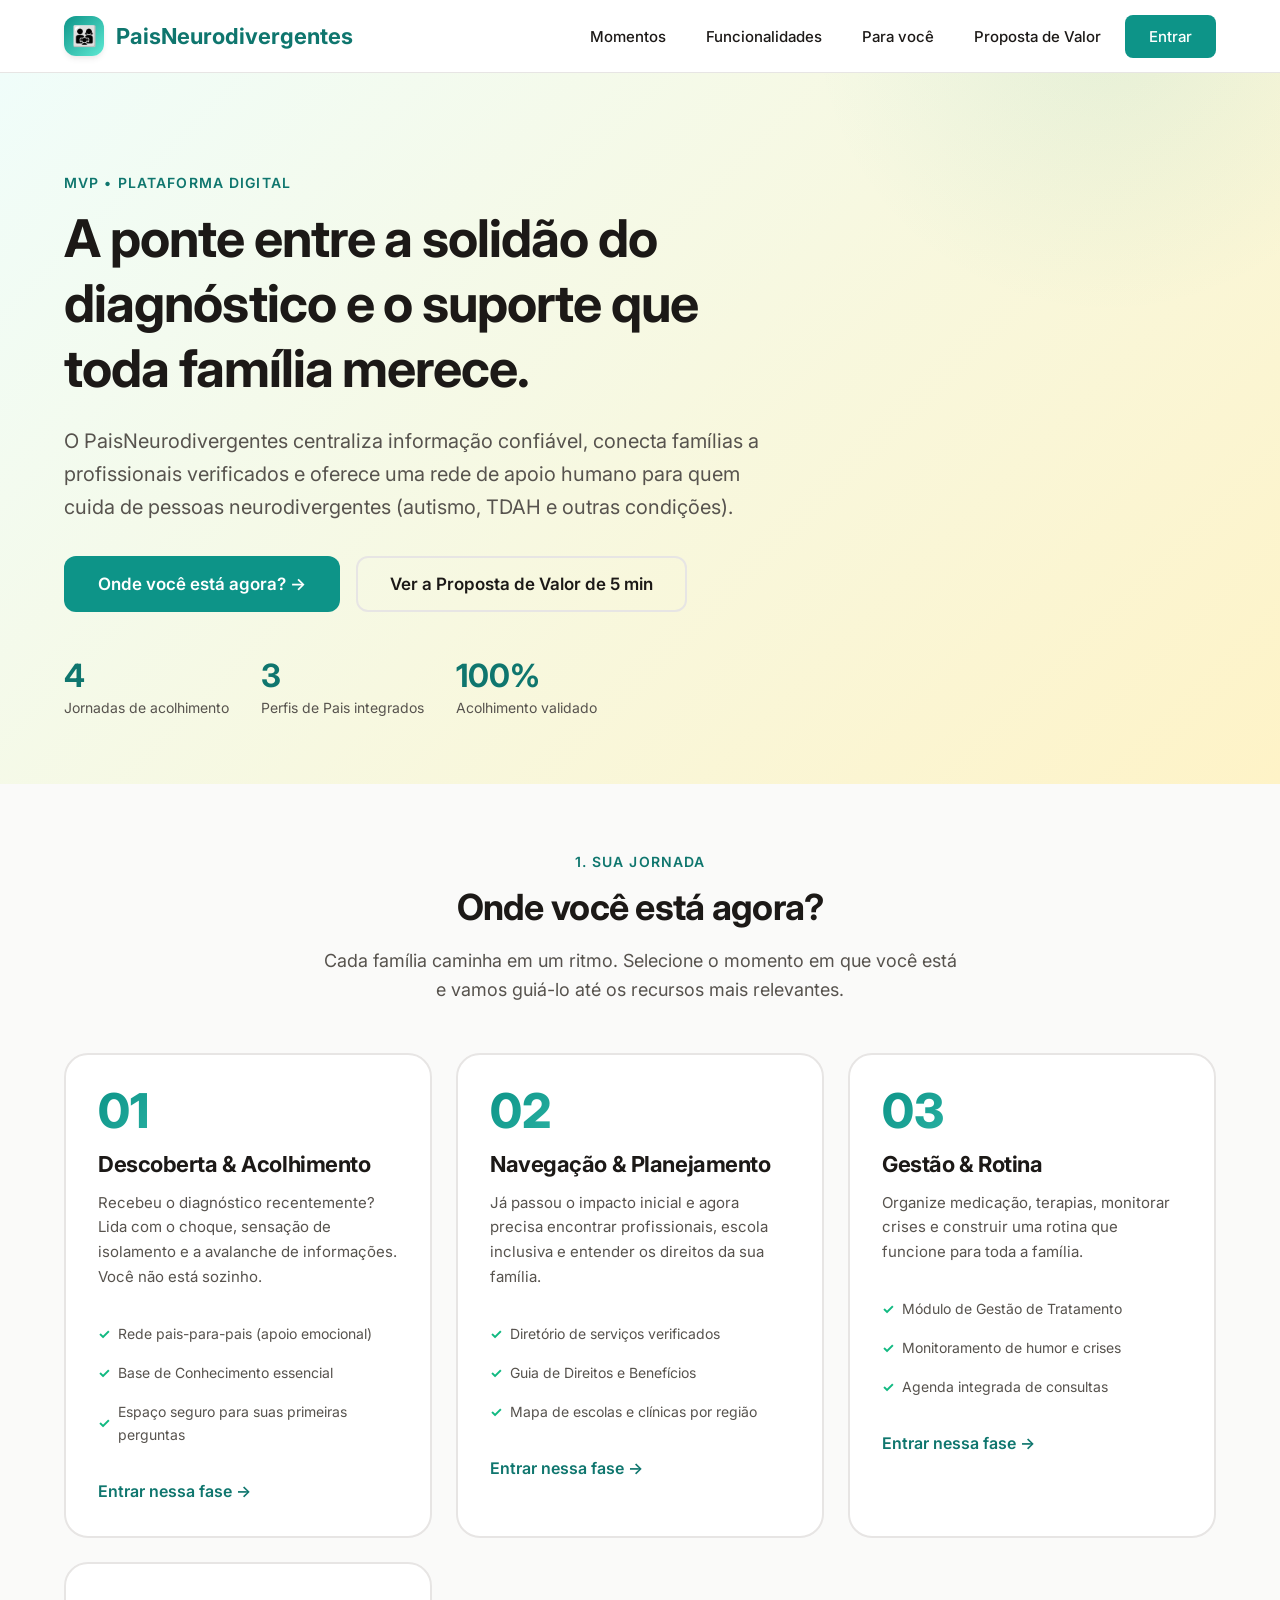
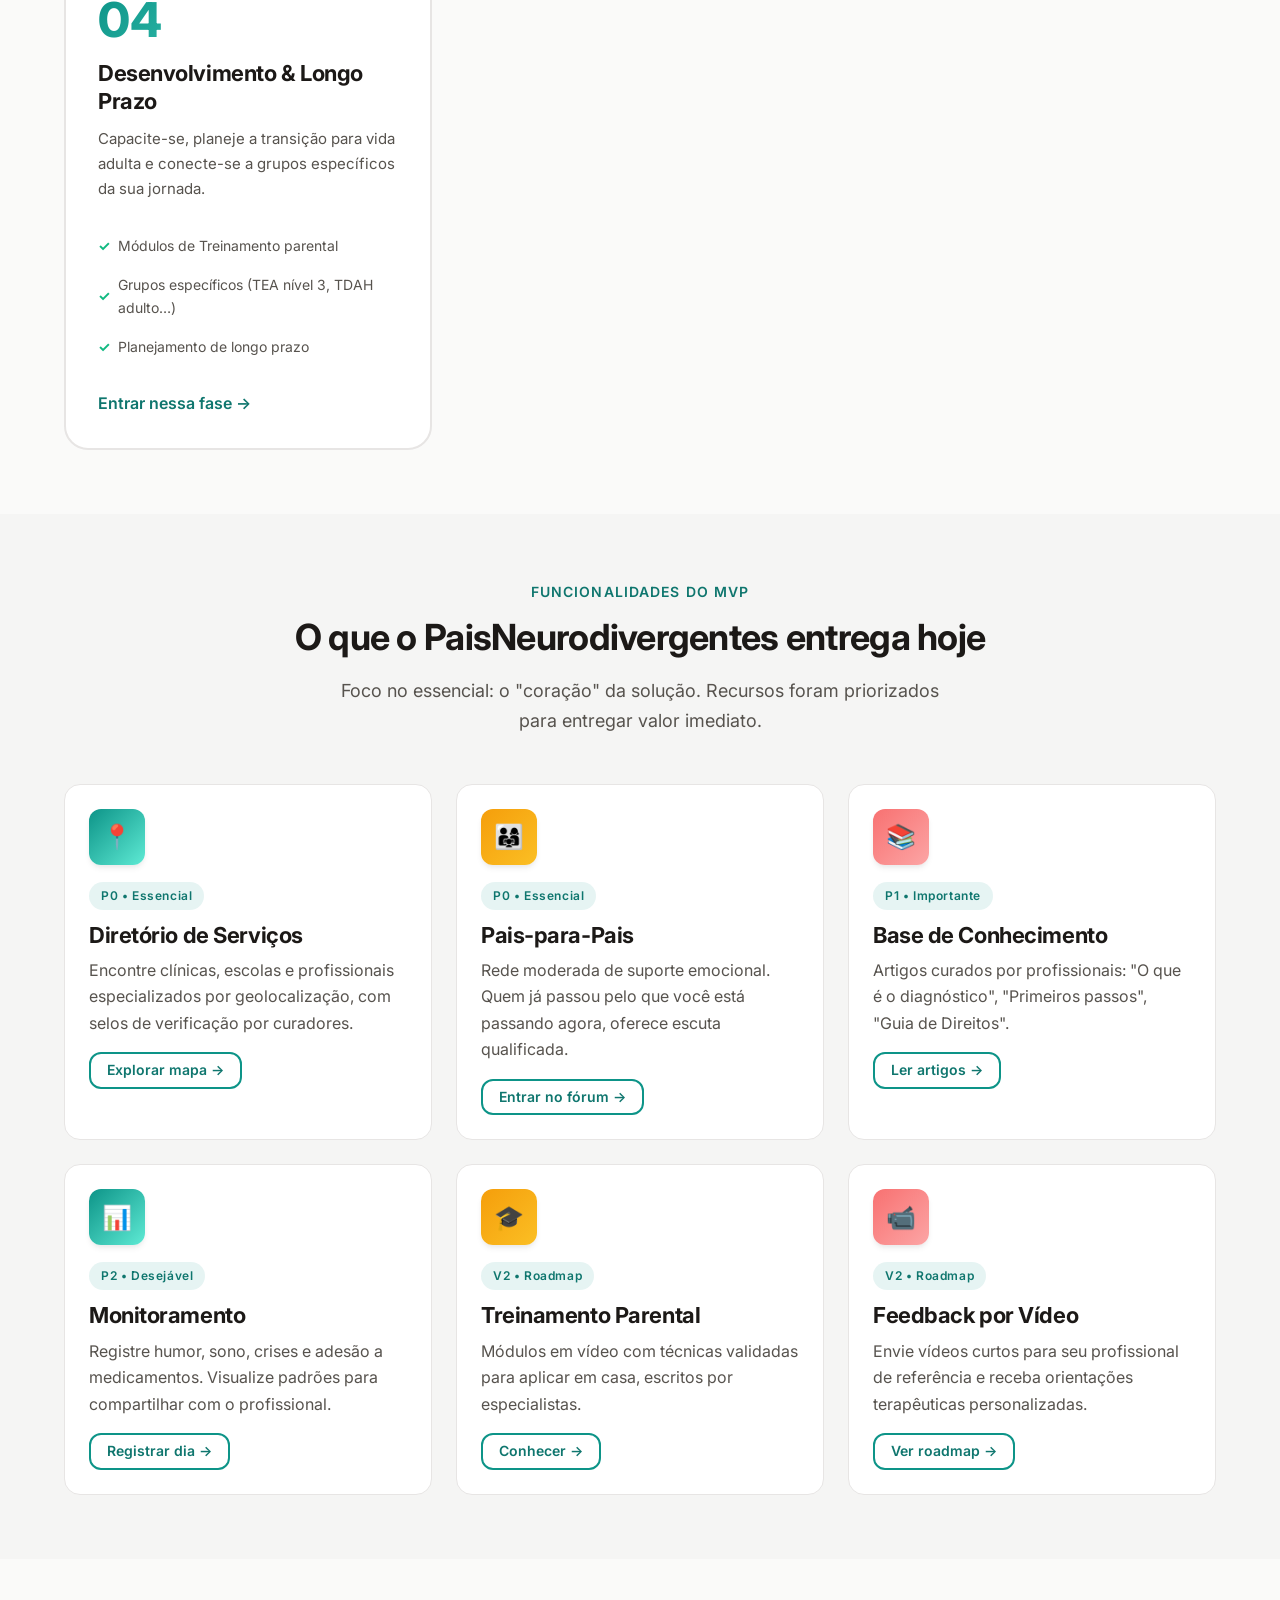
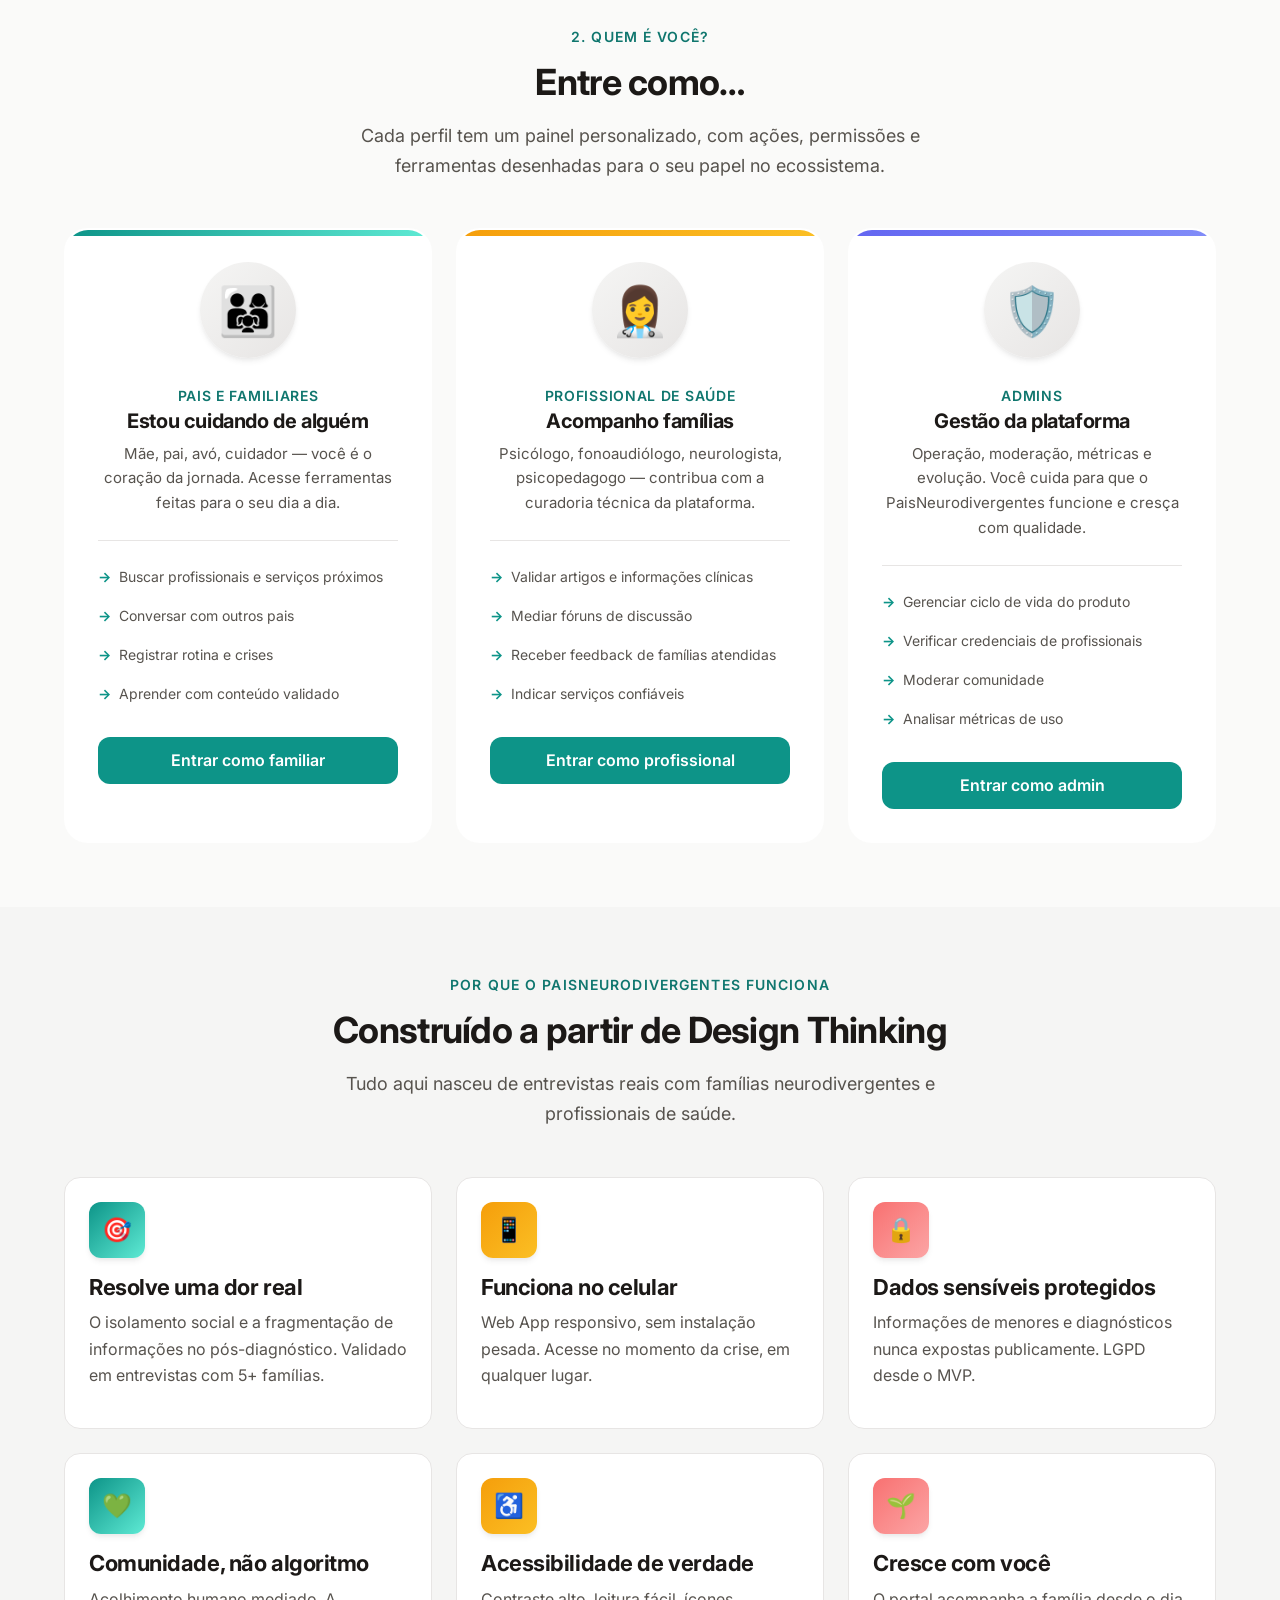
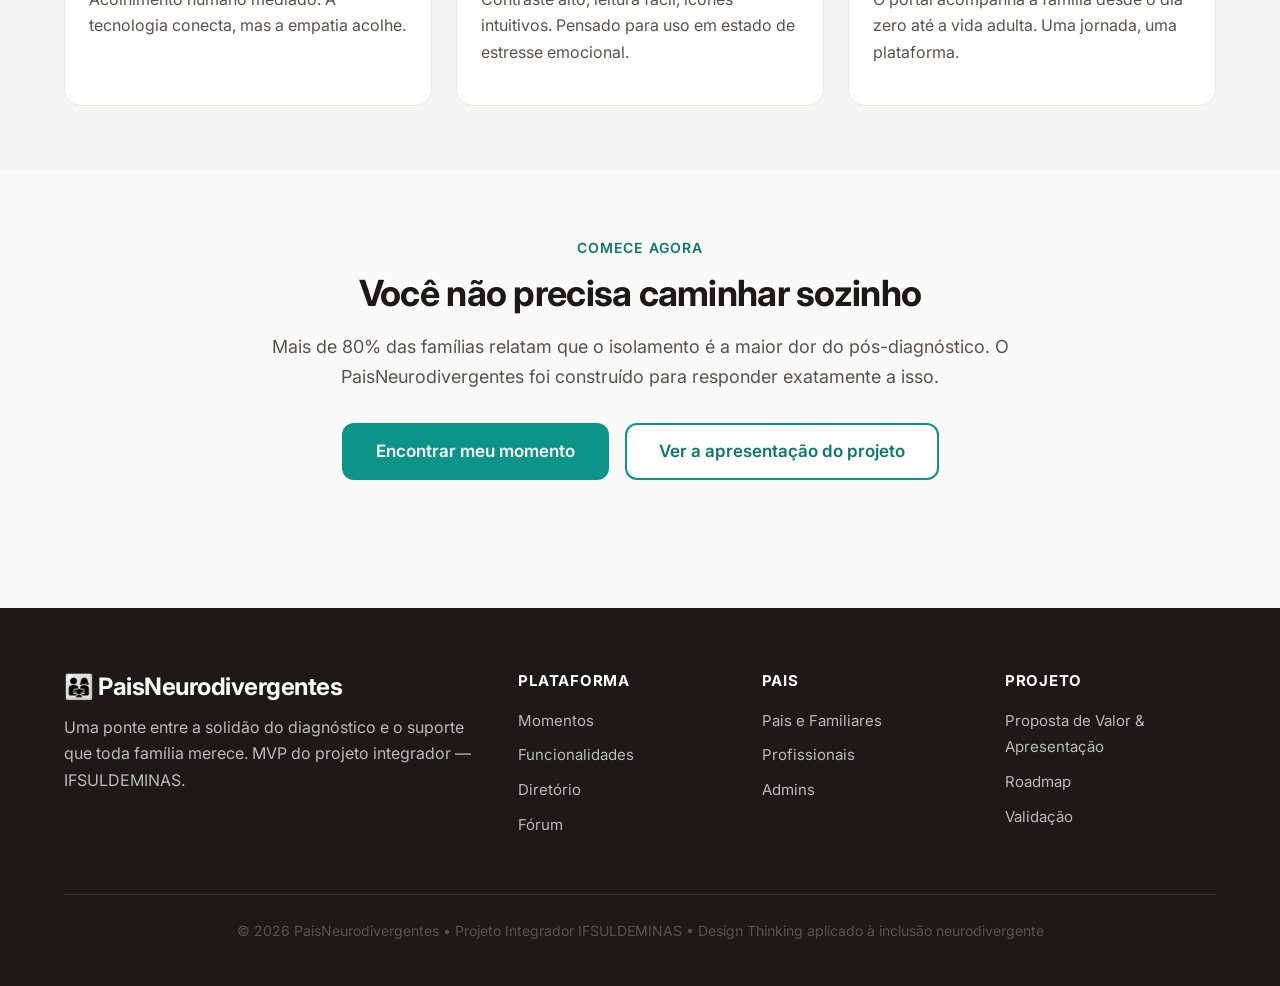
<file: index.html>
<!DOCTYPE html>
<html lang="pt-BR">
<head>
  <meta charset="UTF-8">
  <meta name="viewport" content="width=device-width, initial-scale=1.0">
  <title>PaisNeurodivergentes — A ponte entre a solidão do diagnóstico e o suporte que toda família merece</title>
  <meta name="description" content="Portal digital de apoio a famílias de pessoas neurodivergentes. Conectando pais, profissionais e serviços em uma jornada de acolhimento.">
  <link rel="stylesheet" href="css/styles.css">
  <link rel="preconnect" href="https://fonts.googleapis.com">
  <link rel="preconnect" href="https://fonts.gstatic.com" crossorigin>
  <link href="https://fonts.googleapis.com/css2?family=Inter:wght@400;500;600;700;800&display=swap" rel="stylesheet">
</head>
<body>
  <a href="#main" class="skip-link">Pular para conteúdo principal</a>

  <!-- Header -->
  <header class="site-header">
    <div class="container">
      <nav class="nav-bar" aria-label="Navegação principal">
        <a href="index.html" class="logo">
          <span class="logo-icon" aria-hidden="true">👨‍👩‍👧</span>
          <span>PaisNeurodivergentes</span>
        </a>

        <button class="menu-toggle" aria-label="Abrir menu" aria-expanded="false">
          <svg width="24" height="24" viewBox="0 0 24 24" fill="none" stroke="currentColor" stroke-width="2">
            <line x1="3" y1="6" x2="21" y2="6"></line>
            <line x1="3" y1="12" x2="21" y2="12"></line>
            <line x1="3" y1="18" x2="21" y2="18"></line>
          </svg>
        </button>

        <ul class="nav-links">
          <li><a href="#momentos">Momentos</a></li>
          <li><a href="#funcionalidades">Funcionalidades</a></li>
          <li><a href="#pais">Para você</a></li>
          <li><a href="pages/proposta-de-valor.html">Proposta de Valor</a></li>
          <li><a href="#pais" class="nav-cta">Entrar</a></li>
        </ul>
      </nav>
    </div>
  </header>

  <main id="main">
    <!-- Hero -->
    <section class="hero">
      <div class="container">
        <div class="hero-content fade-in">
          <span class="eyebrow">MVP • Plataforma Digital</span>
          <h1>A ponte entre a solidão do diagnóstico e o suporte que toda família merece.</h1>
          <p class="hero-tagline">
            O PaisNeurodivergentes centraliza informação confiável, conecta famílias a profissionais verificados e oferece uma rede de apoio humano para quem cuida de pessoas neurodivergentes (autismo, TDAH e outras condições).
          </p>

          <div class="hero-cta">
            <a href="#momentos" class="btn btn-primary btn-large">
              Onde você está agora? →
            </a>
            <a href="pages/proposta-de-valor.html" class="btn btn-ghost btn-large">
              Ver a Proposta de Valor de 5 min
            </a>
          </div>

          <div class="hero-stats">
            <div class="stat">
              <span class="stat-number">4</span>
              <span class="stat-label">Jornadas de acolhimento</span>
            </div>
            <div class="stat">
              <span class="stat-number">3</span>
              <span class="stat-label">Perfis de Pais integrados</span>
            </div>
            <div class="stat">
              <span class="stat-number">100%</span>
              <span class="stat-label">Acolhimento validado</span>
            </div>
          </div>
        </div>
      </div>
    </section>

    <!-- Onde você está agora? - Escolha do momento -->
    <section id="momentos">
      <div class="container">
        <div class="section-header">
          <span class="eyebrow">1. Sua jornada</span>
          <h2>Onde você está agora?</h2>
          <p>Cada família caminha em um ritmo. Selecione o momento em que você está e vamos guiá-lo até os recursos mais relevantes.</p>
        </div>

        <div class="grid grid-2">
          <a href="#" class="moment-card" data-moment="descoberta">
            <div class="moment-number">01</div>
            <h3>Descoberta &amp; Acolhimento</h3>
            <p>Recebeu o diagnóstico recentemente? Lida com o choque, sensação de isolamento e a avalanche de informações. Você não está sozinho.</p>
            <ul class="moment-features">
              <li>Rede pais-para-pais (apoio emocional)</li>
              <li>Base de Conhecimento essencial</li>
              <li>Espaço seguro para suas primeiras perguntas</li>
            </ul>
            <span class="card-arrow">Entrar nessa fase →</span>
          </a>

          <a href="#" class="moment-card" data-moment="navegacao">
            <div class="moment-number">02</div>
            <h3>Navegação &amp; Planejamento</h3>
            <p>Já passou o impacto inicial e agora precisa encontrar profissionais, escola inclusiva e entender os direitos da sua família.</p>
            <ul class="moment-features">
              <li>Diretório de serviços verificados</li>
              <li>Guia de Direitos e Benefícios</li>
              <li>Mapa de escolas e clínicas por região</li>
            </ul>
            <span class="card-arrow">Entrar nessa fase →</span>
          </a>

          <a href="#" class="moment-card" data-moment="gestao">
            <div class="moment-number">03</div>
            <h3>Gestão &amp; Rotina</h3>
            <p>Organize medicação, terapias, monitorar crises e construir uma rotina que funcione para toda a família.</p>
            <ul class="moment-features">
              <li>Módulo de Gestão de Tratamento</li>
              <li>Monitoramento de humor e crises</li>
              <li>Agenda integrada de consultas</li>
            </ul>
            <span class="card-arrow">Entrar nessa fase →</span>
          </a>

          <a href="#" class="moment-card" data-moment="desenvolvimento">
            <div class="moment-number">04</div>
            <h3>Desenvolvimento &amp; Longo Prazo</h3>
            <p>Capacite-se, planeje a transição para vida adulta e conecte-se a grupos específicos da sua jornada.</p>
            <ul class="moment-features">
              <li>Módulos de Treinamento parental</li>
              <li>Grupos específicos (TEA nível 3, TDAH adulto…)</li>
              <li>Planejamento de longo prazo</li>
            </ul>
            <span class="card-arrow">Entrar nessa fase →</span>
          </a>
        </div>
      </div>
    </section>

    <!-- Funcionalidades principais -->
    <section id="funcionalidades" class="feature-section bg-soft">
      <div class="container">
        <div class="section-header">
          <span class="eyebrow">Funcionalidades do MVP</span>
          <h2>O que o PaisNeurodivergentes entrega hoje</h2>
          <p>Foco no essencial: o "coração" da solução. Recursos foram priorizados para entregar valor imediato.</p>
        </div>

        <div class="grid grid-3">
          <article class="card">
            <div class="card-icon">📍</div>
            <span class="card-tag">P0 • Essencial</span>
            <h3>Diretório de Serviços</h3>
            <p>Encontre clínicas, escolas e profissionais especializados por geolocalização, com selos de verificação por curadores.</p>
            <a href="pages/diretorio.html" class="btn btn-secondary btn-small">Explorar mapa →</a>
          </article>

          <article class="card">
            <div class="card-icon warm">👨‍👩‍👧</div>
            <span class="card-tag">P0 • Essencial</span>
            <h3>Pais-para-Pais</h3>
            <p>Rede moderada de suporte emocional. Quem já passou pelo que você está passando agora, oferece escuta qualificada.</p>
            <a href="pages/forum.html" class="btn btn-secondary btn-small">Entrar no fórum →</a>
          </article>

          <article class="card">
            <div class="card-icon coral">📚</div>
            <span class="card-tag">P1 • Importante</span>
            <h3>Base de Conhecimento</h3>
            <p>Artigos curados por profissionais: "O que é o diagnóstico", "Primeiros passos", "Guia de Direitos".</p>
            <a href="pages/base-conhecimento.html" class="btn btn-secondary btn-small">Ler artigos →</a>
          </article>

          <article class="card">
            <div class="card-icon">📊</div>
            <span class="card-tag">P2 • Desejável</span>
            <h3>Monitoramento</h3>
            <p>Registre humor, sono, crises e adesão a medicamentos. Visualize padrões para compartilhar com o profissional.</p>
            <a href="pages/monitoramento.html" class="btn btn-secondary btn-small">Registrar dia →</a>
          </article>

          <article class="card">
            <div class="card-icon warm">🎓</div>
            <span class="card-tag">V2 • Roadmap</span>
            <h3>Treinamento Parental</h3>
            <p>Módulos em vídeo com técnicas validadas para aplicar em casa, escritos por especialistas.</p>
            <a href="pages/fase-desenvolvimento.html" class="btn btn-secondary btn-small">Conhecer →</a>
          </article>

          <article class="card">
            <div class="card-icon coral">📹</div>
            <span class="card-tag">V2 • Roadmap</span>
            <h3>Feedback por Vídeo</h3>
            <p>Envie vídeos curtos para seu profissional de referência e receba orientações terapêuticas personalizadas.</p>
            <a href="pages/proposta-de-valor.html#roadmap" class="btn btn-secondary btn-small">Ver roadmap →</a>
          </article>
        </div>
      </div>
    </section>

    <!-- Pais - Escolha quem é você -->
    <section id="pais">
      <div class="container">
        <div class="section-header">
          <span class="eyebrow">2. Quem é você?</span>
          <h2>Entre como…</h2>
          <p>Cada perfil tem um painel personalizado, com ações, permissões e ferramentas desenhadas para o seu papel no ecossistema.</p>
        </div>

        <div class="grid grid-3">
          <a href="#" class="persona-card pais" data-persona="pais">
            <div class="persona-avatar" aria-hidden="true">👨‍👩‍👧</div>
            <span class="persona-role">Pais e Familiares</span>
            <h3>Estou cuidando de alguém</h3>
            <p>Mãe, pai, avó, cuidador — você é o coração da jornada. Acesse ferramentas feitas para o seu dia a dia.</p>
            <ul class="persona-tasks">
              <li>Buscar profissionais e serviços próximos</li>
              <li>Conversar com outros pais</li>
              <li>Registrar rotina e crises</li>
              <li>Aprender com conteúdo validado</li>
            </ul>
            <span class="btn btn-primary btn-block" style="margin-top: var(--space-6);">Entrar como familiar</span>
          </a>

          <a href="#" class="persona-card profissional" data-persona="profissional">
            <div class="persona-avatar" aria-hidden="true">👩‍⚕️</div>
            <span class="persona-role">Profissional de Saúde</span>
            <h3>Acompanho famílias</h3>
            <p>Psicólogo, fonoaudiólogo, neurologista, psicopedagogo — contribua com a curadoria técnica da plataforma.</p>
            <ul class="persona-tasks">
              <li>Validar artigos e informações clínicas</li>
              <li>Mediar fóruns de discussão</li>
              <li>Receber feedback de famílias atendidas</li>
              <li>Indicar serviços confiáveis</li>
            </ul>
            <span class="btn btn-primary btn-block" style="margin-top: var(--space-6);">Entrar como profissional</span>
          </a>

          <a href="#" class="persona-card admin" data-persona="admin">
            <div class="persona-avatar" aria-hidden="true">🛡️</div>
            <span class="persona-role">Admins</span>
            <h3>Gestão da plataforma</h3>
            <p>Operação, moderação, métricas e evolução. Você cuida para que o PaisNeurodivergentes funcione e cresça com qualidade.</p>
            <ul class="persona-tasks">
              <li>Gerenciar ciclo de vida do produto</li>
              <li>Verificar credenciais de profissionais</li>
              <li>Moderar comunidade</li>
              <li>Analisar métricas de uso</li>
            </ul>
            <span class="btn btn-primary btn-block" style="margin-top: var(--space-6);">Entrar como admin</span>
          </a>
        </div>
      </div>
    </section>

    <!-- Como funciona / Diferenciais -->
    <section class="bg-soft">
      <div class="container">
        <div class="section-header">
          <span class="eyebrow">Por que o PaisNeurodivergentes funciona</span>
          <h2>Construído a partir de Design Thinking</h2>
          <p>Tudo aqui nasceu de entrevistas reais com famílias neurodivergentes e profissionais de saúde.</p>
        </div>

        <div class="grid grid-3">
          <div class="card">
            <div class="card-icon">🎯</div>
            <h3>Resolve uma dor real</h3>
            <p>O isolamento social e a fragmentação de informações no pós-diagnóstico. Validado em entrevistas com 5+ famílias.</p>
          </div>

          <div class="card">
            <div class="card-icon warm">📱</div>
            <h3>Funciona no celular</h3>
            <p>Web App responsivo, sem instalação pesada. Acesse no momento da crise, em qualquer lugar.</p>
          </div>

          <div class="card">
            <div class="card-icon coral">🔒</div>
            <h3>Dados sensíveis protegidos</h3>
            <p>Informações de menores e diagnósticos nunca expostas publicamente. LGPD desde o MVP.</p>
          </div>

          <div class="card">
            <div class="card-icon">💚</div>
            <h3>Comunidade, não algoritmo</h3>
            <p>Acolhimento humano mediado. A tecnologia conecta, mas a empatia acolhe.</p>
          </div>

          <div class="card">
            <div class="card-icon warm">♿</div>
            <h3>Acessibilidade de verdade</h3>
            <p>Contraste alto, leitura fácil, ícones intuitivos. Pensado para uso em estado de estresse emocional.</p>
          </div>

          <div class="card">
            <div class="card-icon coral">🌱</div>
            <h3>Cresce com você</h3>
            <p>O portal acompanha a família desde o dia zero até a vida adulta. Uma jornada, uma plataforma.</p>
          </div>
        </div>
      </div>
    </section>

    <!-- CTA Final -->
    <section>
      <div class="container container-narrow text-center">
        <span class="eyebrow">Comece agora</span>
        <h2>Você não precisa caminhar sozinho</h2>
        <p style="font-size: 1.125rem; margin-bottom: var(--space-8);">
          Mais de 80% das famílias relatam que o isolamento é a maior dor do pós-diagnóstico. O PaisNeurodivergentes foi construído para responder exatamente a isso.
        </p>
        <div class="hero-cta" style="justify-content: center;">
          <a href="#momentos" class="btn btn-primary btn-large">Encontrar meu momento</a>
          <a href="pages/proposta-de-valor.html" class="btn btn-secondary btn-large">Ver a apresentação do projeto</a>
        </div>
      </div>
    </section>
  </main>

  <!-- Footer -->
  <footer class="site-footer">
    <div class="container">
      <div class="footer-grid">
        <div class="footer-brand">
          <h4>👨‍👩‍👧 PaisNeurodivergentes</h4>
          <p>Uma ponte entre a solidão do diagnóstico e o suporte que toda família merece. MVP do projeto integrador — IFSULDEMINAS.</p>
        </div>
        <div class="footer-col">
          <h5>Plataforma</h5>
          <ul>
            <li><a href="#momentos">Momentos</a></li>
            <li><a href="#funcionalidades">Funcionalidades</a></li>
            <li><a href="pages/diretorio.html">Diretório</a></li>
            <li><a href="pages/forum.html">Fórum</a></li>
          </ul>
        </div>
        <div class="footer-col">
          <h5>Pais</h5>
          <ul>
            <li><a href="pages/painel-pais.html">Pais e Familiares</a></li>
            <li><a href="pages/painel-profissional.html">Profissionais</a></li>
            <li><a href="pages/painel-admin.html">Admins</a></li>
          </ul>
        </div>
        <div class="footer-col">
          <h5>Projeto</h5>
          <ul>
            <li><a href="pages/proposta-de-valor.html">Proposta de Valor &amp; Apresentação</a></li>
            <li><a href="#funcionalidades">Roadmap</a></li>
            <li><a href="#momentos">Validação</a></li>
          </ul>
        </div>
      </div>
      <div class="footer-bottom">
        <p>© 2026 PaisNeurodivergentes • Projeto Integrador IFSULDEMINAS • Design Thinking aplicado à inclusão neurodivergente</p>
      </div>
    </div>
  </footer>

  <script src="js/main.js"></script>
</body>
</html>
</file>
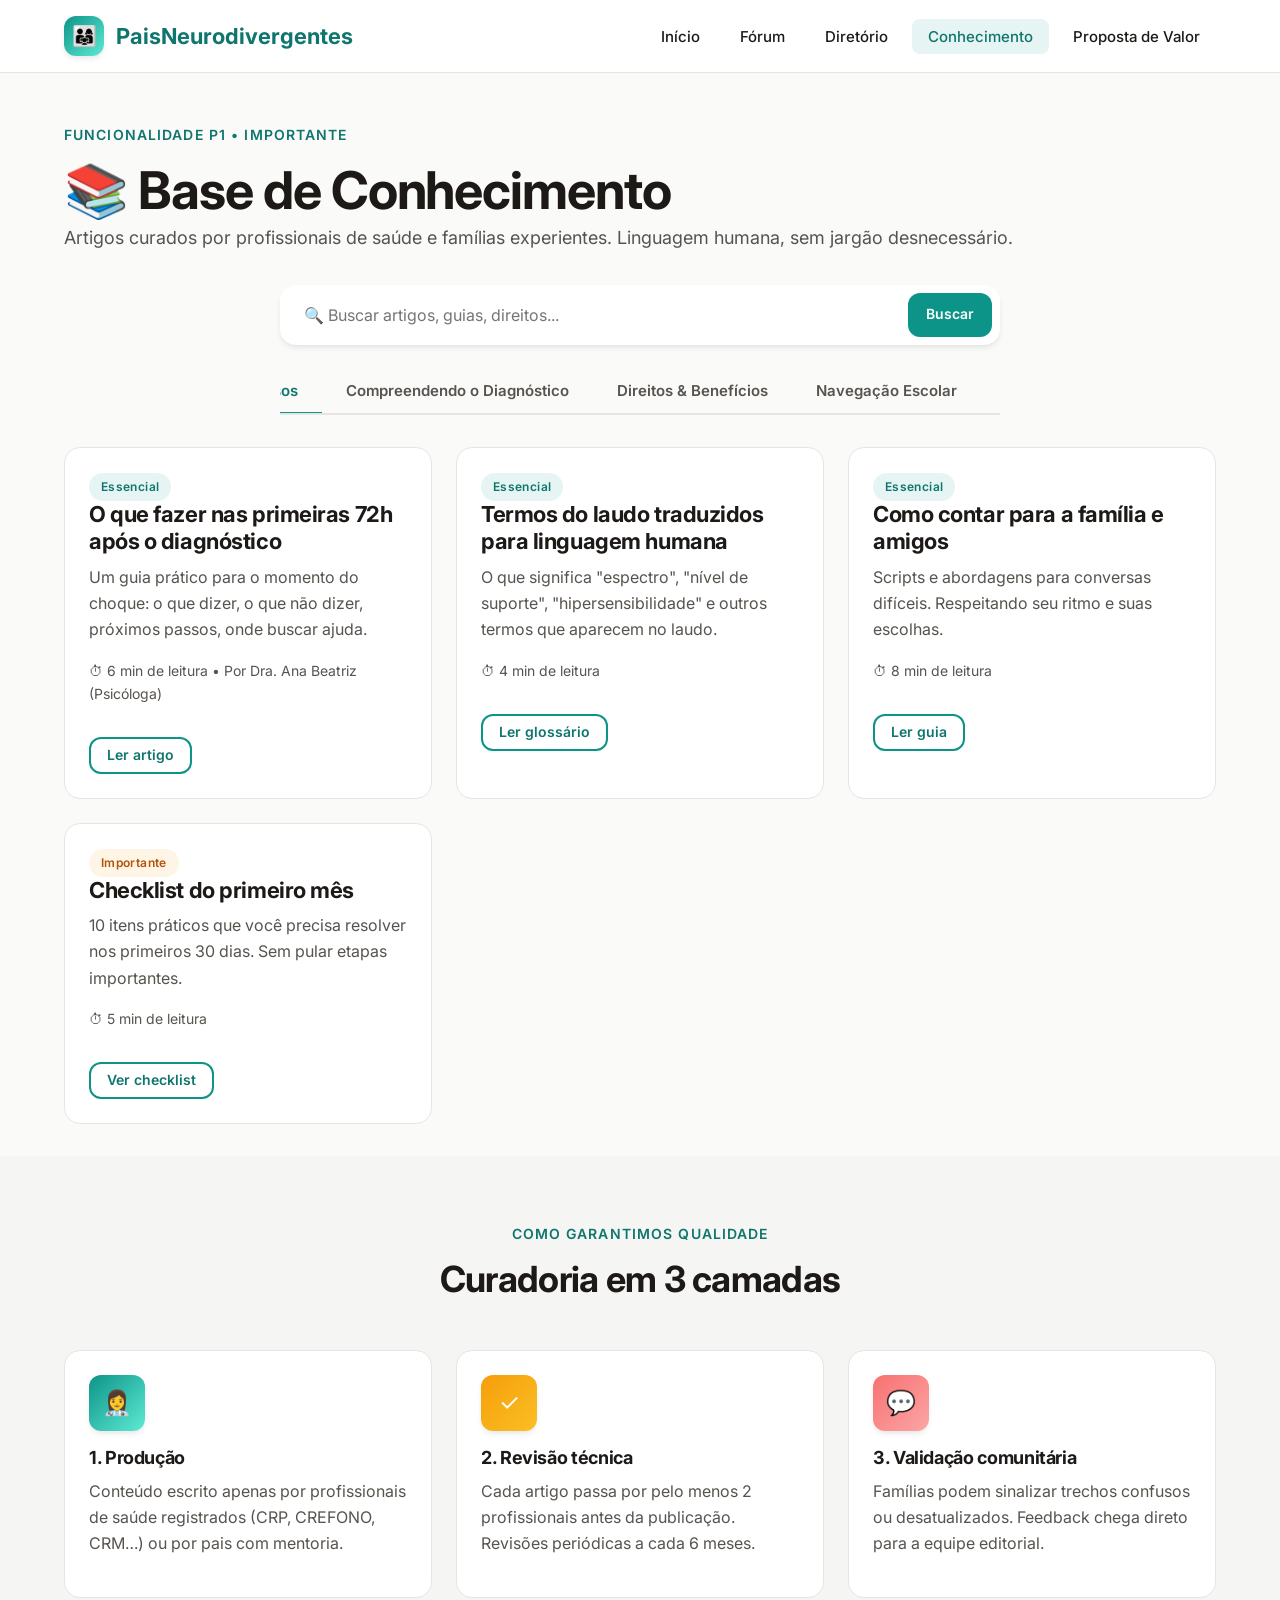
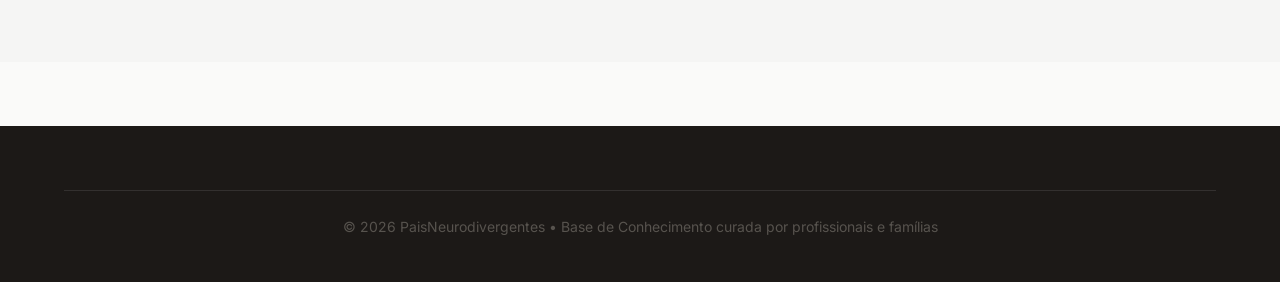
<file: pages/base-conhecimento.html>
<!DOCTYPE html>
<html lang="pt-BR">
<head>
  <meta charset="UTF-8">
  <meta name="viewport" content="width=device-width, initial-scale=1.0">
  <title>Base de Conhecimento | PaisNeurodivergentes</title>
  <link rel="stylesheet" href="../css/styles.css">
  <link href="https://fonts.googleapis.com/css2?family=Inter:wght@400;500;600;700;800&display=swap" rel="stylesheet">
</head>
<body>
  <a href="#main" class="skip-link">Pular para conteúdo principal</a>

  <header class="site-header">
    <div class="container">
      <nav class="nav-bar">
        <a href="../index.html" class="logo"><span class="logo-icon">👨‍👩‍👧</span><span>PaisNeurodivergentes</span></a>
        <button class="menu-toggle" aria-label="Abrir menu">
          <svg width="24" height="24" viewBox="0 0 24 24" fill="none" stroke="currentColor" stroke-width="2">
            <line x1="3" y1="6" x2="21" y2="6"></line><line x1="3" y1="12" x2="21" y2="12"></line><line x1="3" y1="18" x2="21" y2="18"></line>
          </svg>
        </button>
        <ul class="nav-links">
          <li><a href="../index.html">Início</a></li>
          <li><a href="forum.html">Fórum</a></li>
          <li><a href="diretorio.html">Diretório</a></li>
          <li><a href="base-conhecimento.html" class="active">Conhecimento</a></li>
          <li><a href="proposta-de-valor.html">Proposta de Valor</a></li>
        </ul>
      </nav>
    </div>
  </header>

  <main id="main">
    <section style="padding: var(--space-12) 0 var(--space-8);">
      <div class="container">
        <span class="eyebrow">Funcionalidade P1 • Importante</span>
        <h1>📚 Base de Conhecimento</h1>
        <p style="font-size: 1.125rem;">Artigos curados por profissionais de saúde e famílias experientes. Linguagem humana, sem jargão desnecessário.</p>

        <!-- Search -->
        <div class="search-bar" style="margin: var(--space-8) auto var(--space-6);">
          <input type="text" placeholder="🔍 Buscar artigos, guias, direitos...">
          <button class="btn btn-primary btn-small">Buscar</button>
        </div>

        <!-- Tabs -->
        <div data-tab-group>
          <div class="tabs" style="max-width: 720px; margin: 0 auto var(--space-8); justify-content: center;">
            <button class="tab active" data-tab="primeiros">Primeiros Passos</button>
            <button class="tab" data-tab="compreender">Compreendendo o Diagnóstico</button>
            <button class="tab" data-tab="direitos" id="direitos">Direitos &amp; Benefícios</button>
            <button class="tab" data-tab="escola" id="escola">Navegação Escolar</button>
            <button class="tab" data-tab="familia">Para a Família</button>
          </div>

          <div class="tab-panel active" data-tab-panel="primeiros">
            <div class="grid grid-2">
              <article class="card">
                <span class="badge badge-primary">Essencial</span>
                <h3>O que fazer nas primeiras 72h após o diagnóstico</h3>
                <p>Um guia prático para o momento do choque: o que dizer, o que não dizer, próximos passos, onde buscar ajuda.</p>
                <p class="text-soft" style="font-size: 0.875rem; margin-top: var(--space-4);">⏱ 6 min de leitura • Por Dra. Ana Beatriz (Psicóloga)</p>
                <a href="#" class="btn btn-secondary btn-small mt-4">Ler artigo</a>
              </article>

              <article class="card">
                <span class="badge badge-primary">Essencial</span>
                <h3>Termos do laudo traduzidos para linguagem humana</h3>
                <p>O que significa "espectro", "nível de suporte", "hipersensibilidade" e outros termos que aparecem no laudo.</p>
                <p class="text-soft" style="font-size: 0.875rem; margin-top: var(--space-4);">⏱ 4 min de leitura</p>
                <a href="#" class="btn btn-secondary btn-small mt-4">Ler glossário</a>
              </article>

              <article class="card">
                <span class="badge badge-primary">Essencial</span>
                <h3>Como contar para a família e amigos</h3>
                <p>Scripts e abordagens para conversas difíceis. Respeitando seu ritmo e suas escolhas.</p>
                <p class="text-soft" style="font-size: 0.875rem; margin-top: var(--space-4);">⏱ 8 min de leitura</p>
                <a href="#" class="btn btn-secondary btn-small mt-4">Ler guia</a>
              </article>

              <article class="card">
                <span class="badge badge-warm">Importante</span>
                <h3>Checklist do primeiro mês</h3>
                <p>10 itens práticos que você precisa resolver nos primeiros 30 dias. Sem pular etapas importantes.</p>
                <p class="text-soft" style="font-size: 0.875rem; margin-top: var(--space-4);">⏱ 5 min de leitura</p>
                <a href="#" class="btn btn-secondary btn-small mt-4">Ver checklist</a>
              </article>
            </div>
          </div>

          <div class="tab-panel" data-tab-panel="compreender">
            <div class="grid grid-2">
              <article class="card">
                <span class="badge badge-primary">Compreensão</span>
                <h3>TEA: o que a ciência sabe hoje</h3>
                <p>Transtorno do Espectro Autista: causas conhecidas, o que NÃO causa, e como o cérebro se organiza diferente.</p>
                <p class="text-soft" style="font-size: 0.875rem; margin-top: var(--space-4);">⏱ 12 min de leitura</p>
                <a href="#" class="btn btn-secondary btn-small mt-4">Ler artigo</a>
              </article>

              <article class="card">
                <span class="badge badge-primary">Compreensão</span>
                <h3>TDAH em crianças, adolescentes e adultos</h3>
                <p>Como o Transtorno de Déficit de Atenção se manifesta em diferentes idades. Muito além de "ser agitado".</p>
                <p class="text-soft" style="font-size: 0.875rem; margin-top: var(--space-4);">⏱ 10 min de leitura</p>
                <a href="#" class="btn btn-secondary btn-small mt-4">Ler artigo</a>
              </article>

              <article class="card">
                <span class="badge badge-primary">Compreensão</span>
                <h3>Duplo diagnóstico: TEA + TDAH</h3>
                <p>Quando os dois transtornos coexistem, como ficam os sintomas, o tratamento e a rotina.</p>
                <p class="text-soft" style="font-size: 0.875rem; margin-top: var(--space-4);">⏱ 9 min de leitura</p>
                <a href="#" class="btn btn-secondary btn-small mt-4">Ler artigo</a>
              </article>

              <article class="card">
                <span class="badge badge-warm">Importante</span>
                <h3>Altas habilidades + neurodivergência</h3>
                <p>Quando a criança é "inteligente demais" mas enfrenta desafios. Como identificar e apoiar.</p>
                <p class="text-soft" style="font-size: 0.875rem; margin-top: var(--space-4);">⏱ 7 min de leitura</p>
                <a href="#" class="btn btn-secondary btn-small mt-4">Ler artigo</a>
              </article>
            </div>
          </div>

          <div class="tab-panel" data-tab-panel="direitos">
            <div class="grid grid-2">
              <article class="card">
                <span class="badge badge-success">Direito</span>
                <h3>BPC: Benefício de Prestação Continuada</h3>
                <p>Quem tem direito, como solicitar, quais documentos reunir. R$ 1.518,00/mês (2026).</p>
                <p class="text-soft" style="font-size: 0.875rem; margin-top: var(--space-4);">⏱ 8 min • Por Dr. Marcos Pereira (Advogado)</p>
                <a href="#" class="btn btn-secondary btn-small mt-4">Ler guia completo</a>
              </article>

              <article class="card">
                <span class="badge badge-success">Direito</span>
                <h3>Matrícula garantida em escola regular</h3>
                <p>Lei Brasileira de Inclusão (13.146/2015): o que é, como acionar, o que fazer se a escola recusar.</p>
                <p class="text-soft" style="font-size: 0.875rem; margin-top: var(--space-4);">⏱ 10 min de leitura</p>
                <a href="#" class="btn btn-secondary btn-small mt-4">Ler artigo</a>
              </article>

              <article class="card">
                <span class="badge badge-success">Direito</span>
                <h3>Isenção de IPI em veículos</h3>
                <p>Para pessoas com TEA, TDAH ou outras condições. Como comprar carro com isenção.</p>
                <p class="text-soft" style="font-size: 0.875rem; margin-top: var(--space-4);">⏱ 6 min de leitura</p>
                <a href="#" class="btn btn-secondary btn-small mt-4">Ler guia</a>
              </article>

              <article class="card">
                <span class="badge badge-success">Direito</span>
                <h3>Passe livre interestadual</h3>
                <p>Para tratamento fora do município. Quem tem direito e como solicitar.</p>
                <p class="text-soft" style="font-size: 0.875rem; margin-top: var(--space-4);">⏱ 5 min de leitura</p>
                <a href="#" class="btn btn-secondary btn-small mt-4">Ler guia</a>
              </article>

              <article class="card">
                <span class="badge badge-warm">Modelo</span>
                <h3>📄 Modelo de carta para solicitar mediador escolar</h3>
                <p>Documento pronto para adaptar e enviar à escola. Em PDF editável.</p>
                <a href="#" class="btn btn-primary btn-small mt-4">Baixar modelo (PDF)</a>
              </article>

              <article class="card">
                <span class="badge badge-warm">Modelo</span>
                <h3>📄 Modelo de recurso contra recusa de matrícula</h3>
                <p>Para quando a escola negar vaga. Passo a passo jurídico simplificado.</p>
                <a href="#" class="btn btn-primary btn-small mt-4">Baixar modelo (PDF)</a>
              </article>
            </div>
          </div>

          <div class="tab-panel" data-tab-panel="escola">
            <div class="grid grid-2">
              <article class="card">
                <span class="badge badge-primary">Escola</span>
                <h3>Como funciona o PEI (Plano Educacional Individualizado)</h3>
                <p>O que é, como solicitar, como construir junto com a escola. Inclui modelo.</p>
                <a href="#" class="btn btn-secondary btn-small mt-4">Ler artigo</a>
              </article>

              <article class="card">
                <span class="badge badge-primary">Escola</span>
                <h3>Mediador escolar: direitos e como pedir</h3>
                <p>Quem tem direito, quem paga, como funciona a mediação na sala de aula.</p>
                <a href="#" class="btn btn-secondary btn-small mt-4">Ler guia</a>
              </article>

              <article class="card">
                <span class="badge badge-coral">Urgente</span>
                <h3>Escola recusou matrícula: o que fazer AGORA</h3>
                <p>Passo a passo emergencial com base na legislação. Modelo de recurso incluso.</p>
                <a href="#" class="btn btn-primary btn-small mt-4">Ler guia urgente</a>
              </article>

              <article class="card">
                <span class="badge badge-warm">Lista</span>
                <h3>Escolas inclusivas verificadas (em construção)</h3>
                <p>Lista curada por famílias e profissionais. Em breve: filtrar por estado.</p>
                <a href="#" class="btn btn-secondary btn-small mt-4">Ver lista</a>
              </article>
            </div>
          </div>

          <div class="tab-panel" data-tab-panel="familia">
            <div class="grid grid-2">
              <article class="card">
                <span class="badge badge-warm">Emocional</span>
                <h3>Culpa: como lidar com esse sentimento</h3>
                <p>Texto terapêutico sobre a culpa comum em mães/pais. Por que ela aparece e como acolhê-la.</p>
                <a href="#" class="btn btn-secondary btn-small mt-4">Ler texto</a>
              </article>

              <article class="card">
                <span class="badge badge-warm">Emocional</span>
                <h3>Autocuidado do cuidador (sem culpa)</h3>
                <p>Por que você não pode servir de um copo vazio. Estratégias práticas.</p>
                <a href="#" class="btn btn-secondary btn-small mt-4">Ler artigo</a>
              </article>

              <article class="card">
                <span class="badge badge-primary">Relacionamento</span>
                <h3>Casal: como manter a parceria nessa jornada</h3>
                <p>Comunicação não-violenta aplicada à parentalidade neurodivergente.</p>
                <a href="#" class="btn btn-secondary btn-small mt-4">Ler artigo</a>
              </article>

              <article class="card">
                <span class="badge badge-primary">Irmãos</span>
                <h3>Os outros filhos: como acolhê-los também</h3>
                <p>Quando um irmão tem TEA/TDAH e o outro não. Como evitar negligência afetiva reversa.</p>
                <a href="#" class="btn btn-secondary btn-small mt-4">Ler artigo</a>
              </article>
            </div>
          </div>
        </div>
      </div>
    </section>

    <!-- Curadoria -->
    <section class="bg-soft">
      <div class="container">
        <div class="section-header">
          <span class="eyebrow">Como garantimos qualidade</span>
          <h2>Curadoria em 3 camadas</h2>
        </div>
        <div class="grid grid-3">
          <div class="card">
            <div class="card-icon">👩‍⚕️</div>
            <h4>1. Produção</h4>
            <p>Conteúdo escrito apenas por profissionais de saúde registrados (CRP, CREFONO, CRM…) ou por pais com mentoria.</p>
          </div>
          <div class="card">
            <div class="card-icon warm">✓</div>
            <h4>2. Revisão técnica</h4>
            <p>Cada artigo passa por pelo menos 2 profissionais antes da publicação. Revisões periódicas a cada 6 meses.</p>
          </div>
          <div class="card">
            <div class="card-icon coral">💬</div>
            <h4>3. Validação comunitária</h4>
            <p>Famílias podem sinalizar trechos confusos ou desatualizados. Feedback chega direto para a equipe editorial.</p>
          </div>
        </div>
      </div>
    </section>
  </main>

  <footer class="site-footer">
    <div class="container">
      <div class="footer-bottom">
        <p>© 2026 PaisNeurodivergentes • Base de Conhecimento curada por profissionais e famílias</p>
      </div>
    </div>
  </footer>

  <script src="../js/main.js"></script>
</body>
</html>
</file>
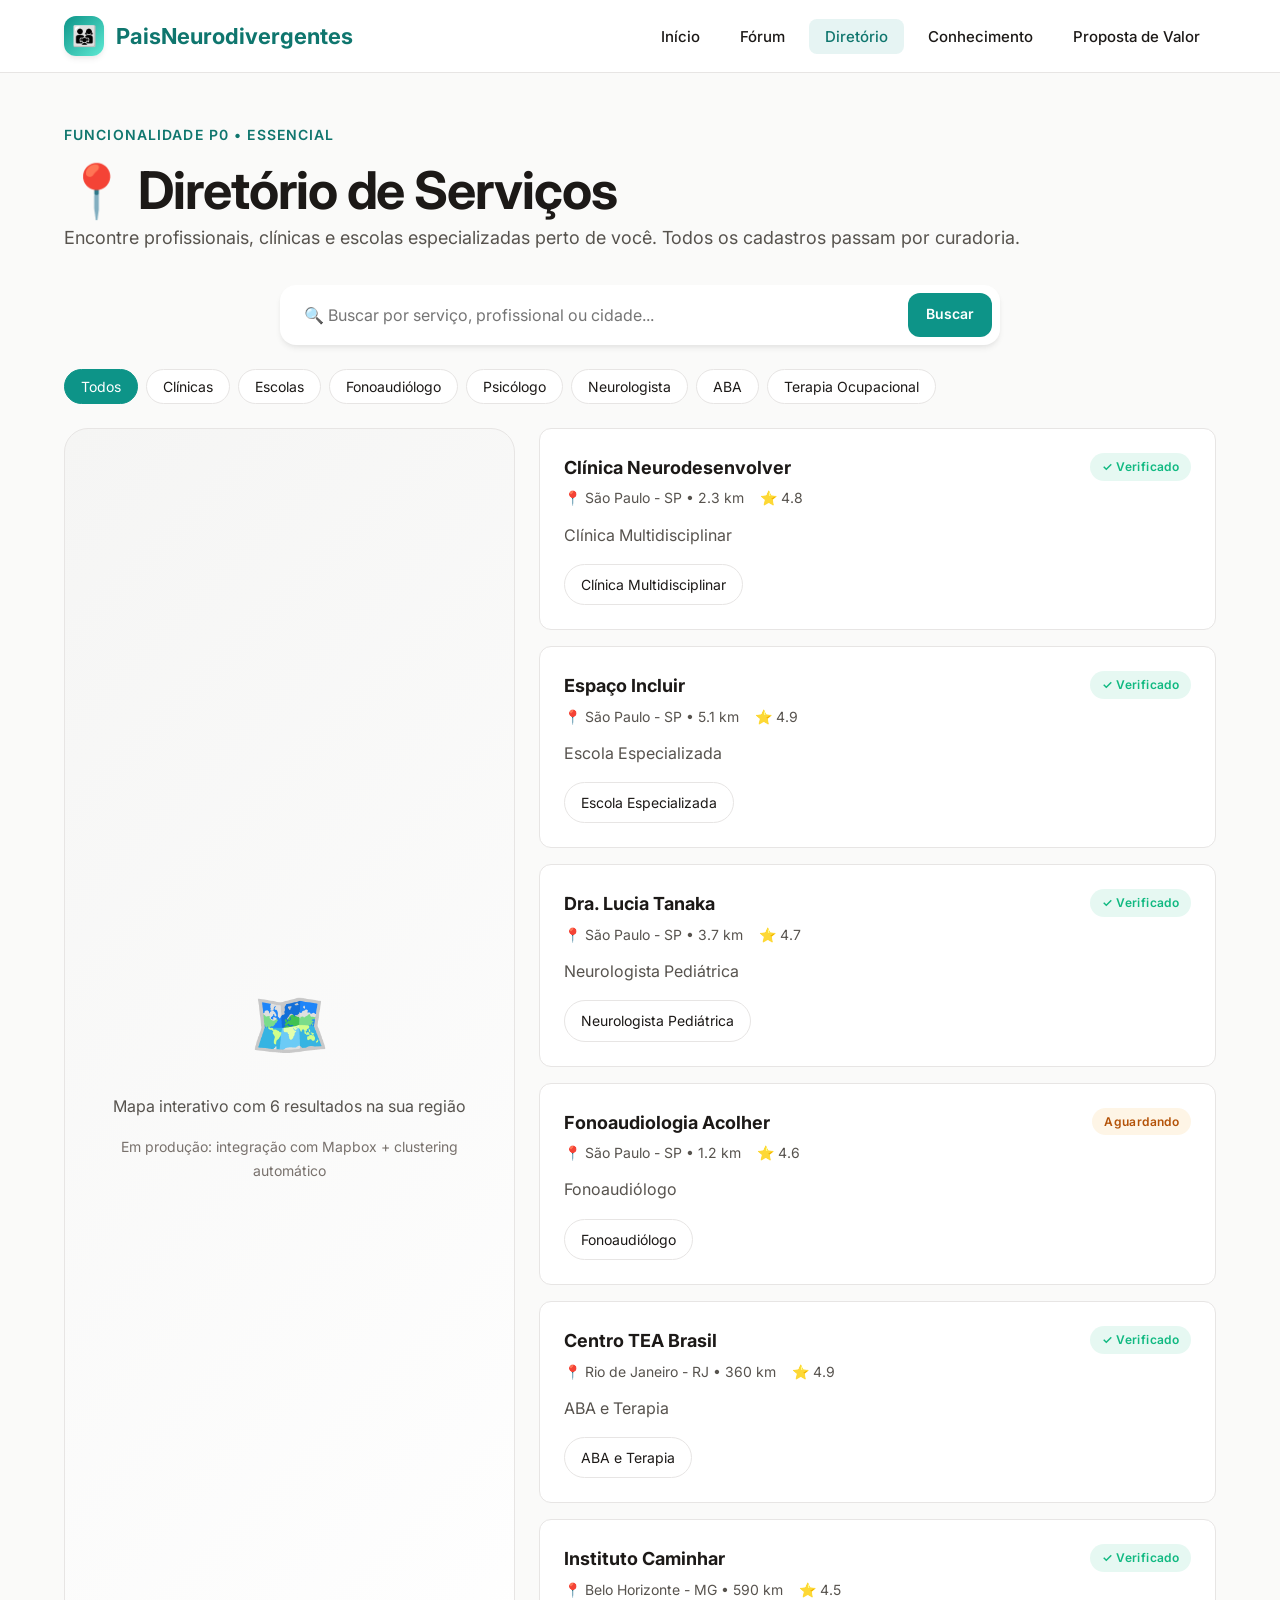
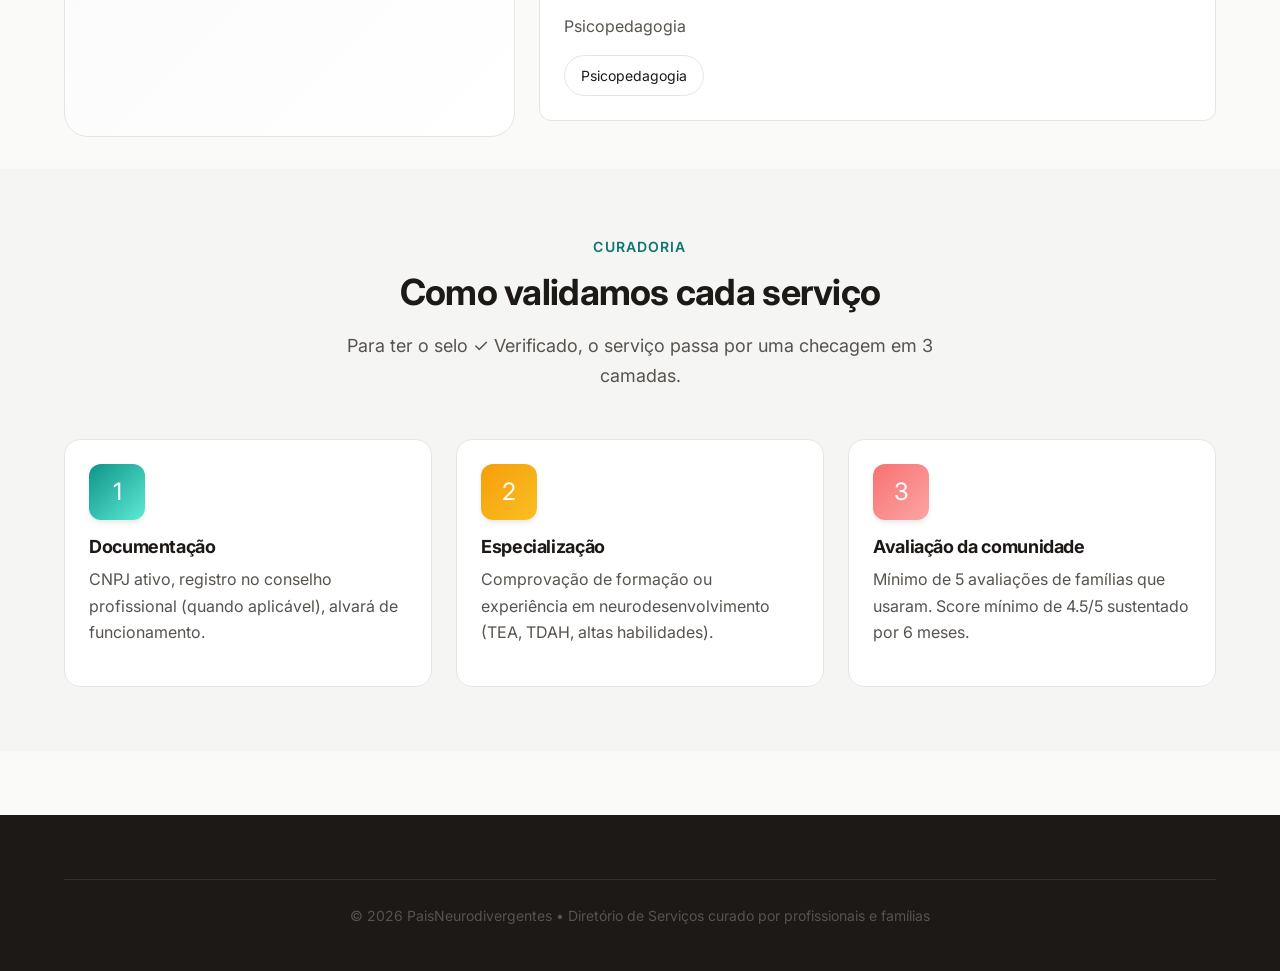
<file: pages/diretorio.html>
<!DOCTYPE html>
<html lang="pt-BR">
<head>
  <meta charset="UTF-8">
  <meta name="viewport" content="width=device-width, initial-scale=1.0">
  <title>Diretório de Serviços | PaisNeurodivergentes</title>
  <link rel="stylesheet" href="../css/styles.css">
  <link href="https://fonts.googleapis.com/css2?family=Inter:wght@400;500;600;700;800&display=swap" rel="stylesheet">
</head>
<body>
  <a href="#main" class="skip-link">Pular para conteúdo principal</a>

  <header class="site-header">
    <div class="container">
      <nav class="nav-bar">
        <a href="../index.html" class="logo"><span class="logo-icon">👨‍👩‍👧</span><span>PaisNeurodivergentes</span></a>
        <button class="menu-toggle" aria-label="Abrir menu">
          <svg width="24" height="24" viewBox="0 0 24 24" fill="none" stroke="currentColor" stroke-width="2">
            <line x1="3" y1="6" x2="21" y2="6"></line><line x1="3" y1="12" x2="21" y2="12"></line><line x1="3" y1="18" x2="21" y2="18"></line>
          </svg>
        </button>
        <ul class="nav-links">
          <li><a href="../index.html">Início</a></li>
          <li><a href="forum.html">Fórum</a></li>
          <li><a href="diretorio.html" class="active">Diretório</a></li>
          <li><a href="base-conhecimento.html">Conhecimento</a></li>
          <li><a href="proposta-de-valor.html">Proposta de Valor</a></li>
        </ul>
      </nav>
    </div>
  </header>

  <main id="main">
    <section style="padding: var(--space-12) 0 var(--space-8);">
      <div class="container">
        <span class="eyebrow">Funcionalidade P0 • Essencial</span>
        <h1>📍 Diretório de Serviços</h1>
        <p style="font-size: 1.125rem;">Encontre profissionais, clínicas e escolas especializadas perto de você. Todos os cadastros passam por curadoria.</p>

        <!-- Search -->
        <div class="search-bar" style="margin-top: var(--space-8); margin-bottom: var(--space-6);">
          <input type="text" placeholder="🔍 Buscar por serviço, profissional ou cidade...">
          <button class="btn btn-primary btn-small">Buscar</button>
        </div>

        <!-- Filters -->
        <div data-chip-group>
          <div class="chip-group">
            <button class="chip active">Todos</button>
            <button class="chip">Clínicas</button>
            <button class="chip">Escolas</button>
            <button class="chip">Fonoaudiólogo</button>
            <button class="chip">Psicólogo</button>
            <button class="chip">Neurologista</button>
            <button class="chip">ABA</button>
            <button class="chip">Terapia Ocupacional</button>
          </div>
        </div>

        <div class="grid" style="grid-template-columns: 1fr 1.5fr; gap: var(--space-6); margin-top: var(--space-6);">
          <!-- Map mock -->
          <div class="feature-visual" style="min-height: 480px;">
            <div style="text-align: center;">
              <div style="font-size: 4rem; margin-bottom: var(--space-4);">🗺️</div>
              <p style="margin: 0;">Mapa interativo com 6 resultados na sua região</p>
              <p style="margin-top: var(--space-4); font-size: 0.875rem; color: var(--color-text-muted);">
                Em produção: integração com Mapbox + clustering automático
              </p>
            </div>
          </div>

          <!-- Results -->
          <div id="services-list"></div>
        </div>
      </div>
    </section>

    <!-- Como funciona a curadoria -->
    <section class="bg-soft">
      <div class="container">
        <div class="section-header">
          <span class="eyebrow">Curadoria</span>
          <h2>Como validamos cada serviço</h2>
          <p>Para ter o selo ✓ Verificado, o serviço passa por uma checagem em 3 camadas.</p>
        </div>

        <div class="grid grid-3">
          <div class="card">
            <div class="card-icon">1</div>
            <h4>Documentação</h4>
            <p>CNPJ ativo, registro no conselho profissional (quando aplicável), alvará de funcionamento.</p>
          </div>
          <div class="card">
            <div class="card-icon warm">2</div>
            <h4>Especialização</h4>
            <p>Comprovação de formação ou experiência em neurodesenvolvimento (TEA, TDAH, altas habilidades).</p>
          </div>
          <div class="card">
            <div class="card-icon coral">3</div>
            <h4>Avaliação da comunidade</h4>
            <p>Mínimo de 5 avaliações de famílias que usaram. Score mínimo de 4.5/5 sustentado por 6 meses.</p>
          </div>
        </div>
      </div>
    </section>
  </main>

  <footer class="site-footer">
    <div class="container">
      <div class="footer-bottom">
        <p>© 2026 PaisNeurodivergentes • Diretório de Serviços curado por profissionais e famílias</p>
      </div>
    </div>
  </footer>

  <script src="../js/main.js"></script>
  <script>
    document.addEventListener('DOMContentLoaded', () => {
      renderServices('services-list');
    });
  </script>
</body>
</html>
</file>
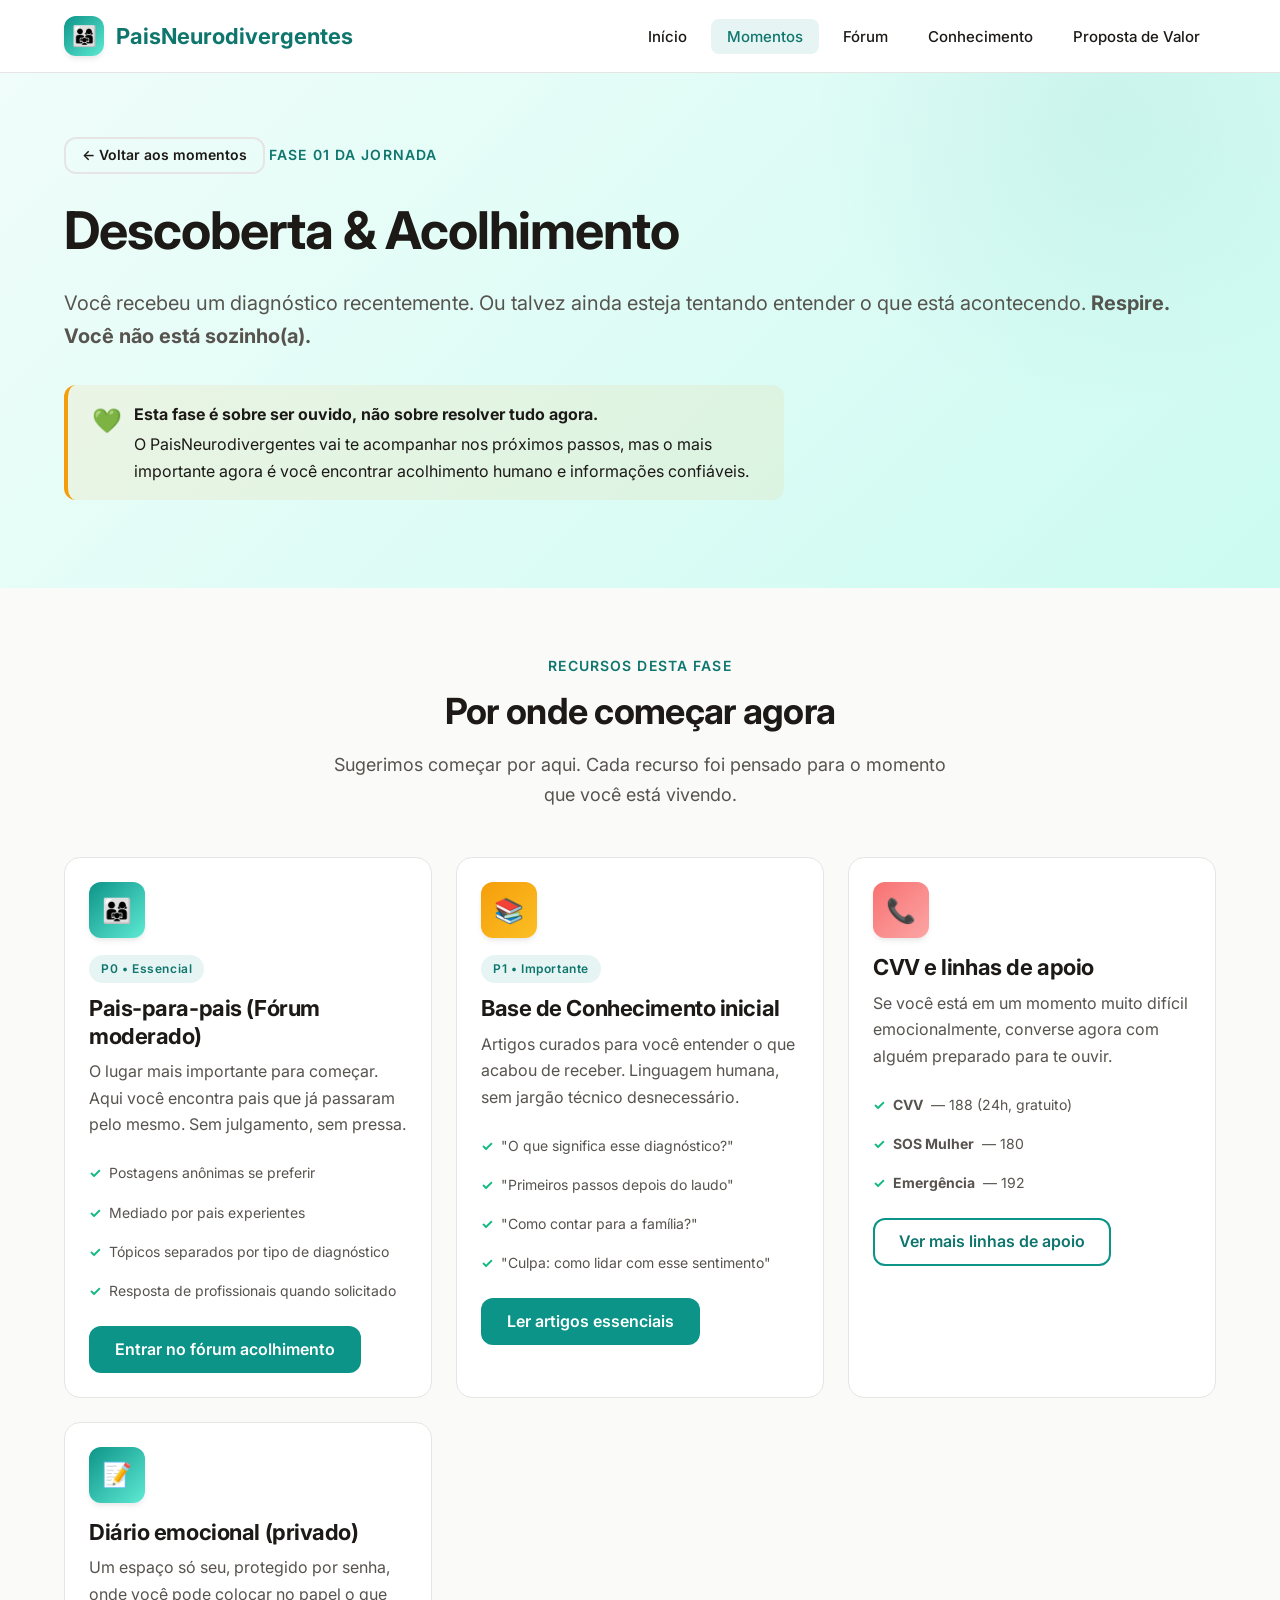
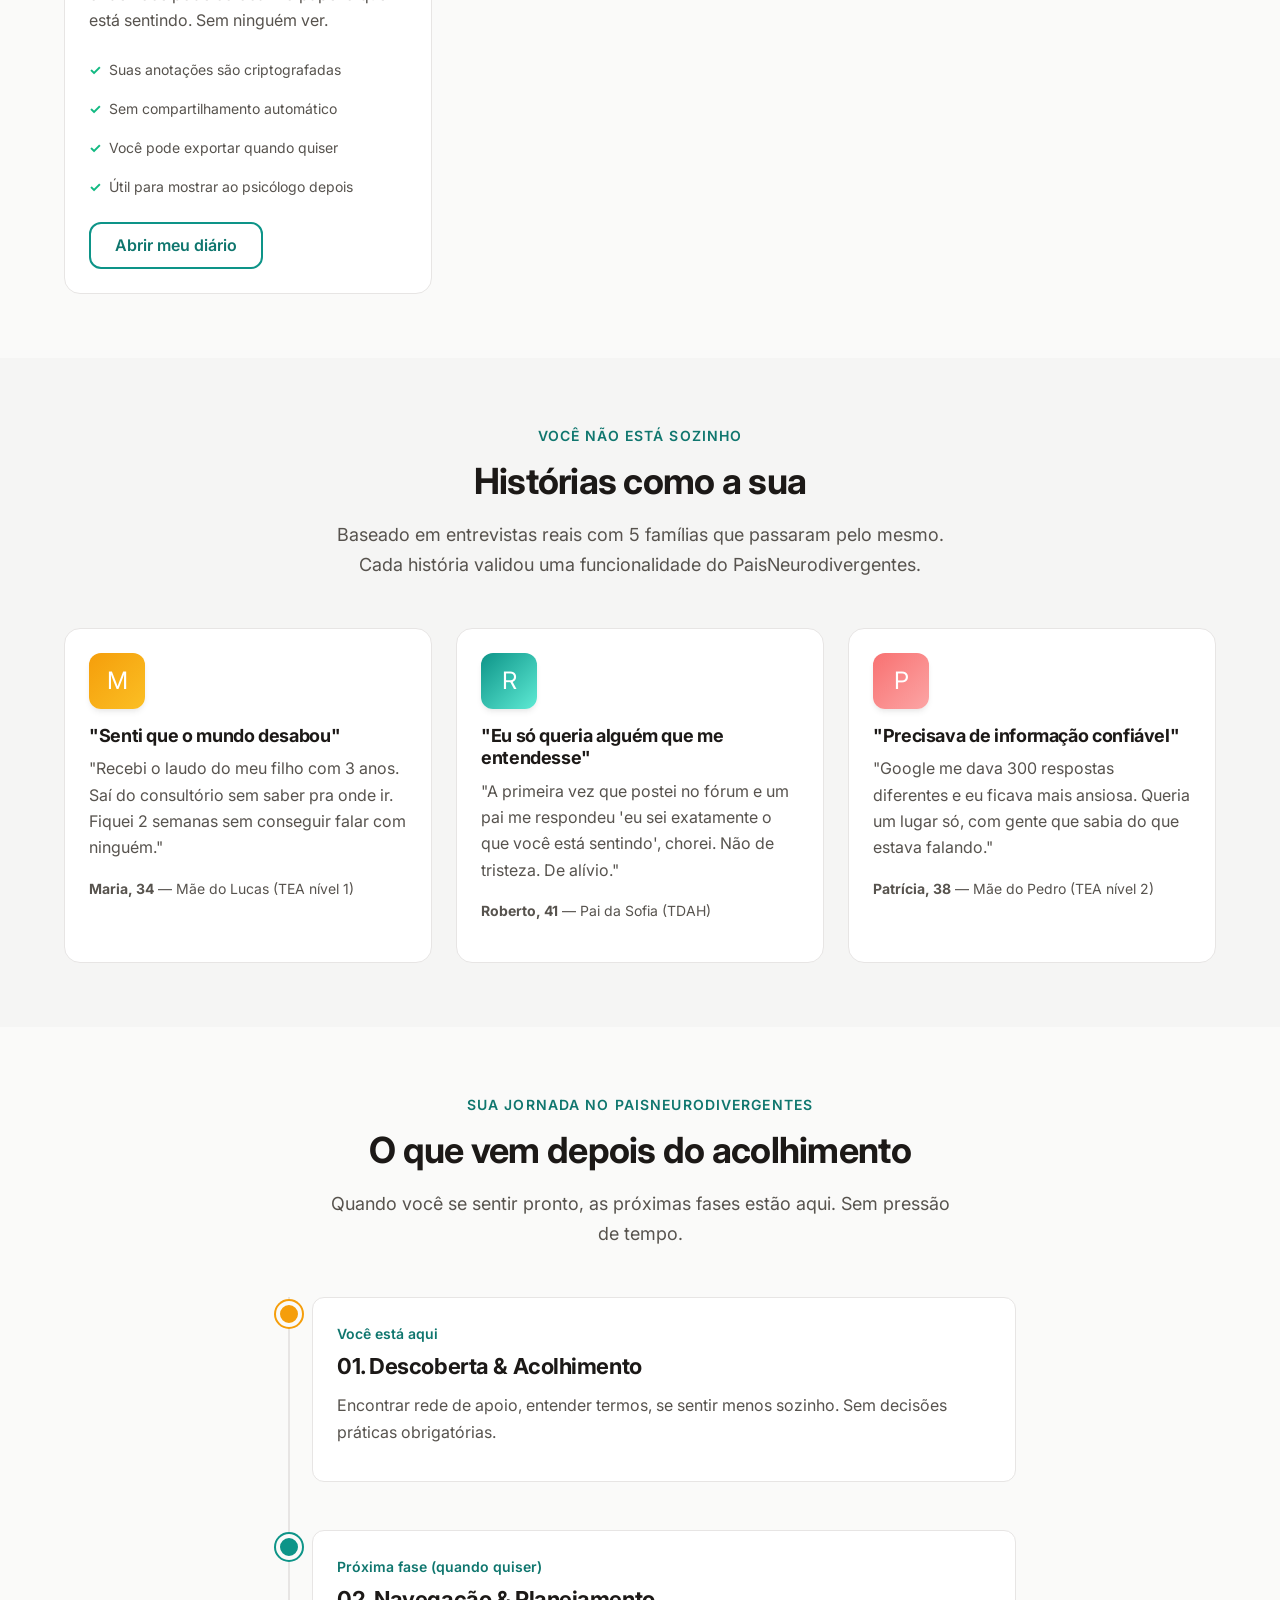
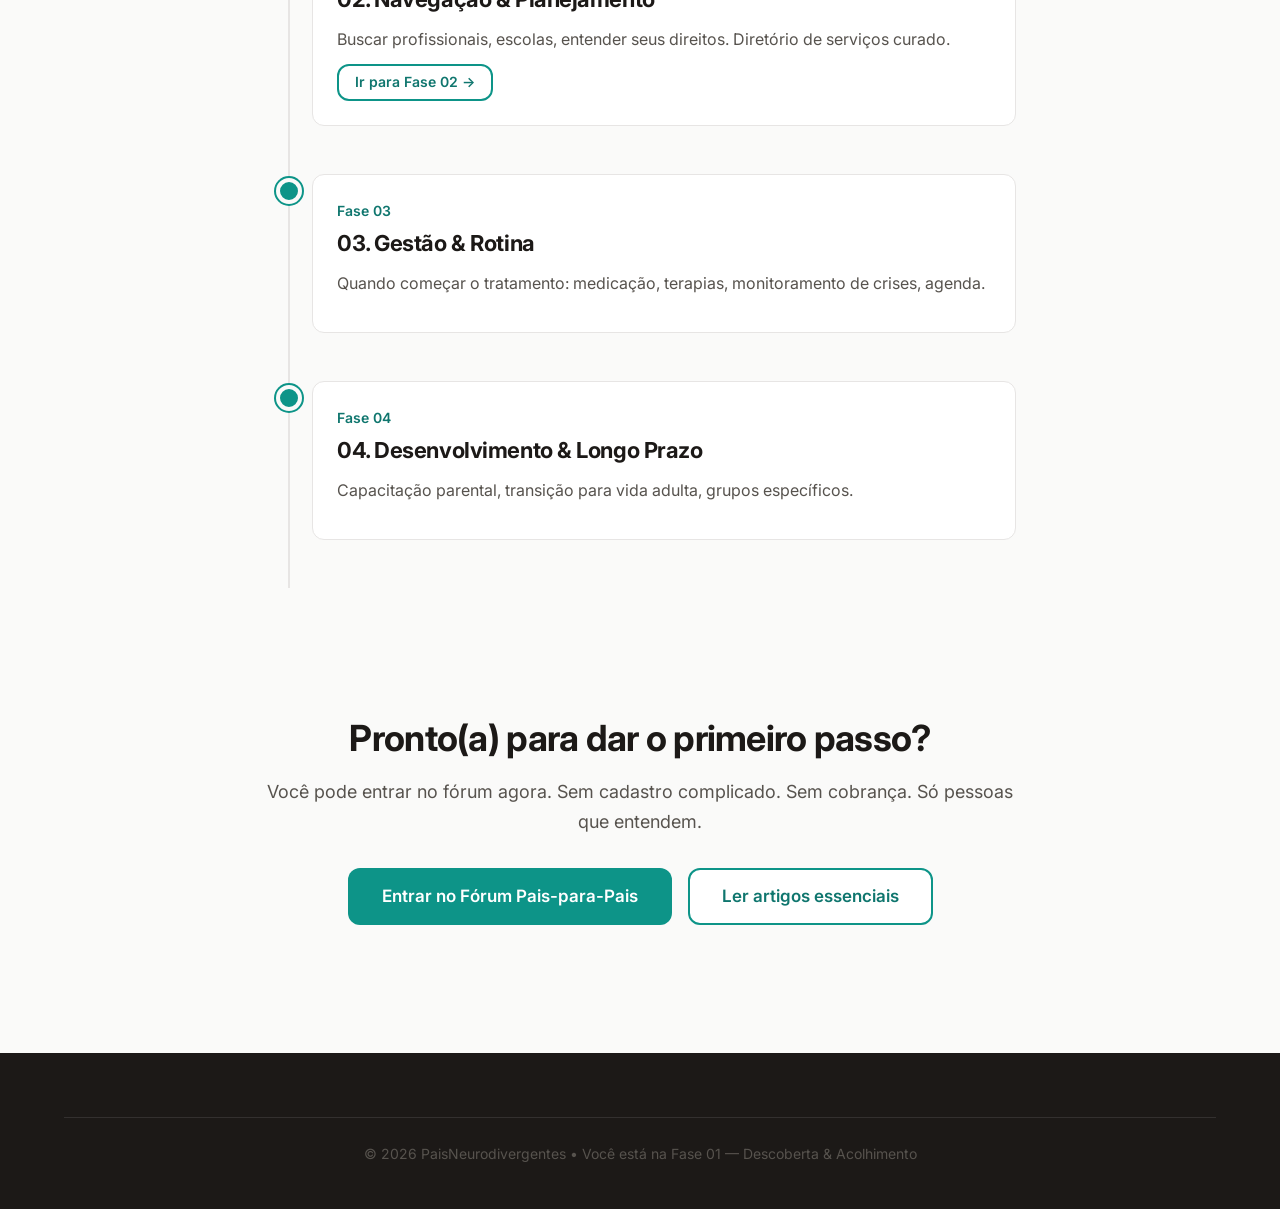
<file: pages/fase-descoberta.html>
<!DOCTYPE html>
<html lang="pt-BR">
<head>
  <meta charset="UTF-8">
  <meta name="viewport" content="width=device-width, initial-scale=1.0">
  <title>Fase 1 — Descoberta &amp; Acolhimento | PaisNeurodivergentes</title>
  <link rel="stylesheet" href="../css/styles.css">
  <link rel="preconnect" href="https://fonts.googleapis.com">
  <link rel="preconnect" href="https://fonts.gstatic.com" crossorigin>
  <link href="https://fonts.googleapis.com/css2?family=Inter:wght@400;500;600;700;800&display=swap" rel="stylesheet">
</head>
<body>
  <a href="#main" class="skip-link">Pular para conteúdo principal</a>

  <header class="site-header">
    <div class="container">
      <nav class="nav-bar" aria-label="Navegação principal">
        <a href="../index.html" class="logo">
          <span class="logo-icon" aria-hidden="true">👨‍👩‍👧</span>
          <span>PaisNeurodivergentes</span>
        </a>
        <button class="menu-toggle" aria-label="Abrir menu">
          <svg width="24" height="24" viewBox="0 0 24 24" fill="none" stroke="currentColor" stroke-width="2">
            <line x1="3" y1="6" x2="21" y2="6"></line>
            <line x1="3" y1="12" x2="21" y2="12"></line>
            <line x1="3" y1="18" x2="21" y2="18"></line>
          </svg>
        </button>
        <ul class="nav-links">
          <li><a href="../index.html">Início</a></li>
          <li><a href="../index.html#momentos" class="active">Momentos</a></li>
          <li><a href="forum.html">Fórum</a></li>
          <li><a href="base-conhecimento.html">Conhecimento</a></li>
          <li><a href="proposta-de-valor.html">Proposta de Valor</a></li>
        </ul>
      </nav>
    </div>
  </header>

  <main id="main">
    <!-- Hero da fase -->
    <section class="hero" style="background: linear-gradient(135deg, #f0fdfa 0%, #ccfbf1 100%); padding: var(--space-16) 0;">
      <div class="container">
        <a href="../index.html#momentos" class="btn btn-ghost btn-small" style="margin-bottom: var(--space-6);">← Voltar aos momentos</a>
        <span class="eyebrow">Fase 01 da jornada</span>
        <h1>Descoberta &amp; Acolhimento</h1>
        <p class="hero-tagline">
          Você recebeu um diagnóstico recentemente. Ou talvez ainda esteja tentando entender o que está acontecendo. <strong>Respire. Você não está sozinho(a).</strong>
        </p>

        <div class="alert alert-warm" style="max-width: 720px; margin-top: var(--space-6);">
          <span class="alert-icon">💚</span>
          <div>
            <strong>Esta fase é sobre ser ouvido, não sobre resolver tudo agora.</strong>
            O PaisNeurodivergentes vai te acompanhar nos próximos passos, mas o mais importante agora é você encontrar acolhimento humano e informações confiáveis.
          </div>
        </div>
      </div>
    </section>

    <!-- Funcionalidades da fase -->
    <section>
      <div class="container">
        <div class="section-header">
          <span class="eyebrow">Recursos desta fase</span>
          <h2>Por onde começar agora</h2>
          <p>Sugerimos começar por aqui. Cada recurso foi pensado para o momento que você está vivendo.</p>
        </div>

        <div class="grid grid-2">
          <article class="card">
            <div class="card-icon">👨‍👩‍👧</div>
            <span class="card-tag">P0 • Essencial</span>
            <h3>Pais-para-pais (Fórum moderado)</h3>
            <p>O lugar mais importante para começar. Aqui você encontra pais que já passaram pelo mesmo. Sem julgamento, sem pressa.</p>
            <ul class="moment-features">
              <li>Postagens anônimas se preferir</li>
              <li>Mediado por pais experientes</li>
              <li>Tópicos separados por tipo de diagnóstico</li>
              <li>Resposta de profissionais quando solicitado</li>
            </ul>
            <a href="forum.html" class="btn btn-primary mt-4">Entrar no fórum acolhimento</a>
          </article>

          <article class="card">
            <div class="card-icon warm">📚</div>
            <span class="card-tag">P1 • Importante</span>
            <h3>Base de Conhecimento inicial</h3>
            <p>Artigos curados para você entender o que acabou de receber. Linguagem humana, sem jargão técnico desnecessário.</p>
            <ul class="moment-features">
              <li>"O que significa esse diagnóstico?"</li>
              <li>"Primeiros passos depois do laudo"</li>
              <li>"Como contar para a família?"</li>
              <li>"Culpa: como lidar com esse sentimento"</li>
            </ul>
            <a href="base-conhecimento.html" class="btn btn-primary mt-4">Ler artigos essenciais</a>
          </article>

          <article class="card">
            <div class="card-icon coral">📞</div>
            <h3>CVV e linhas de apoio</h3>
            <p>Se você está em um momento muito difícil emocionalmente, converse agora com alguém preparado para te ouvir.</p>
            <ul class="moment-features">
              <li><strong>CVV</strong> — 188 (24h, gratuito)</li>
              <li><strong>SOS Mulher</strong> — 180</li>
              <li><strong>Emergência</strong> — 192</li>
            </ul>
            <a href="#" class="btn btn-secondary mt-4">Ver mais linhas de apoio</a>
          </article>

          <article class="card">
            <div class="card-icon">📝</div>
            <h3>Diário emocional (privado)</h3>
            <p>Um espaço só seu, protegido por senha, onde você pode colocar no papel o que está sentindo. Sem ninguém ver.</p>
            <ul class="moment-features">
              <li>Suas anotações são criptografadas</li>
              <li>Sem compartilhamento automático</li>
              <li>Você pode exportar quando quiser</li>
              <li>Útil para mostrar ao psicólogo depois</li>
            </ul>
            <a href="#" class="btn btn-secondary mt-4">Abrir meu diário</a>
          </article>
        </div>
      </div>
    </section>

    <!-- Histórias reais (validação) -->
    <section class="bg-soft">
      <div class="container">
        <div class="section-header">
          <span class="eyebrow">Você não está sozinho</span>
          <h2>Histórias como a sua</h2>
          <p>Baseado em entrevistas reais com 5 famílias que passaram pelo mesmo. Cada história validou uma funcionalidade do PaisNeurodivergentes.</p>
        </div>

        <div class="grid grid-3">
          <article class="card">
            <div class="card-icon warm" aria-hidden="true">M</div>
            <h4>"Senti que o mundo desabou"</h4>
            <p class="text-soft">"Recebi o laudo do meu filho com 3 anos. Saí do consultório sem saber pra onde ir. Fiquei 2 semanas sem conseguir falar com ninguém."</p>
            <p style="font-size: 0.875rem; margin-top: var(--space-4);"><strong>Maria, 34</strong> — Mãe do Lucas (TEA nível 1)</p>
          </article>

          <article class="card">
            <div class="card-icon" aria-hidden="true">R</div>
            <h4>"Eu só queria alguém que me entendesse"</h4>
            <p class="text-soft">"A primeira vez que postei no fórum e um pai me respondeu 'eu sei exatamente o que você está sentindo', chorei. Não de tristeza. De alívio."</p>
            <p style="font-size: 0.875rem; margin-top: var(--space-4);"><strong>Roberto, 41</strong> — Pai da Sofia (TDAH)</p>
          </article>

          <article class="card">
            <div class="card-icon coral" aria-hidden="true">P</div>
            <h4>"Precisava de informação confiável"</h4>
            <p class="text-soft">"Google me dava 300 respostas diferentes e eu ficava mais ansiosa. Queria um lugar só, com gente que sabia do que estava falando."</p>
            <p style="font-size: 0.875rem; margin-top: var(--space-4);"><strong>Patrícia, 38</strong> — Mãe do Pedro (TEA nível 2)</p>
          </article>
        </div>
      </div>
    </section>

    <!-- Linha do tempo -->
    <section>
      <div class="container container-narrow">
        <div class="section-header">
          <span class="eyebrow">Sua jornada no PaisNeurodivergentes</span>
          <h2>O que vem depois do acolhimento</h2>
          <p>Quando você se sentir pronto, as próximas fases estão aqui. Sem pressão de tempo.</p>
        </div>

        <div class="timeline">
          <div class="timeline-item current">
            <div class="timeline-content">
              <div class="timeline-date">Você está aqui</div>
              <h3>01. Descoberta &amp; Acolhimento</h3>
              <p>Encontrar rede de apoio, entender termos, se sentir menos sozinho. Sem decisões práticas obrigatórias.</p>
            </div>
          </div>
          <div class="timeline-item">
            <div class="timeline-content">
              <div class="timeline-date">Próxima fase (quando quiser)</div>
              <h3>02. Navegação &amp; Planejamento</h3>
              <p>Buscar profissionais, escolas, entender seus direitos. Diretório de serviços curado.</p>
              <a href="fase-navegacao.html" class="btn btn-secondary btn-small">Ir para Fase 02 →</a>
            </div>
          </div>
          <div class="timeline-item">
            <div class="timeline-content">
              <div class="timeline-date">Fase 03</div>
              <h3>03. Gestão &amp; Rotina</h3>
              <p>Quando começar o tratamento: medicação, terapias, monitoramento de crises, agenda.</p>
            </div>
          </div>
          <div class="timeline-item">
            <div class="timeline-content">
              <div class="timeline-date">Fase 04</div>
              <h3>04. Desenvolvimento &amp; Longo Prazo</h3>
              <p>Capacitação parental, transição para vida adulta, grupos específicos.</p>
            </div>
          </div>
        </div>
      </div>
    </section>

    <!-- CTA -->
    <section>
      <div class="container container-narrow text-center">
        <h2>Pronto(a) para dar o primeiro passo?</h2>
        <p style="font-size: 1.125rem; margin-bottom: var(--space-8);">Você pode entrar no fórum agora. Sem cadastro complicado. Sem cobrança. Só pessoas que entendem.</p>
        <div class="hero-cta" style="justify-content: center;">
          <a href="forum.html" class="btn btn-primary btn-large">Entrar no Fórum Pais-para-Pais</a>
          <a href="base-conhecimento.html" class="btn btn-secondary btn-large">Ler artigos essenciais</a>
        </div>
      </div>
    </section>
  </main>

  <footer class="site-footer">
    <div class="container">
      <div class="footer-bottom">
        <p>© 2026 PaisNeurodivergentes • Você está na Fase 01 — Descoberta &amp; Acolhimento</p>
      </div>
    </div>
  </footer>

  <script src="../js/main.js"></script>
</body>
</html>
</file>
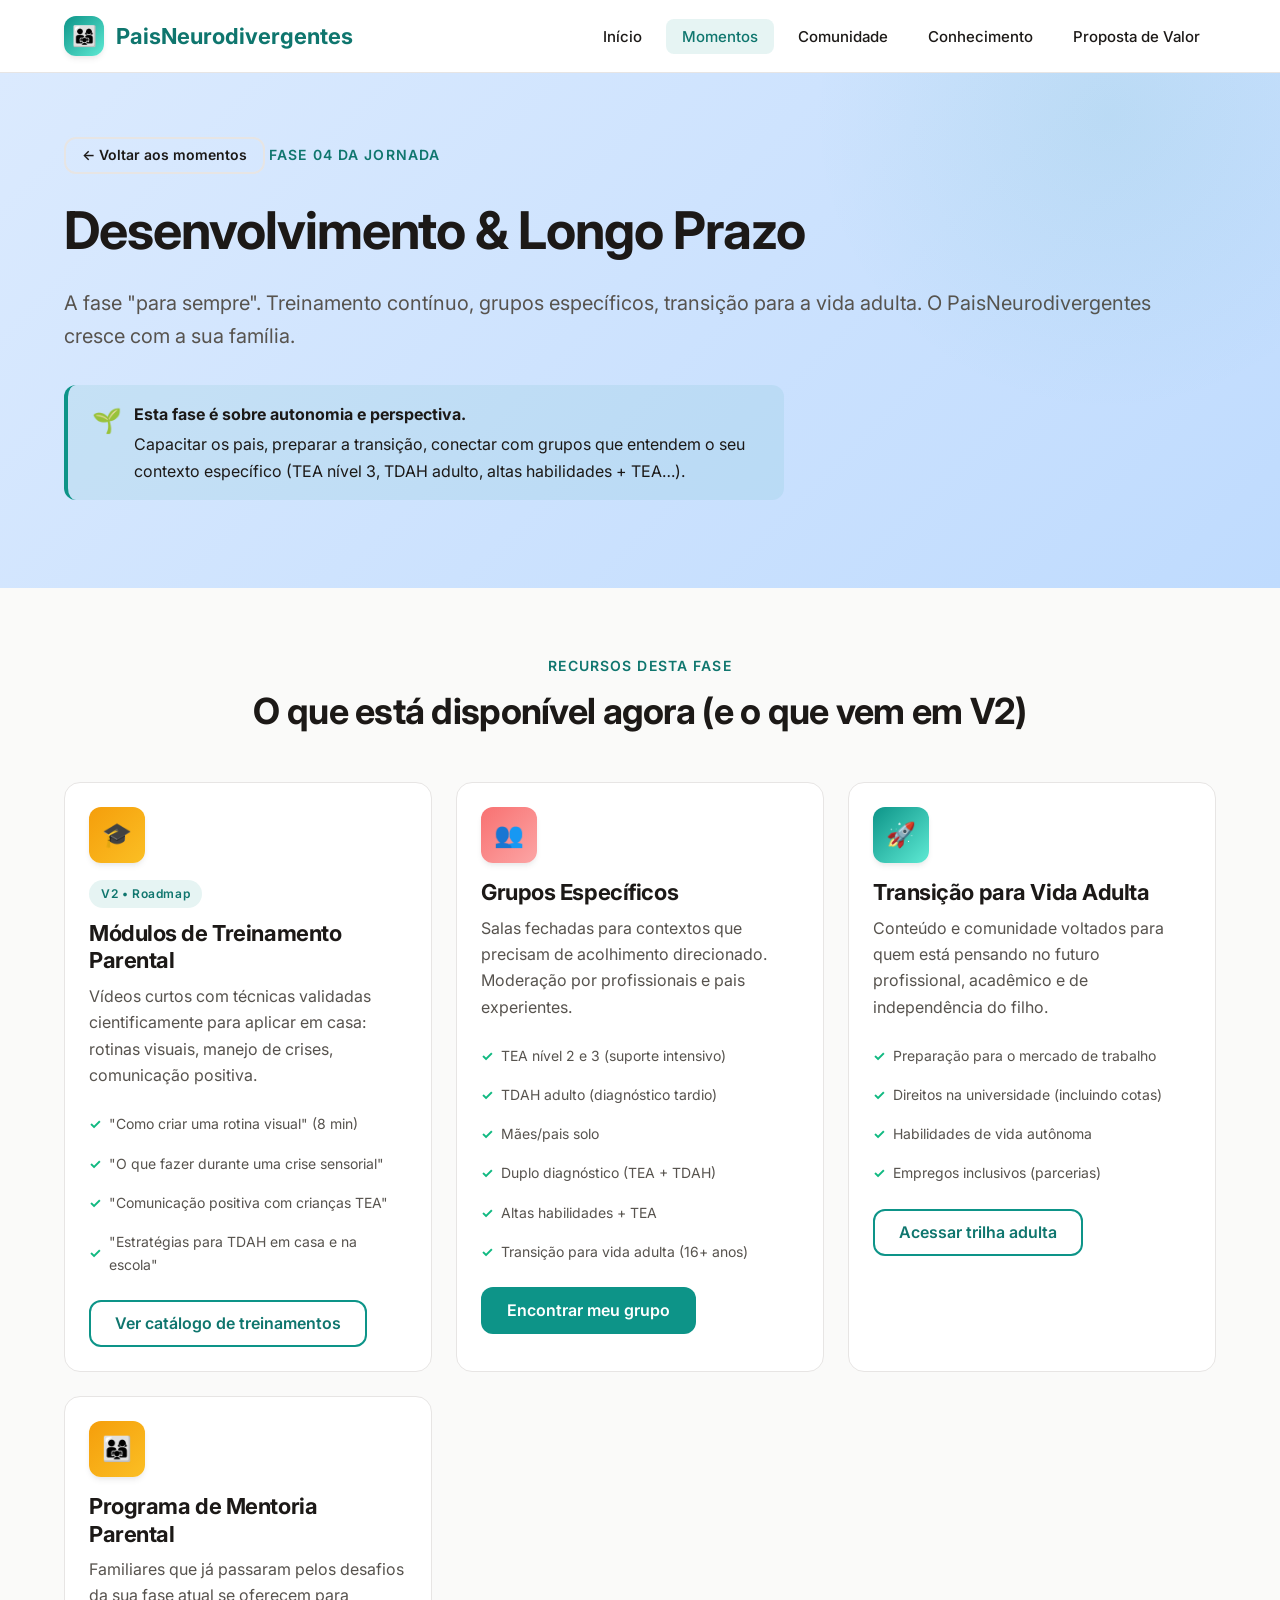
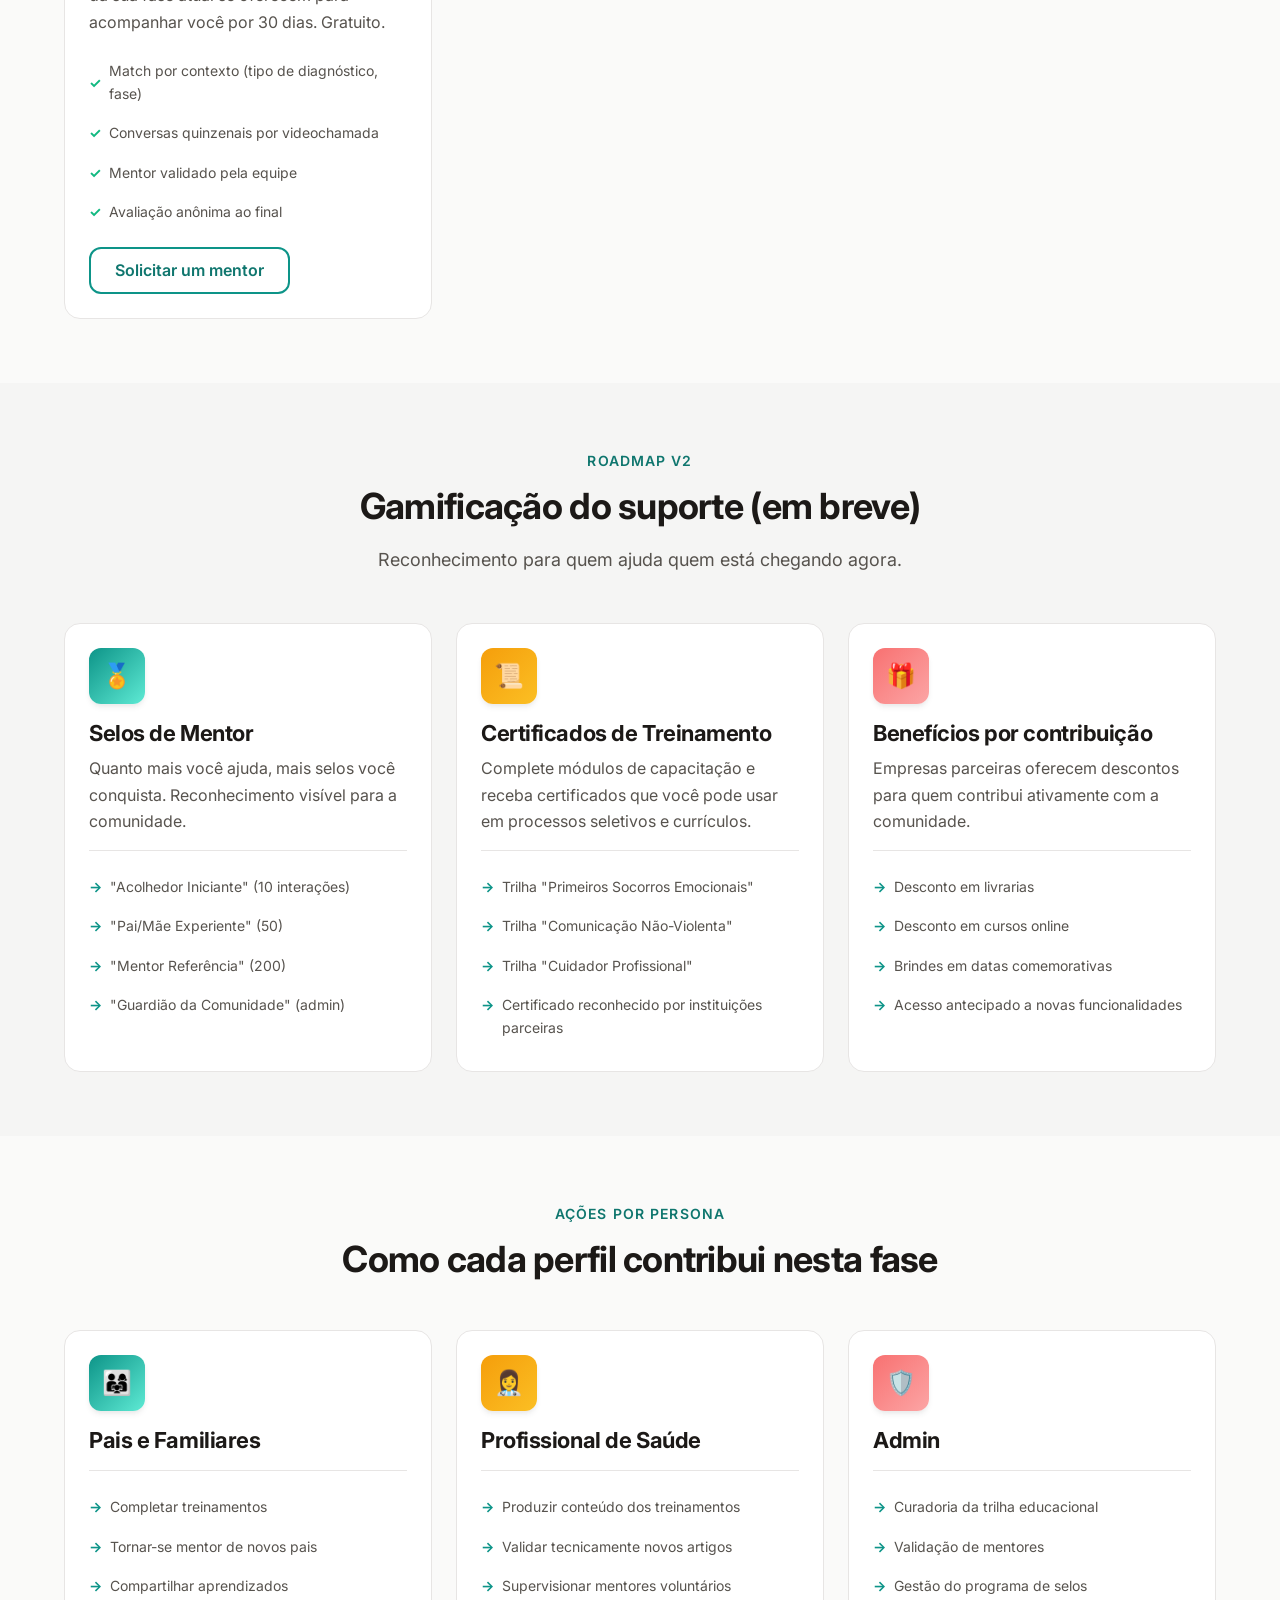
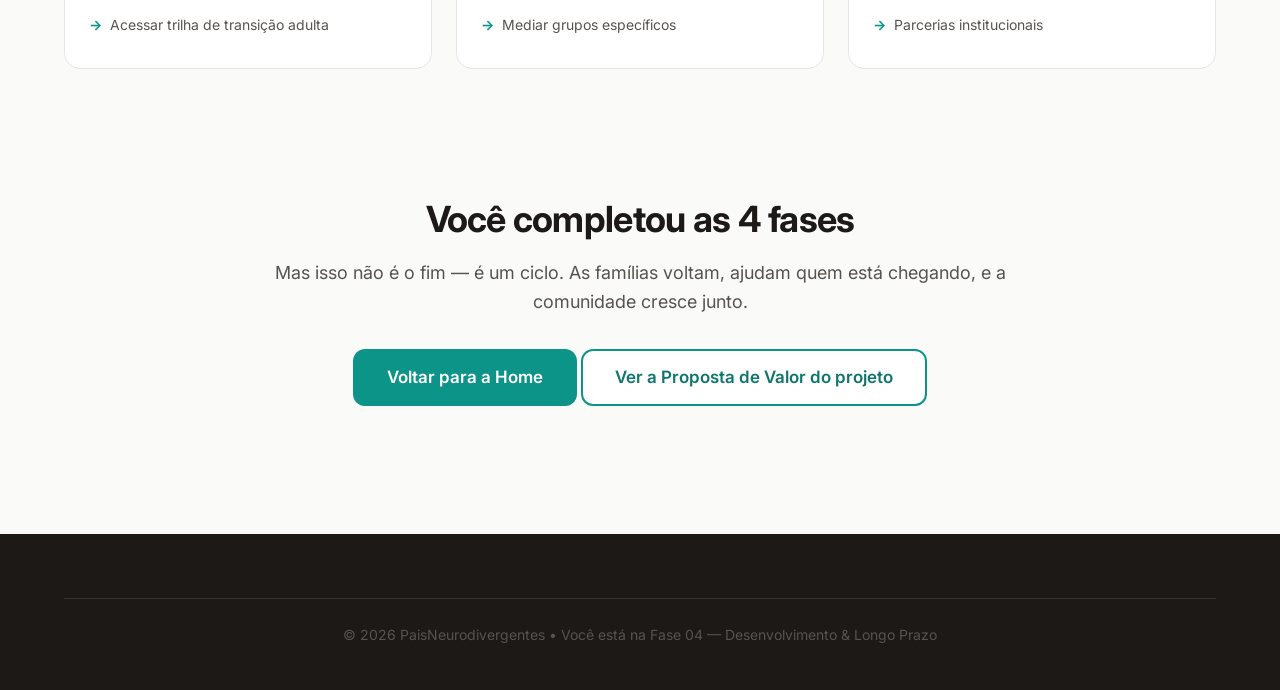
<file: pages/fase-desenvolvimento.html>
<!DOCTYPE html>
<html lang="pt-BR">
<head>
  <meta charset="UTF-8">
  <meta name="viewport" content="width=device-width, initial-scale=1.0">
  <title>Fase 4 — Desenvolvimento &amp; Longo Prazo | PaisNeurodivergentes</title>
  <link rel="stylesheet" href="../css/styles.css">
  <link href="https://fonts.googleapis.com/css2?family=Inter:wght@400;500;600;700;800&display=swap" rel="stylesheet">
</head>
<body>
  <a href="#main" class="skip-link">Pular para conteúdo principal</a>

  <header class="site-header">
    <div class="container">
      <nav class="nav-bar">
        <a href="../index.html" class="logo"><span class="logo-icon">👨‍👩‍👧</span><span>PaisNeurodivergentes</span></a>
        <button class="menu-toggle" aria-label="Abrir menu">
          <svg width="24" height="24" viewBox="0 0 24 24" fill="none" stroke="currentColor" stroke-width="2">
            <line x1="3" y1="6" x2="21" y2="6"></line><line x1="3" y1="12" x2="21" y2="12"></line><line x1="3" y1="18" x2="21" y2="18"></line>
          </svg>
        </button>
        <ul class="nav-links">
          <li><a href="../index.html">Início</a></li>
          <li><a href="../index.html#momentos" class="active">Momentos</a></li>
          <li><a href="forum.html">Comunidade</a></li>
          <li><a href="base-conhecimento.html">Conhecimento</a></li>
          <li><a href="proposta-de-valor.html">Proposta de Valor</a></li>
        </ul>
      </nav>
    </div>
  </header>

  <main id="main">
    <section class="hero" style="background: linear-gradient(135deg, #dbeafe 0%, #bfdbfe 100%); padding: var(--space-16) 0;">
      <div class="container">
        <a href="../index.html#momentos" class="btn btn-ghost btn-small" style="margin-bottom: var(--space-6);">← Voltar aos momentos</a>
        <span class="eyebrow">Fase 04 da jornada</span>
        <h1>Desenvolvimento &amp; Longo Prazo</h1>
        <p class="hero-tagline">
          A fase "para sempre". Treinamento contínuo, grupos específicos, transição para a vida adulta. O PaisNeurodivergentes cresce com a sua família.
        </p>

        <div class="alert alert-info" style="max-width: 720px; margin-top: var(--space-6);">
          <span class="alert-icon">🌱</span>
          <div>
            <strong>Esta fase é sobre autonomia e perspectiva.</strong>
            Capacitar os pais, preparar a transição, conectar com grupos que entendem o seu contexto específico (TEA nível 3, TDAH adulto, altas habilidades + TEA…).
          </div>
        </div>
      </div>
    </section>

    <section>
      <div class="container">
        <div class="section-header">
          <span class="eyebrow">Recursos desta fase</span>
          <h2>O que está disponível agora (e o que vem em V2)</h2>
        </div>

        <div class="grid grid-2">
          <article class="card">
            <div class="card-icon warm">🎓</div>
            <span class="card-tag">V2 • Roadmap</span>
            <h3>Módulos de Treinamento Parental</h3>
            <p>Vídeos curtos com técnicas validadas cientificamente para aplicar em casa: rotinas visuais, manejo de crises, comunicação positiva.</p>
            <ul class="moment-features">
              <li>"Como criar uma rotina visual" (8 min)</li>
              <li>"O que fazer durante uma crise sensorial"</li>
              <li>"Comunicação positiva com crianças TEA"</li>
              <li>"Estratégias para TDAH em casa e na escola"</li>
            </ul>
            <a href="#" class="btn btn-secondary mt-4">Ver catálogo de treinamentos</a>
          </article>

          <article class="card">
            <div class="card-icon coral">👥</div>
            <h3>Grupos Específicos</h3>
            <p>Salas fechadas para contextos que precisam de acolhimento direcionado. Moderação por profissionais e pais experientes.</p>
            <ul class="moment-features">
              <li>TEA nível 2 e 3 (suporte intensivo)</li>
              <li>TDAH adulto (diagnóstico tardio)</li>
              <li>Mães/pais solo</li>
              <li>Duplo diagnóstico (TEA + TDAH)</li>
              <li>Altas habilidades + TEA</li>
              <li>Transição para vida adulta (16+ anos)</li>
            </ul>
            <a href="forum.html" class="btn btn-primary mt-4">Encontrar meu grupo</a>
          </article>

          <article class="card">
            <div class="card-icon">🚀</div>
            <h3>Transição para Vida Adulta</h3>
            <p>Conteúdo e comunidade voltados para quem está pensando no futuro profissional, acadêmico e de independência do filho.</p>
            <ul class="moment-features">
              <li>Preparação para o mercado de trabalho</li>
              <li>Direitos na universidade (incluindo cotas)</li>
              <li>Habilidades de vida autônoma</li>
              <li>Empregos inclusivos (parcerias)</li>
            </ul>
            <a href="#" class="btn btn-secondary mt-4">Acessar trilha adulta</a>
          </article>

          <article class="card">
            <div class="card-icon warm">👨‍👩‍👧</div>
            <h3>Programa de Mentoria Parental</h3>
            <p>Familiares que já passaram pelos desafios da sua fase atual se oferecem para acompanhar você por 30 dias. Gratuito.</p>
            <ul class="moment-features">
              <li>Match por contexto (tipo de diagnóstico, fase)</li>
              <li>Conversas quinzenais por videochamada</li>
              <li>Mentor validado pela equipe</li>
              <li>Avaliação anônima ao final</li>
            </ul>
            <a href="#" class="btn btn-secondary mt-4">Solicitar um mentor</a>
          </article>
        </div>
      </div>
    </section>

    <!-- Gamificação (V2) -->
    <section class="bg-soft">
      <div class="container">
        <div class="section-header">
          <span class="eyebrow">Roadmap V2</span>
          <h2>Gamificação do suporte (em breve)</h2>
          <p>Reconhecimento para quem ajuda quem está chegando agora.</p>
        </div>

        <div class="grid grid-3">
          <div class="card">
            <div class="card-icon">🏅</div>
            <h3>Selos de Mentor</h3>
            <p>Quanto mais você ajuda, mais selos você conquista. Reconhecimento visível para a comunidade.</p>
            <ul class="persona-tasks">
              <li>"Acolhedor Iniciante" (10 interações)</li>
              <li>"Pai/Mãe Experiente" (50)</li>
              <li>"Mentor Referência" (200)</li>
              <li>"Guardião da Comunidade" (admin)</li>
            </ul>
          </div>

          <div class="card">
            <div class="card-icon warm">📜</div>
            <h3>Certificados de Treinamento</h3>
            <p>Complete módulos de capacitação e receba certificados que você pode usar em processos seletivos e currículos.</p>
            <ul class="persona-tasks">
              <li>Trilha "Primeiros Socorros Emocionais"</li>
              <li>Trilha "Comunicação Não-Violenta"</li>
              <li>Trilha "Cuidador Profissional"</li>
              <li>Certificado reconhecido por instituições parceiras</li>
            </ul>
          </div>

          <div class="card">
            <div class="card-icon coral">🎁</div>
            <h3>Benefícios por contribuição</h3>
            <p>Empresas parceiras oferecem descontos para quem contribui ativamente com a comunidade.</p>
            <ul class="persona-tasks">
              <li>Desconto em livrarias</li>
              <li>Desconto em cursos online</li>
              <li>Brindes em datas comemorativas</li>
              <li>Acesso antecipado a novas funcionalidades</li>
            </ul>
          </div>
        </div>
      </div>
    </section>

    <section>
      <div class="container">
        <div class="section-header">
          <span class="eyebrow">Ações por persona</span>
          <h2>Como cada perfil contribui nesta fase</h2>
        </div>

        <div class="grid grid-3">
          <div class="card">
            <div class="card-icon">👨‍👩‍👧</div>
            <h3>Pais e Familiares</h3>
            <ul class="persona-tasks">
              <li>Completar treinamentos</li>
              <li>Tornar-se mentor de novos pais</li>
              <li>Compartilhar aprendizados</li>
              <li>Acessar trilha de transição adulta</li>
            </ul>
          </div>

          <div class="card">
            <div class="card-icon warm">👩‍⚕️</div>
            <h3>Profissional de Saúde</h3>
            <ul class="persona-tasks">
              <li>Produzir conteúdo dos treinamentos</li>
              <li>Validar tecnicamente novos artigos</li>
              <li>Supervisionar mentores voluntários</li>
              <li>Mediar grupos específicos</li>
            </ul>
          </div>

          <div class="card">
            <div class="card-icon coral">🛡️</div>
            <h3>Admin</h3>
            <ul class="persona-tasks">
              <li>Curadoria da trilha educacional</li>
              <li>Validação de mentores</li>
              <li>Gestão do programa de selos</li>
              <li>Parcerias institucionais</li>
            </ul>
          </div>
        </div>
      </div>
    </section>

    <section>
      <div class="container container-narrow text-center">
        <h2>Você completou as 4 fases</h2>
        <p style="font-size: 1.125rem; margin-bottom: var(--space-8);">Mas isso não é o fim — é um ciclo. As famílias voltam, ajudam quem está chegando, e a comunidade cresce junto.</p>
        <a href="../index.html" class="btn btn-primary btn-large">Voltar para a Home</a>
        <a href="proposta-de-valor.html" class="btn btn-secondary btn-large">Ver a Proposta de Valor do projeto</a>
      </div>
    </section>
  </main>

  <footer class="site-footer">
    <div class="container">
      <div class="footer-bottom">
        <p>© 2026 PaisNeurodivergentes • Você está na Fase 04 — Desenvolvimento &amp; Longo Prazo</p>
      </div>
    </div>
  </footer>

  <script src="../js/main.js"></script>
</body>
</html>
</file>
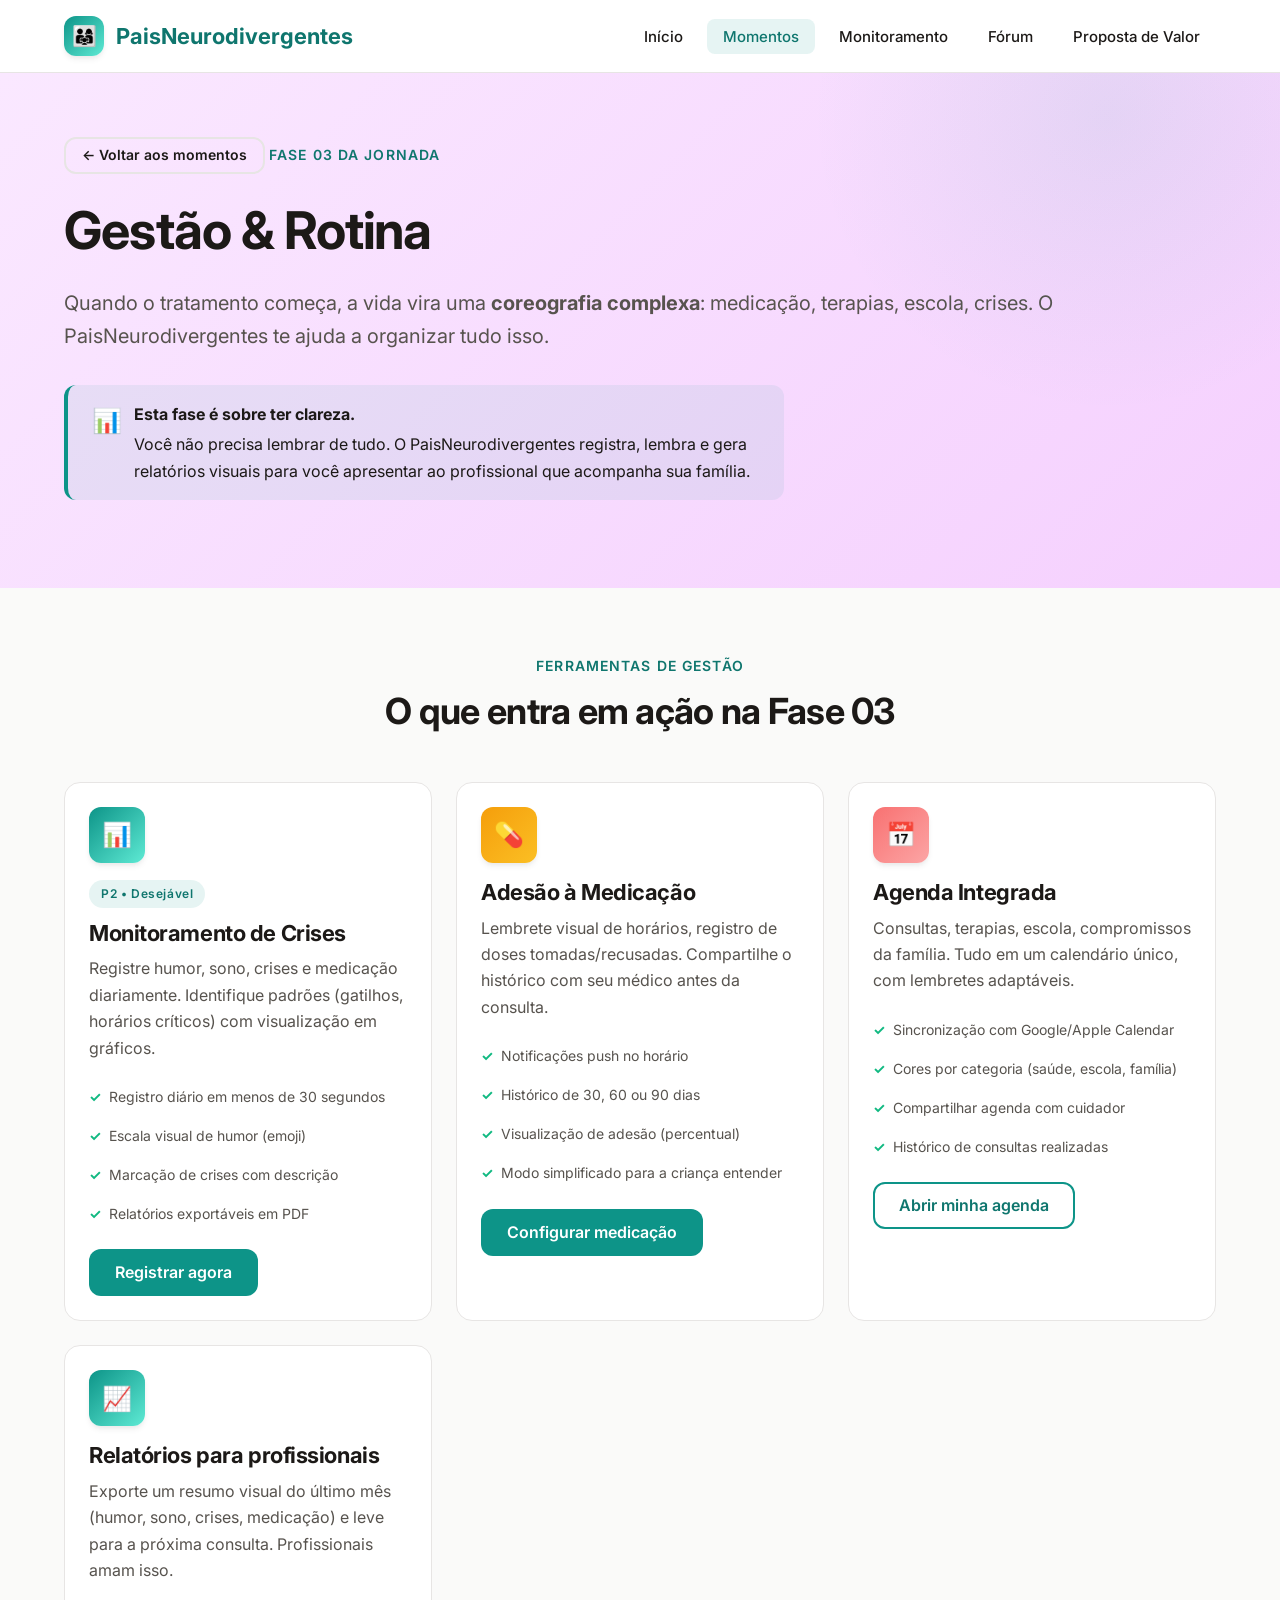
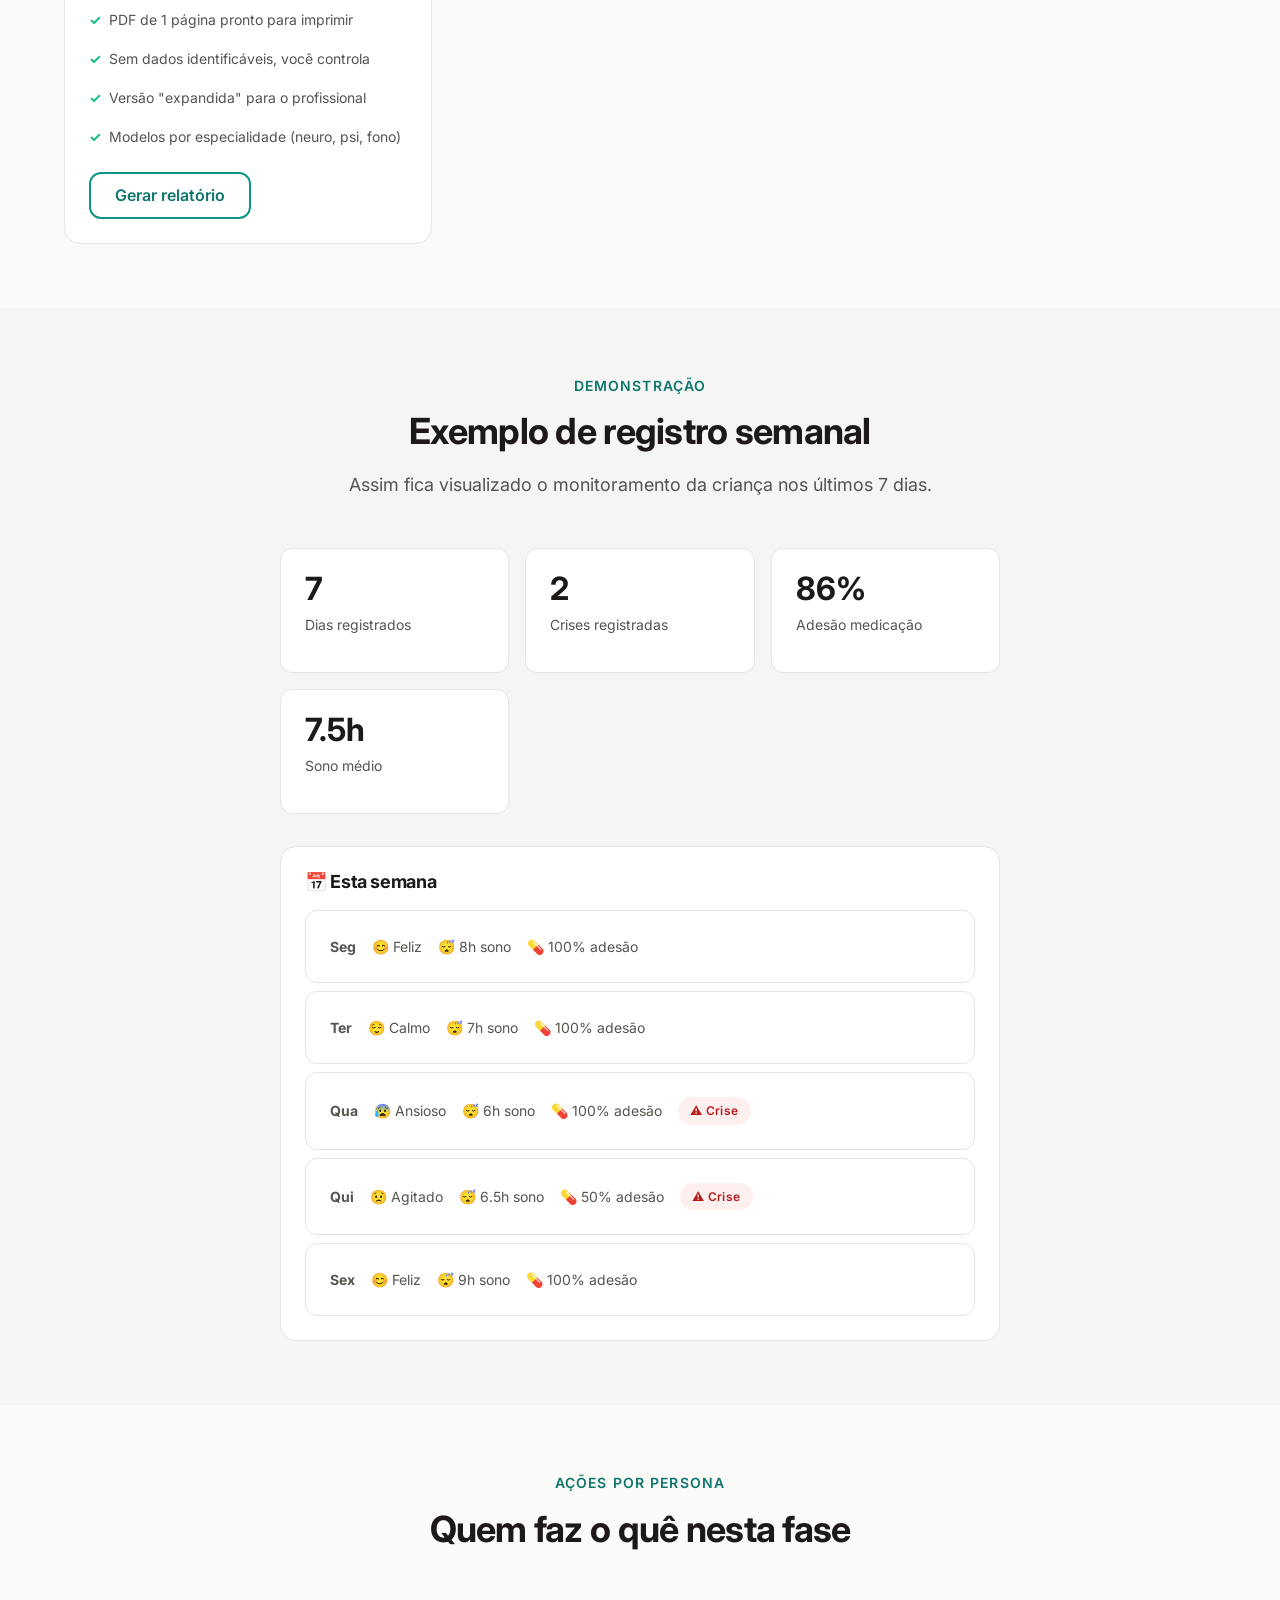
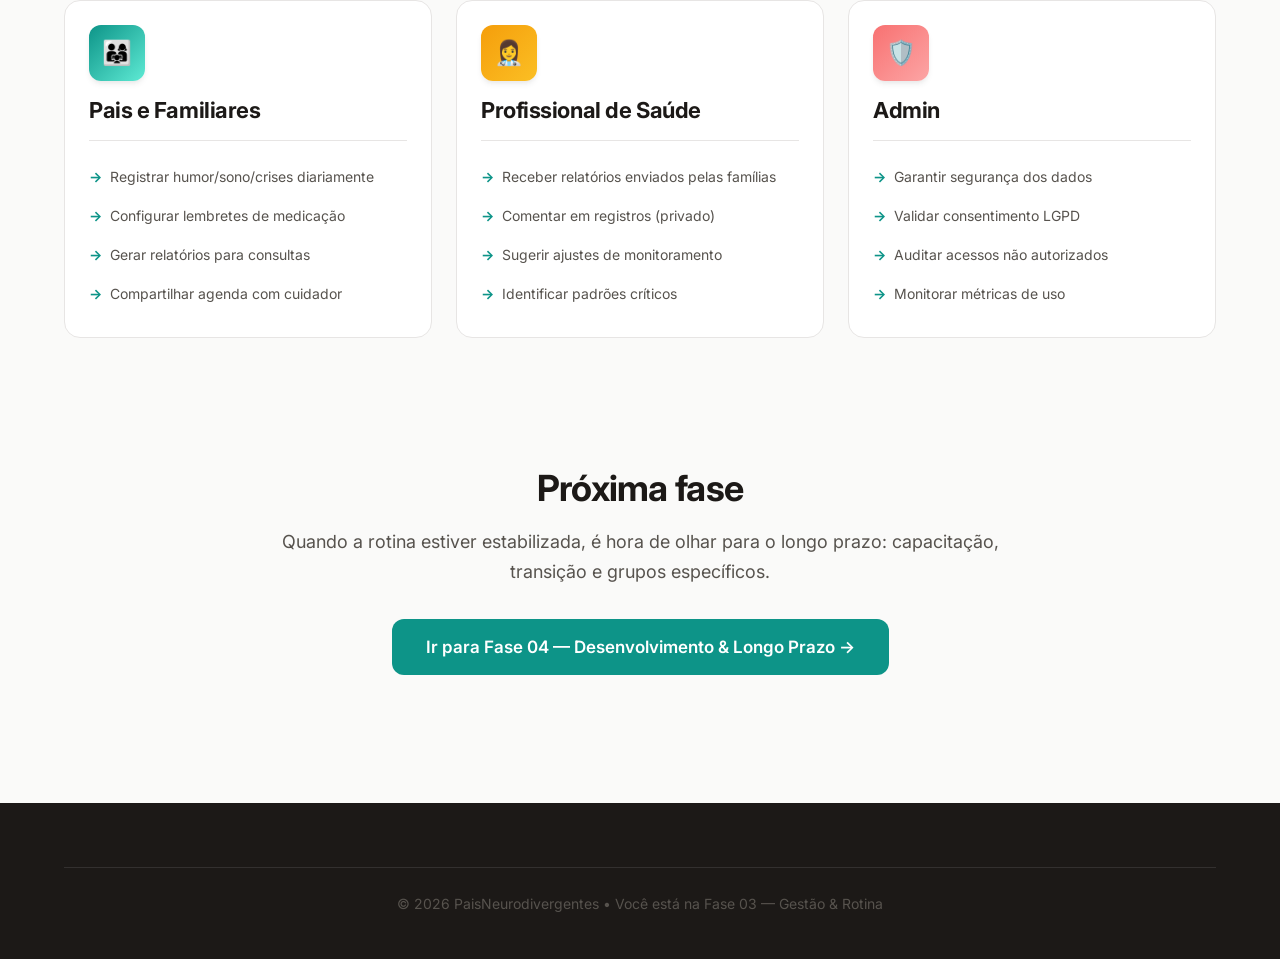
<file: pages/fase-gestao.html>
<!DOCTYPE html>
<html lang="pt-BR">
<head>
  <meta charset="UTF-8">
  <meta name="viewport" content="width=device-width, initial-scale=1.0">
  <title>Fase 3 — Gestão &amp; Rotina | PaisNeurodivergentes</title>
  <link rel="stylesheet" href="../css/styles.css">
  <link href="https://fonts.googleapis.com/css2?family=Inter:wght@400;500;600;700;800&display=swap" rel="stylesheet">
</head>
<body>
  <a href="#main" class="skip-link">Pular para conteúdo principal</a>

  <header class="site-header">
    <div class="container">
      <nav class="nav-bar">
        <a href="../index.html" class="logo"><span class="logo-icon">👨‍👩‍👧</span><span>PaisNeurodivergentes</span></a>
        <button class="menu-toggle" aria-label="Abrir menu">
          <svg width="24" height="24" viewBox="0 0 24 24" fill="none" stroke="currentColor" stroke-width="2">
            <line x1="3" y1="6" x2="21" y2="6"></line><line x1="3" y1="12" x2="21" y2="12"></line><line x1="3" y1="18" x2="21" y2="18"></line>
          </svg>
        </button>
        <ul class="nav-links">
          <li><a href="../index.html">Início</a></li>
          <li><a href="../index.html#momentos" class="active">Momentos</a></li>
          <li><a href="monitoramento.html">Monitoramento</a></li>
          <li><a href="forum.html">Fórum</a></li>
          <li><a href="proposta-de-valor.html">Proposta de Valor</a></li>
        </ul>
      </nav>
    </div>
  </header>

  <main id="main">
    <section class="hero" style="background: linear-gradient(135deg, #fae8ff 0%, #f5d0fe 100%); padding: var(--space-16) 0;">
      <div class="container">
        <a href="../index.html#momentos" class="btn btn-ghost btn-small" style="margin-bottom: var(--space-6);">← Voltar aos momentos</a>
        <span class="eyebrow">Fase 03 da jornada</span>
        <h1>Gestão &amp; Rotina</h1>
        <p class="hero-tagline">
          Quando o tratamento começa, a vida vira uma <strong>coreografia complexa</strong>: medicação, terapias, escola, crises. O PaisNeurodivergentes te ajuda a organizar tudo isso.
        </p>

        <div class="alert alert-info" style="max-width: 720px; margin-top: var(--space-6);">
          <span class="alert-icon">📊</span>
          <div>
            <strong>Esta fase é sobre ter clareza.</strong>
            Você não precisa lembrar de tudo. O PaisNeurodivergentes registra, lembra e gera relatórios visuais para você apresentar ao profissional que acompanha sua família.
          </div>
        </div>
      </div>
    </section>

    <section>
      <div class="container">
        <div class="section-header">
          <span class="eyebrow">Ferramentas de gestão</span>
          <h2>O que entra em ação na Fase 03</h2>
        </div>

        <div class="grid grid-2">
          <article class="card">
            <div class="card-icon">📊</div>
            <span class="card-tag">P2 • Desejável</span>
            <h3>Monitoramento de Crises</h3>
            <p>Registre humor, sono, crises e medicação diariamente. Identifique padrões (gatilhos, horários críticos) com visualização em gráficos.</p>
            <ul class="moment-features">
              <li>Registro diário em menos de 30 segundos</li>
              <li>Escala visual de humor (emoji)</li>
              <li>Marcação de crises com descrição</li>
              <li>Relatórios exportáveis em PDF</li>
            </ul>
            <a href="monitoramento.html" class="btn btn-primary mt-4">Registrar agora</a>
          </article>

          <article class="card">
            <div class="card-icon warm">💊</div>
            <h3>Adesão à Medicação</h3>
            <p>Lembrete visual de horários, registro de doses tomadas/recusadas. Compartilhe o histórico com seu médico antes da consulta.</p>
            <ul class="moment-features">
              <li>Notificações push no horário</li>
              <li>Histórico de 30, 60 ou 90 dias</li>
              <li>Visualização de adesão (percentual)</li>
              <li>Modo simplificado para a criança entender</li>
            </ul>
            <a href="monitoramento.html" class="btn btn-primary mt-4">Configurar medicação</a>
          </article>

          <article class="card">
            <div class="card-icon coral">📅</div>
            <h3>Agenda Integrada</h3>
            <p>Consultas, terapias, escola, compromissos da família. Tudo em um calendário único, com lembretes adaptáveis.</p>
            <ul class="moment-features">
              <li>Sincronização com Google/Apple Calendar</li>
              <li>Cores por categoria (saúde, escola, família)</li>
              <li>Compartilhar agenda com cuidador</li>
              <li>Histórico de consultas realizadas</li>
            </ul>
            <a href="#" class="btn btn-secondary mt-4">Abrir minha agenda</a>
          </article>

          <article class="card">
            <div class="card-icon">📈</div>
            <h3>Relatórios para profissionais</h3>
            <p>Exporte um resumo visual do último mês (humor, sono, crises, medicação) e leve para a próxima consulta. Profissionais amam isso.</p>
            <ul class="moment-features">
              <li>PDF de 1 página pronto para imprimir</li>
              <li>Sem dados identificáveis, você controla</li>
              <li>Versão "expandida" para o profissional</li>
              <li>Modelos por especialidade (neuro, psi, fono)</li>
            </ul>
            <a href="#" class="btn btn-secondary mt-4">Gerar relatório</a>
          </article>
        </div>
      </div>
    </section>

    <!-- Exemplo visual de monitoramento -->
    <section class="bg-soft">
      <div class="container">
        <div class="section-header">
          <span class="eyebrow">Demonstração</span>
          <h2>Exemplo de registro semanal</h2>
          <p>Assim fica visualizado o monitoramento da criança nos últimos 7 dias.</p>
        </div>

        <div class="stats-row" style="max-width: 720px; margin: 0 auto var(--space-8);">
          <div class="stat-card">
            <div class="stat-value">7</div>
            <p class="stat-label">Dias registrados</p>
          </div>
          <div class="stat-card">
            <div class="stat-value">2</div>
            <p class="stat-label">Crises registradas</p>
          </div>
          <div class="stat-card">
            <div class="stat-value">86%</div>
            <p class="stat-label">Adesão medicação</p>
          </div>
          <div class="stat-card">
            <div class="stat-value">7.5h</div>
            <p class="stat-label">Sono médio</p>
          </div>
        </div>

        <div class="card" style="max-width: 720px; margin: 0 auto;">
          <h4 style="margin-bottom: var(--space-4);">📅 Esta semana</h4>
          <div class="list-item" style="margin-bottom: var(--space-2);">
            <div class="list-item-meta">
              <span><strong>Seg</strong></span>
              <span>😊 Feliz</span>
              <span>😴 8h sono</span>
              <span>💊 100% adesão</span>
            </div>
          </div>
          <div class="list-item" style="margin-bottom: var(--space-2);">
            <div class="list-item-meta">
              <span><strong>Ter</strong></span>
              <span>😌 Calmo</span>
              <span>😴 7h sono</span>
              <span>💊 100% adesão</span>
            </div>
          </div>
          <div class="list-item" style="margin-bottom: var(--space-2);">
            <div class="list-item-meta">
              <span><strong>Qua</strong></span>
              <span>😰 Ansioso</span>
              <span>😴 6h sono</span>
              <span>💊 100% adesão</span>
              <span class="badge badge-coral">⚠ Crise</span>
            </div>
          </div>
          <div class="list-item" style="margin-bottom: var(--space-2);">
            <div class="list-item-meta">
              <span><strong>Qui</strong></span>
              <span>😟 Agitado</span>
              <span>😴 6.5h sono</span>
              <span>💊 50% adesão</span>
              <span class="badge badge-coral">⚠ Crise</span>
            </div>
          </div>
          <div class="list-item" style="margin-bottom: 0;">
            <div class="list-item-meta">
              <span><strong>Sex</strong></span>
              <span>😊 Feliz</span>
              <span>😴 9h sono</span>
              <span>💊 100% adesão</span>
            </div>
          </div>
        </div>
      </div>
    </section>

    <section>
      <div class="container">
        <div class="section-header">
          <span class="eyebrow">Ações por persona</span>
          <h2>Quem faz o quê nesta fase</h2>
        </div>

        <div class="grid grid-3">
          <div class="card">
            <div class="card-icon">👨‍👩‍👧</div>
            <h3>Pais e Familiares</h3>
            <ul class="persona-tasks">
              <li>Registrar humor/sono/crises diariamente</li>
              <li>Configurar lembretes de medicação</li>
              <li>Gerar relatórios para consultas</li>
              <li>Compartilhar agenda com cuidador</li>
            </ul>
          </div>

          <div class="card">
            <div class="card-icon warm">👩‍⚕️</div>
            <h3>Profissional de Saúde</h3>
            <ul class="persona-tasks">
              <li>Receber relatórios enviados pelas famílias</li>
              <li>Comentar em registros (privado)</li>
              <li>Sugerir ajustes de monitoramento</li>
              <li>Identificar padrões críticos</li>
            </ul>
          </div>

          <div class="card">
            <div class="card-icon coral">🛡️</div>
            <h3>Admin</h3>
            <ul class="persona-tasks">
              <li>Garantir segurança dos dados</li>
              <li>Validar consentimento LGPD</li>
              <li>Auditar acessos não autorizados</li>
              <li>Monitorar métricas de uso</li>
            </ul>
          </div>
        </div>
      </div>
    </section>

    <section>
      <div class="container container-narrow text-center">
        <h2>Próxima fase</h2>
        <p style="font-size: 1.125rem; margin-bottom: var(--space-8);">Quando a rotina estiver estabilizada, é hora de olhar para o longo prazo: capacitação, transição e grupos específicos.</p>
        <a href="fase-desenvolvimento.html" class="btn btn-primary btn-large">Ir para Fase 04 — Desenvolvimento &amp; Longo Prazo →</a>
      </div>
    </section>
  </main>

  <footer class="site-footer">
    <div class="container">
      <div class="footer-bottom">
        <p>© 2026 PaisNeurodivergentes • Você está na Fase 03 — Gestão &amp; Rotina</p>
      </div>
    </div>
  </footer>

  <script src="../js/main.js"></script>
</body>
</html>
</file>
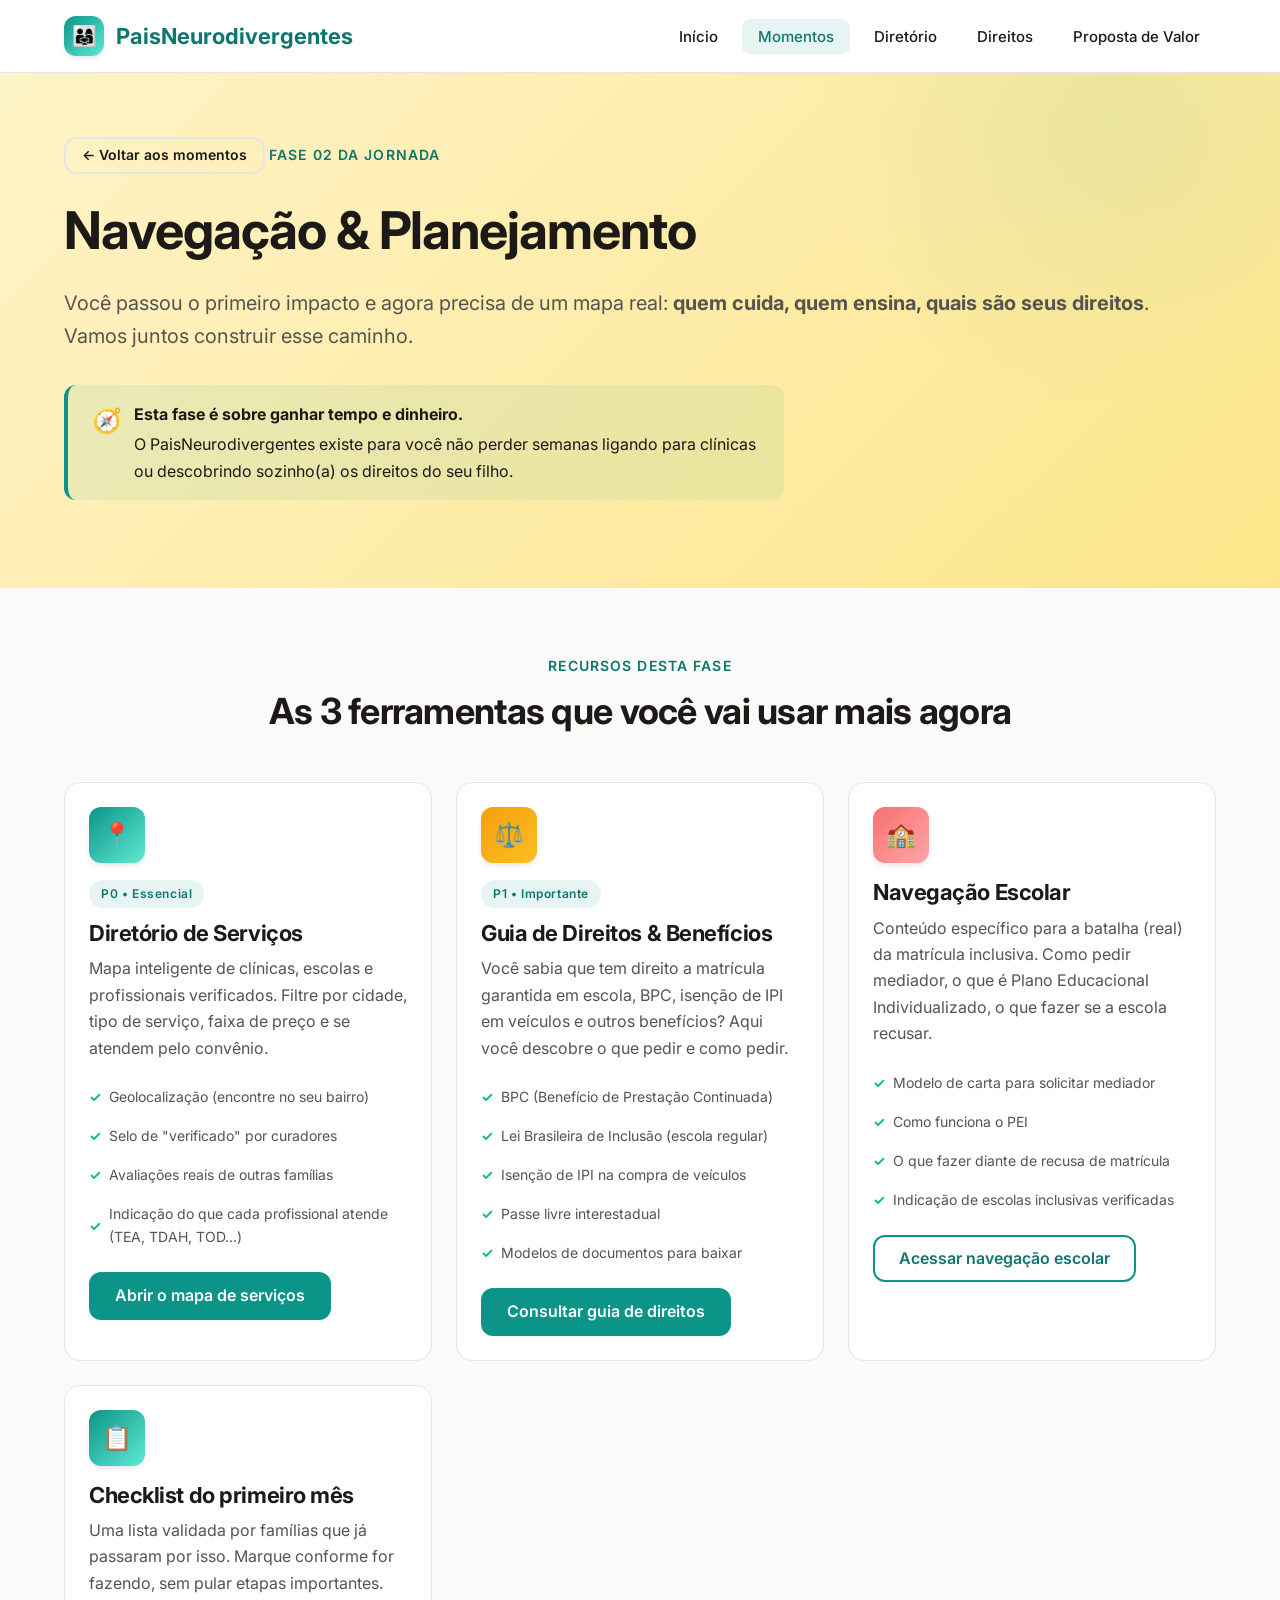
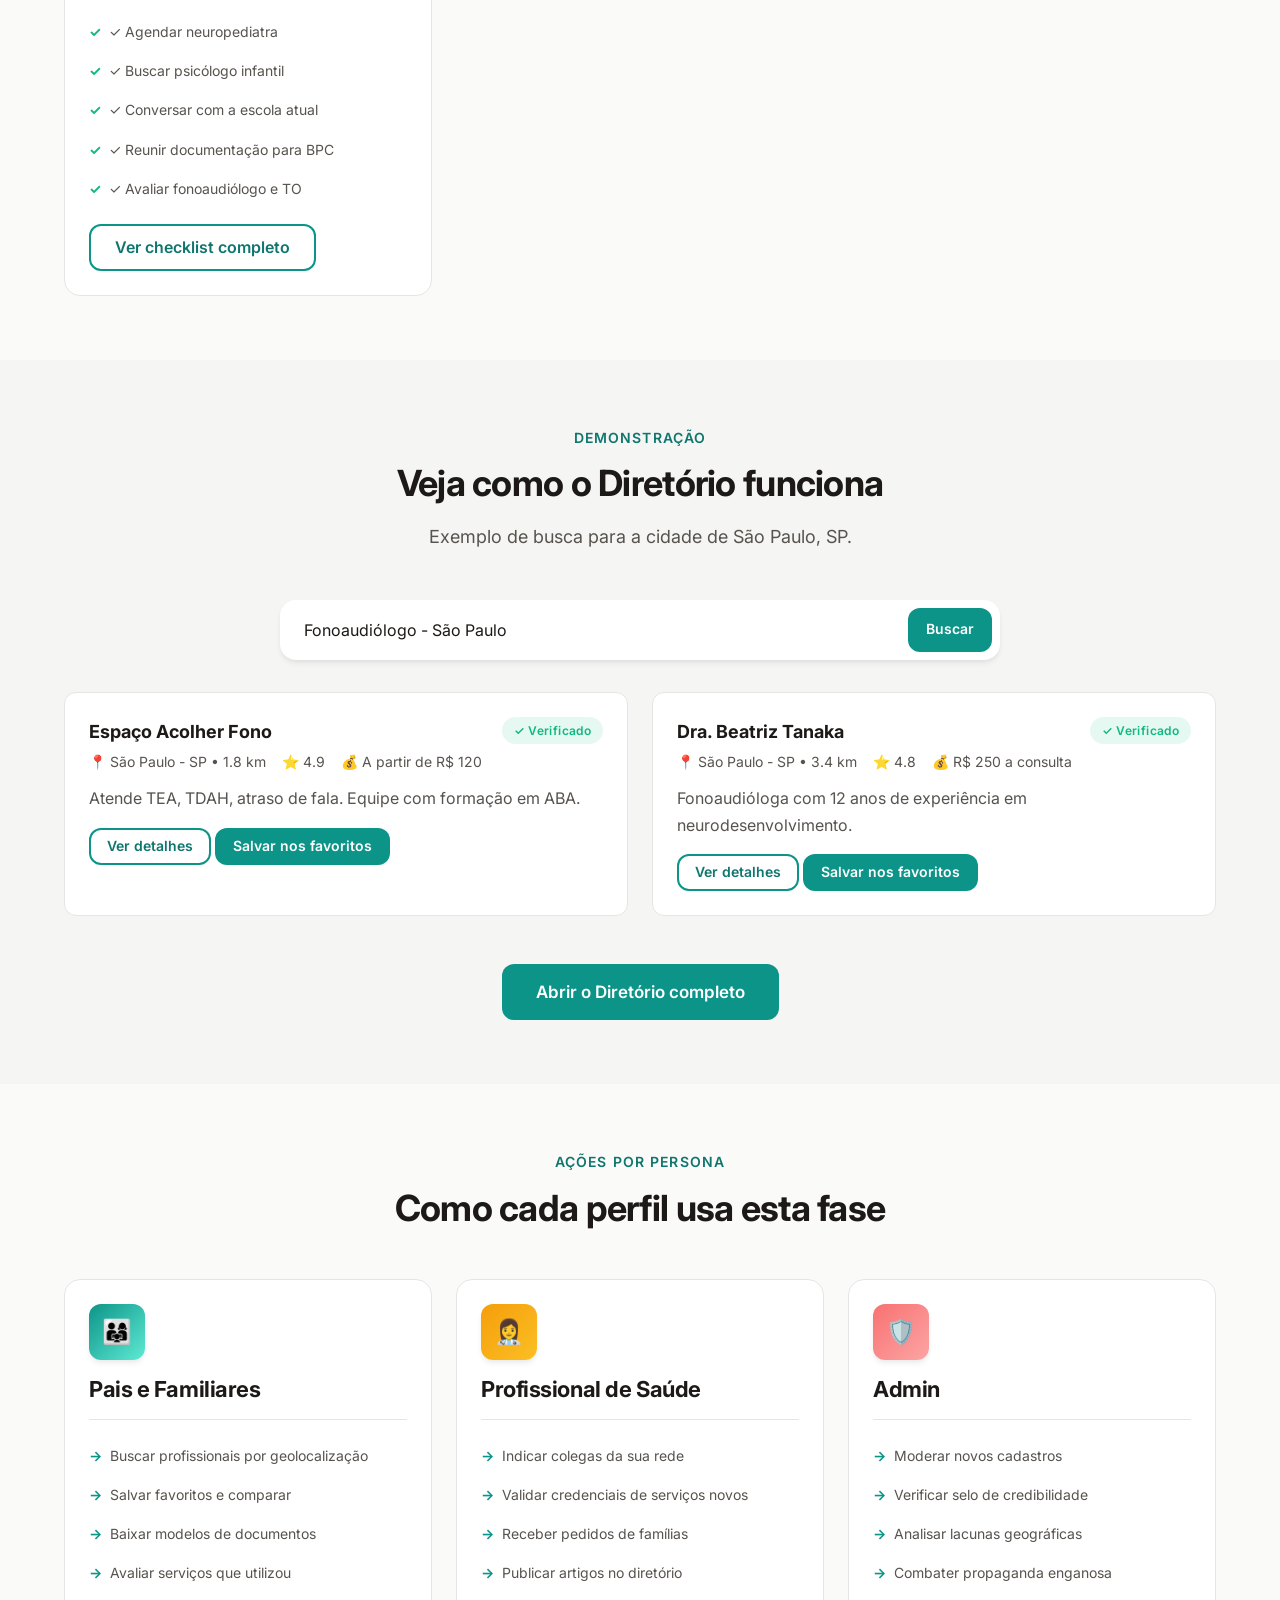
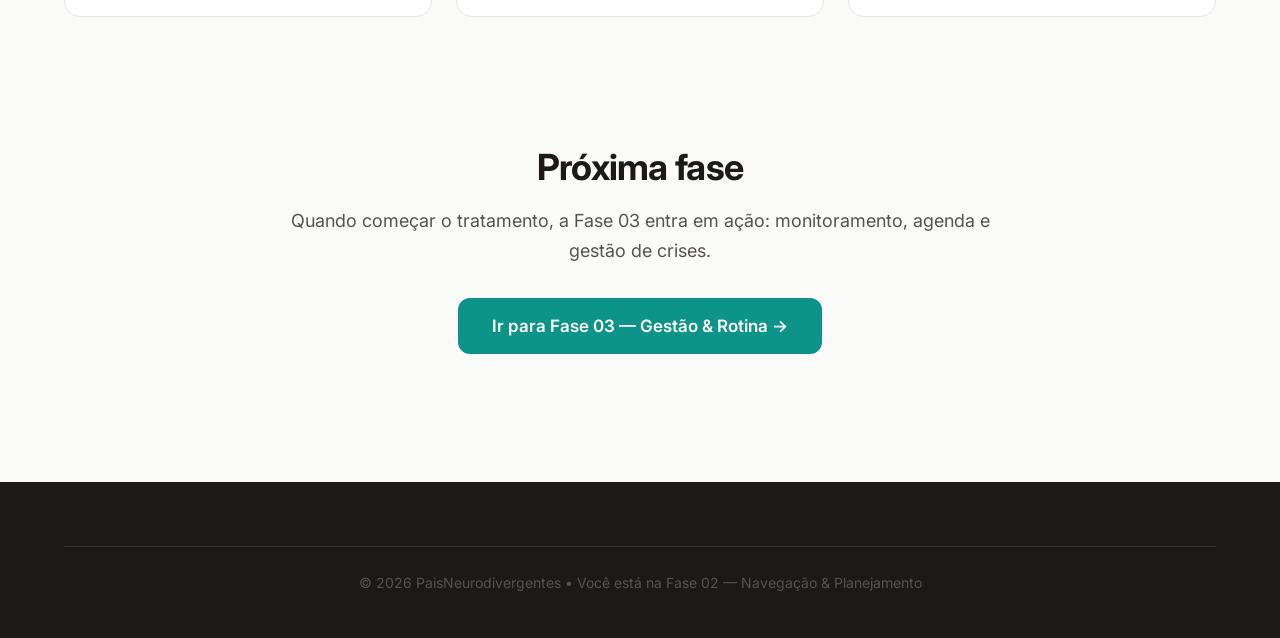
<file: pages/fase-navegacao.html>
<!DOCTYPE html>
<html lang="pt-BR">
<head>
  <meta charset="UTF-8">
  <meta name="viewport" content="width=device-width, initial-scale=1.0">
  <title>Fase 2 — Navegação &amp; Planejamento | PaisNeurodivergentes</title>
  <link rel="stylesheet" href="../css/styles.css">
  <link href="https://fonts.googleapis.com/css2?family=Inter:wght@400;500;600;700;800&display=swap" rel="stylesheet">
</head>
<body>
  <a href="#main" class="skip-link">Pular para conteúdo principal</a>

  <header class="site-header">
    <div class="container">
      <nav class="nav-bar">
        <a href="../index.html" class="logo"><span class="logo-icon">👨‍👩‍👧</span><span>PaisNeurodivergentes</span></a>
        <button class="menu-toggle" aria-label="Abrir menu">
          <svg width="24" height="24" viewBox="0 0 24 24" fill="none" stroke="currentColor" stroke-width="2">
            <line x1="3" y1="6" x2="21" y2="6"></line><line x1="3" y1="12" x2="21" y2="12"></line><line x1="3" y1="18" x2="21" y2="18"></line>
          </svg>
        </button>
        <ul class="nav-links">
          <li><a href="../index.html">Início</a></li>
          <li><a href="../index.html#momentos" class="active">Momentos</a></li>
          <li><a href="diretorio.html">Diretório</a></li>
          <li><a href="base-conhecimento.html">Direitos</a></li>
          <li><a href="proposta-de-valor.html">Proposta de Valor</a></li>
        </ul>
      </nav>
    </div>
  </header>

  <main id="main">
    <section class="hero" style="background: linear-gradient(135deg, #fef3c7 0%, #fde68a 100%); padding: var(--space-16) 0;">
      <div class="container">
        <a href="../index.html#momentos" class="btn btn-ghost btn-small" style="margin-bottom: var(--space-6);">← Voltar aos momentos</a>
        <span class="eyebrow">Fase 02 da jornada</span>
        <h1>Navegação &amp; Planejamento</h1>
        <p class="hero-tagline">
          Você passou o primeiro impacto e agora precisa de um mapa real: <strong>quem cuida, quem ensina, quais são seus direitos</strong>. Vamos juntos construir esse caminho.
        </p>

        <div class="alert alert-info" style="max-width: 720px; margin-top: var(--space-6);">
          <span class="alert-icon">🧭</span>
          <div>
            <strong>Esta fase é sobre ganhar tempo e dinheiro.</strong>
            O PaisNeurodivergentes existe para você não perder semanas ligando para clínicas ou descobrindo sozinho(a) os direitos do seu filho.
          </div>
        </div>
      </div>
    </section>

    <!-- Ações por persona -->
    <section>
      <div class="container">
        <div class="section-header">
          <span class="eyebrow">Recursos desta fase</span>
          <h2>As 3 ferramentas que você vai usar mais agora</h2>
        </div>

        <div class="grid grid-2">
          <article class="card">
            <div class="card-icon">📍</div>
            <span class="card-tag">P0 • Essencial</span>
            <h3>Diretório de Serviços</h3>
            <p>Mapa inteligente de clínicas, escolas e profissionais verificados. Filtre por cidade, tipo de serviço, faixa de preço e se atendem pelo convênio.</p>
            <ul class="moment-features">
              <li>Geolocalização (encontre no seu bairro)</li>
              <li>Selo de "verificado" por curadores</li>
              <li>Avaliações reais de outras famílias</li>
              <li>Indicação do que cada profissional atende (TEA, TDAH, TOD…)</li>
            </ul>
            <a href="diretorio.html" class="btn btn-primary mt-4">Abrir o mapa de serviços</a>
          </article>

          <article class="card">
            <div class="card-icon warm">⚖️</div>
            <span class="card-tag">P1 • Importante</span>
            <h3>Guia de Direitos &amp; Benefícios</h3>
            <p>Você sabia que tem direito a matrícula garantida em escola, BPC, isenção de IPI em veículos e outros benefícios? Aqui você descobre o que pedir e como pedir.</p>
            <ul class="moment-features">
              <li>BPC (Benefício de Prestação Continuada)</li>
              <li>Lei Brasileira de Inclusão (escola regular)</li>
              <li>Isenção de IPI na compra de veículos</li>
              <li>Passe livre interestadual</li>
              <li>Modelos de documentos para baixar</li>
            </ul>
            <a href="base-conhecimento.html#direitos" class="btn btn-primary mt-4">Consultar guia de direitos</a>
          </article>

          <article class="card">
            <div class="card-icon coral">🏫</div>
            <h3>Navegação Escolar</h3>
            <p>Conteúdo específico para a batalha (real) da matrícula inclusiva. Como pedir mediador, o que é Plano Educacional Individualizado, o que fazer se a escola recusar.</p>
            <ul class="moment-features">
              <li>Modelo de carta para solicitar mediador</li>
              <li>Como funciona o PEI</li>
              <li>O que fazer diante de recusa de matrícula</li>
              <li>Indicação de escolas inclusivas verificadas</li>
            </ul>
            <a href="base-conhecimento.html#escola" class="btn btn-secondary mt-4">Acessar navegação escolar</a>
          </article>

          <article class="card">
            <div class="card-icon">📋</div>
            <h3>Checklist do primeiro mês</h3>
            <p>Uma lista validada por famílias que já passaram por isso. Marque conforme for fazendo, sem pular etapas importantes.</p>
            <ul class="moment-features">
              <li>✓ Agendar neuropediatra</li>
              <li>✓ Buscar psicólogo infantil</li>
              <li>✓ Conversar com a escola atual</li>
              <li>✓ Reunir documentação para BPC</li>
              <li>✓ Avaliar fonoaudiólogo e TO</li>
            </ul>
            <a href="#" class="btn btn-secondary mt-4">Ver checklist completo</a>
          </article>
        </div>
      </div>
    </section>

    <!-- Demonstração do diretório -->
    <section class="bg-soft">
      <div class="container">
        <div class="section-header">
          <span class="eyebrow">Demonstração</span>
          <h2>Veja como o Diretório funciona</h2>
          <p>Exemplo de busca para a cidade de São Paulo, SP.</p>
        </div>

        <div class="search-bar" style="margin-bottom: var(--space-8);">
          <input type="text" placeholder="🔍 Buscar por serviço, profissional ou cidade…" value="Fonoaudiólogo - São Paulo">
          <button class="btn btn-primary btn-small">Buscar</button>
        </div>

        <div class="grid grid-2">
          <article class="list-item">
            <div class="list-item-header">
              <div>
                <div class="list-item-title">Espaço Acolher Fono</div>
                <div class="list-item-meta">
                  <span>📍 São Paulo - SP • 1.8 km</span>
                  <span>⭐ 4.9</span>
                  <span>💰 A partir de R$ 120</span>
                </div>
              </div>
              <span class="badge badge-success">✓ Verificado</span>
            </div>
            <p class="text-soft" style="margin-bottom: var(--space-4);">Atende TEA, TDAH, atraso de fala. Equipe com formação em ABA.</p>
            <button class="btn btn-secondary btn-small">Ver detalhes</button>
            <button class="btn btn-primary btn-small">Salvar nos favoritos</button>
          </article>

          <article class="list-item">
            <div class="list-item-header">
              <div>
                <div class="list-item-title">Dra. Beatriz Tanaka</div>
                <div class="list-item-meta">
                  <span>📍 São Paulo - SP • 3.4 km</span>
                  <span>⭐ 4.8</span>
                  <span>💰 R$ 250 a consulta</span>
                </div>
              </div>
              <span class="badge badge-success">✓ Verificado</span>
            </div>
            <p class="text-soft" style="margin-bottom: var(--space-4);">Fonoaudióloga com 12 anos de experiência em neurodesenvolvimento.</p>
            <button class="btn btn-secondary btn-small">Ver detalhes</button>
            <button class="btn btn-primary btn-small">Salvar nos favoritos</button>
          </article>
        </div>

        <div class="text-center mt-8">
          <a href="diretorio.html" class="btn btn-primary btn-large">Abrir o Diretório completo</a>
        </div>
      </div>
    </section>

    <!-- Ações por persona -->
    <section>
      <div class="container">
        <div class="section-header">
          <span class="eyebrow">Ações por persona</span>
          <h2>Como cada perfil usa esta fase</h2>
        </div>

        <div class="grid grid-3">
          <div class="card">
            <div class="card-icon">👨‍👩‍👧</div>
            <h3>Pais e Familiares</h3>
            <ul class="persona-tasks">
              <li>Buscar profissionais por geolocalização</li>
              <li>Salvar favoritos e comparar</li>
              <li>Baixar modelos de documentos</li>
              <li>Avaliar serviços que utilizou</li>
            </ul>
          </div>

          <div class="card">
            <div class="card-icon warm">👩‍⚕️</div>
            <h3>Profissional de Saúde</h3>
            <ul class="persona-tasks">
              <li>Indicar colegas da sua rede</li>
              <li>Validar credenciais de serviços novos</li>
              <li>Receber pedidos de famílias</li>
              <li>Publicar artigos no diretório</li>
            </ul>
          </div>

          <div class="card">
            <div class="card-icon coral">🛡️</div>
            <h3>Admin</h3>
            <ul class="persona-tasks">
              <li>Moderar novos cadastros</li>
              <li>Verificar selo de credibilidade</li>
              <li>Analisar lacunas geográficas</li>
              <li>Combater propaganda enganosa</li>
            </ul>
          </div>
        </div>
      </div>
    </section>

    <section>
      <div class="container container-narrow text-center">
        <h2>Próxima fase</h2>
        <p style="font-size: 1.125rem; margin-bottom: var(--space-8);">Quando começar o tratamento, a Fase 03 entra em ação: monitoramento, agenda e gestão de crises.</p>
        <a href="fase-gestao.html" class="btn btn-primary btn-large">Ir para Fase 03 — Gestão &amp; Rotina →</a>
      </div>
    </section>
  </main>

  <footer class="site-footer">
    <div class="container">
      <div class="footer-bottom">
        <p>© 2026 PaisNeurodivergentes • Você está na Fase 02 — Navegação &amp; Planejamento</p>
      </div>
    </div>
  </footer>

  <script src="../js/main.js"></script>
</body>
</html>
</file>
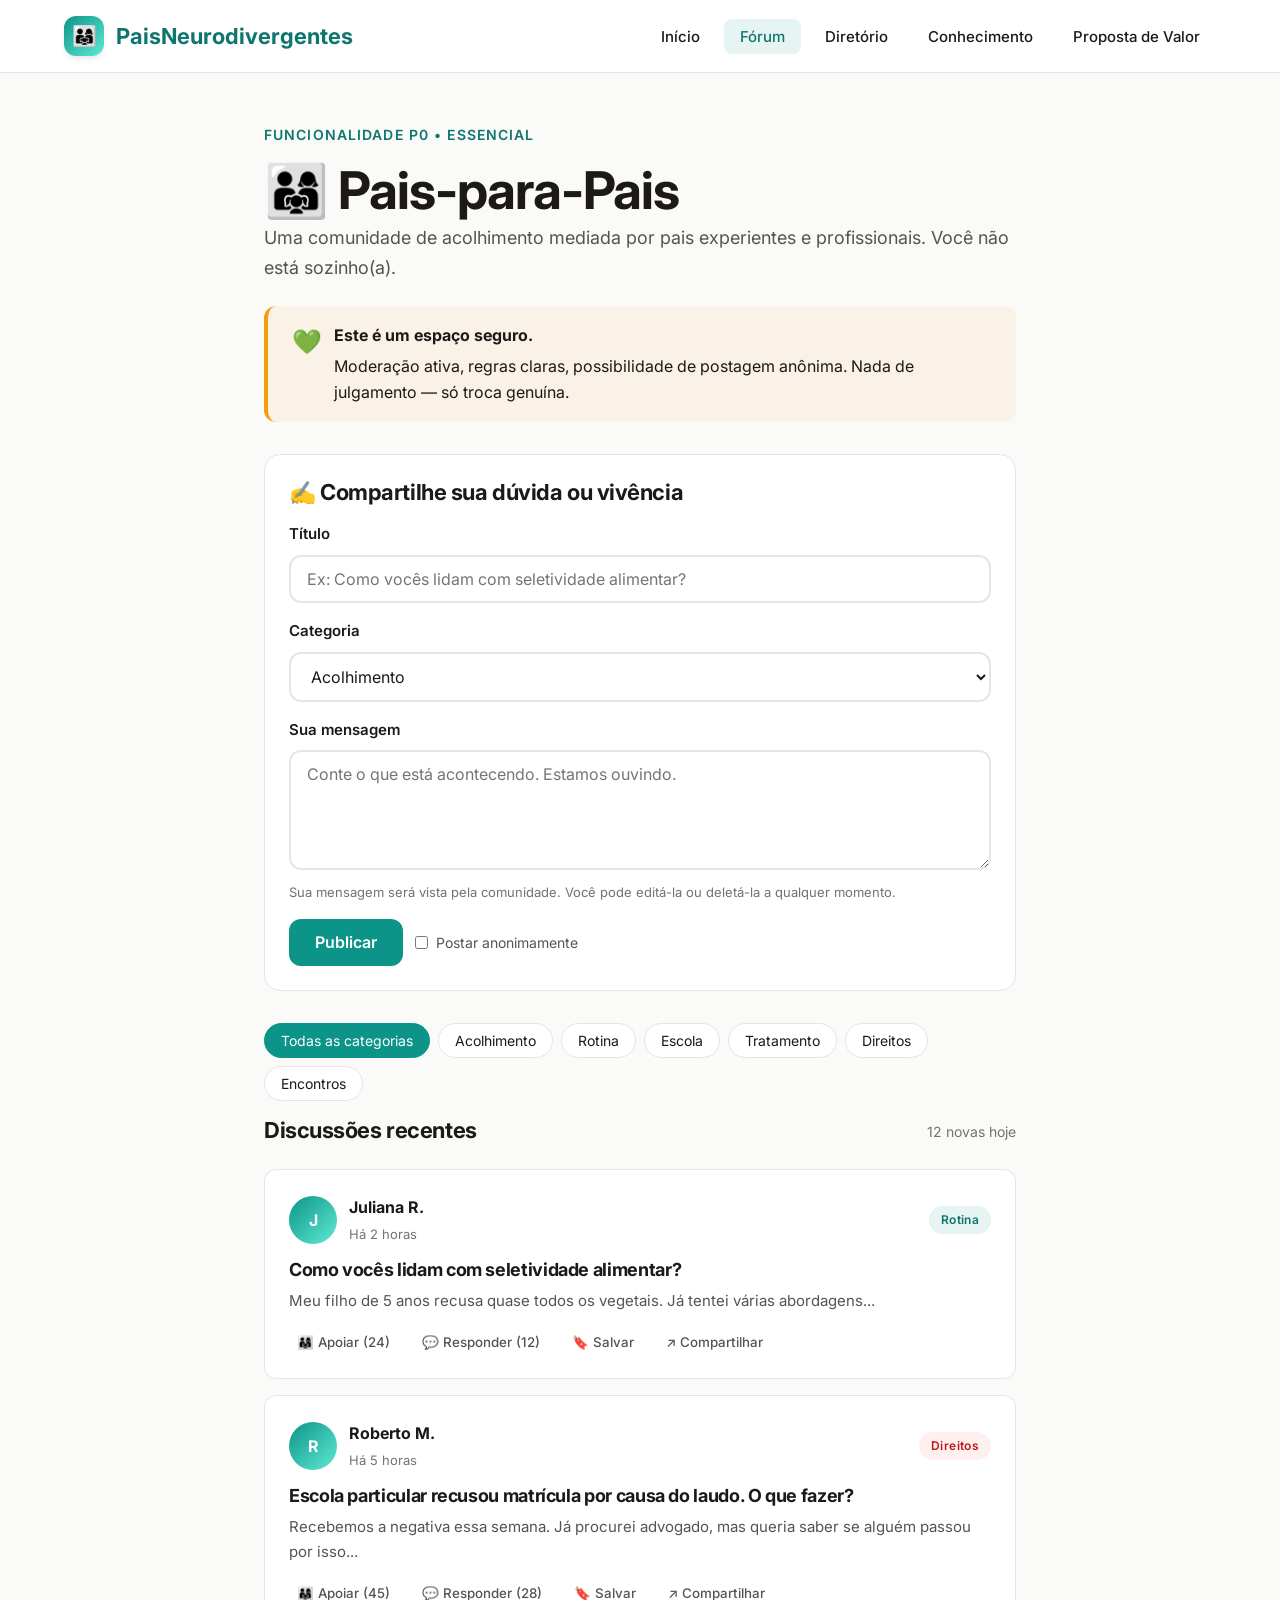
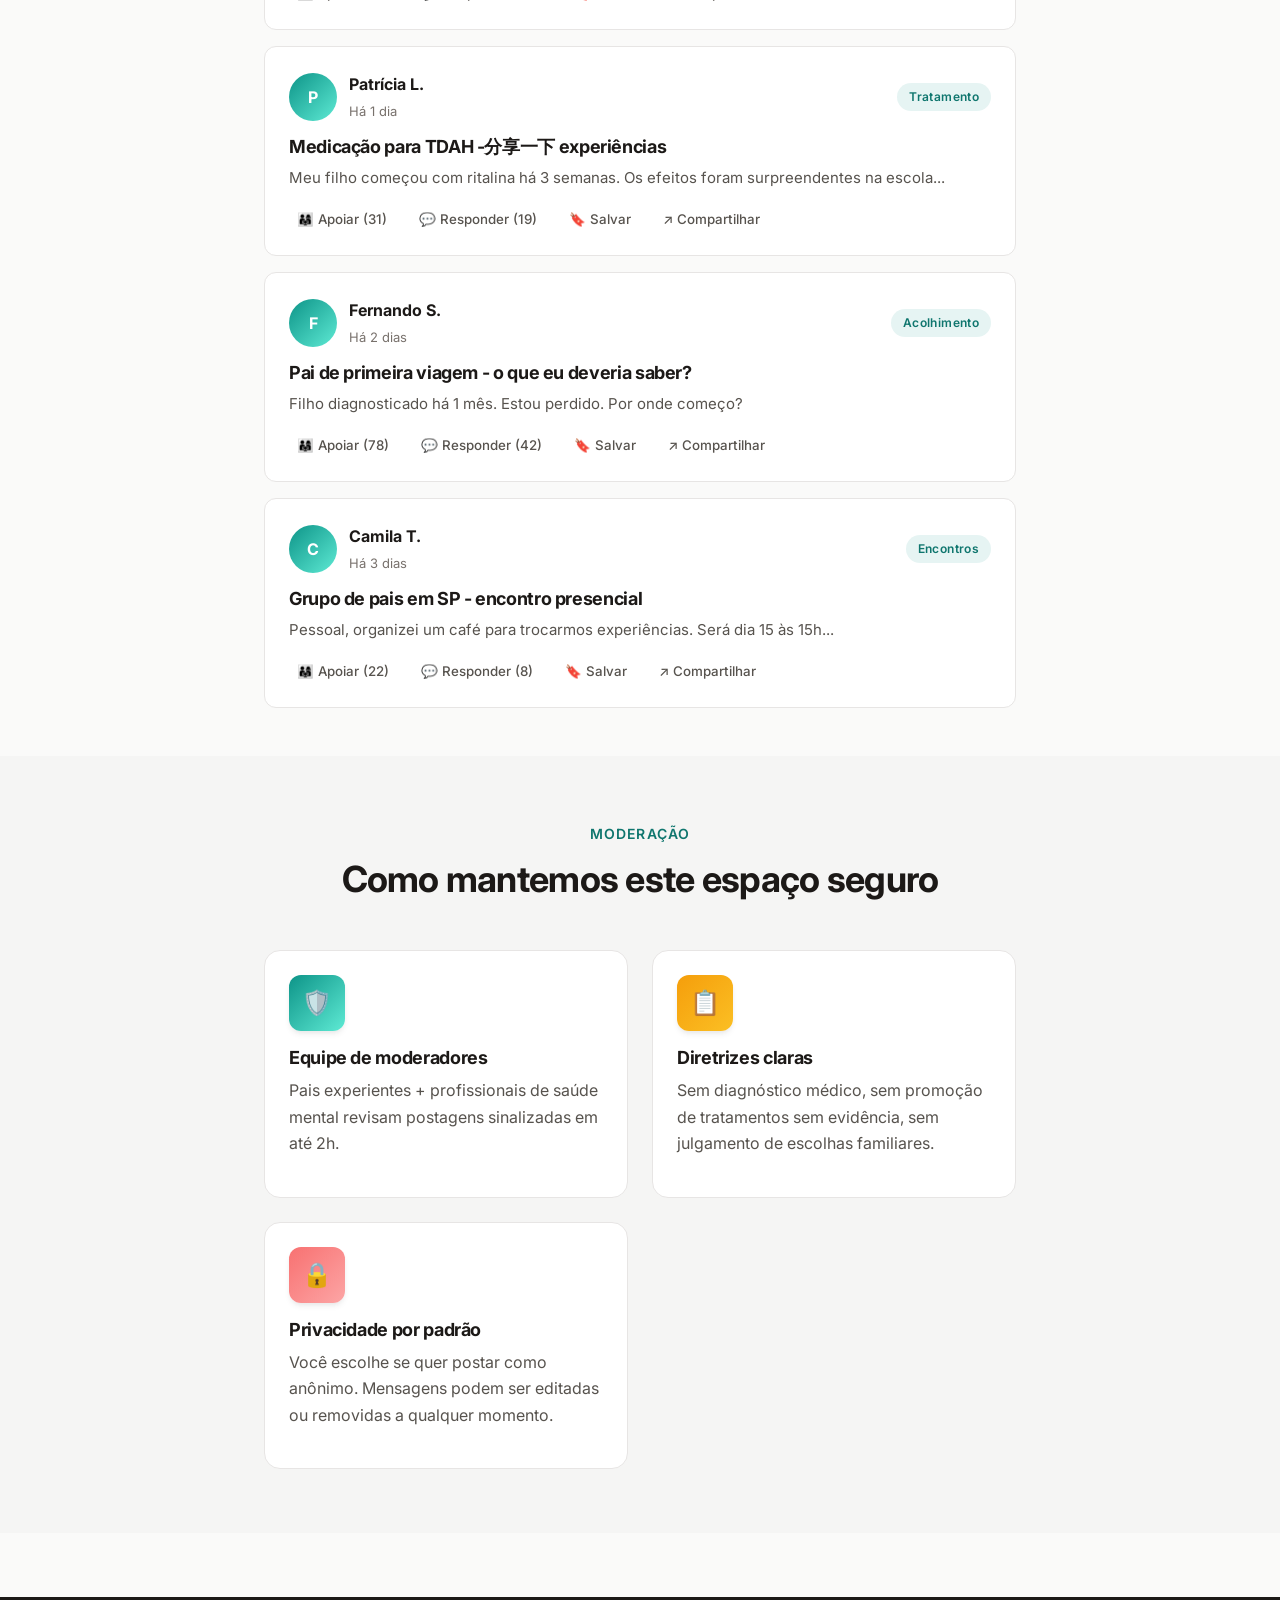
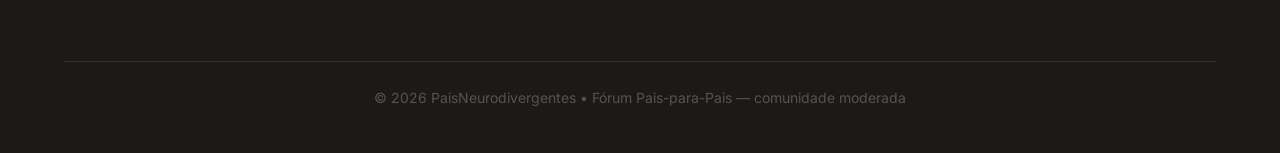
<file: pages/forum.html>
<!DOCTYPE html>
<html lang="pt-BR">
<head>
  <meta charset="UTF-8">
  <meta name="viewport" content="width=device-width, initial-scale=1.0">
  <title>Fórum Pais-para-Pais | PaisNeurodivergentes</title>
  <link rel="stylesheet" href="../css/styles.css">
  <link href="https://fonts.googleapis.com/css2?family=Inter:wght@400;500;600;700;800&display=swap" rel="stylesheet">
</head>
<body>
  <a href="#main" class="skip-link">Pular para conteúdo principal</a>

  <header class="site-header">
    <div class="container">
      <nav class="nav-bar">
        <a href="../index.html" class="logo"><span class="logo-icon">👨‍👩‍👧</span><span>PaisNeurodivergentes</span></a>
        <button class="menu-toggle" aria-label="Abrir menu">
          <svg width="24" height="24" viewBox="0 0 24 24" fill="none" stroke="currentColor" stroke-width="2">
            <line x1="3" y1="6" x2="21" y2="6"></line><line x1="3" y1="12" x2="21" y2="12"></line><line x1="3" y1="18" x2="21" y2="18"></line>
          </svg>
        </button>
        <ul class="nav-links">
          <li><a href="../index.html">Início</a></li>
          <li><a href="forum.html" class="active">Fórum</a></li>
          <li><a href="diretorio.html">Diretório</a></li>
          <li><a href="base-conhecimento.html">Conhecimento</a></li>
          <li><a href="proposta-de-valor.html">Proposta de Valor</a></li>
        </ul>
      </nav>
    </div>
  </header>

  <main id="main">
    <section style="padding: var(--space-12) 0 var(--space-8);">
      <div class="container container-narrow">
        <span class="eyebrow">Funcionalidade P0 • Essencial</span>
        <h1>👨‍👩‍👧 Pais-para-Pais</h1>
        <p style="font-size: 1.125rem;">
          Uma comunidade de acolhimento mediada por pais experientes e profissionais. Você não está sozinho(a).
        </p>

        <div class="alert alert-warm" style="margin-top: var(--space-6);">
          <span class="alert-icon">💚</span>
          <div>
            <strong>Este é um espaço seguro.</strong>
            Moderação ativa, regras claras, possibilidade de postagem anônima. Nada de julgamento — só troca genuína.
          </div>
        </div>

        <!-- Form de novo post -->
        <article class="card" style="margin-top: var(--space-8);">
          <h3 style="margin-bottom: var(--space-4);">✍️ Compartilhe sua dúvida ou vivência</h3>
          <form id="new-post-form">
            <div class="form-group">
              <label class="form-label" for="post-title">Título</label>
              <input class="form-input" type="text" name="title" id="post-title" placeholder="Ex: Como vocês lidam com seletividade alimentar?" required>
            </div>
            <div class="form-group">
              <label class="form-label" for="post-tag">Categoria</label>
              <select class="form-select" name="tag" id="post-tag" required>
                <option value="Acolhimento">Acolhimento</option>
                <option value="Rotina">Rotina</option>
                <option value="Escola">Escola</option>
                <option value="Tratamento">Tratamento</option>
                <option value="Direitos">Direitos</option>
                <option value="Encontros">Encontros</option>
              </select>
            </div>
            <div class="form-group">
              <label class="form-label" for="post-content">Sua mensagem</label>
              <textarea class="form-textarea" name="content" id="post-content" placeholder="Conte o que está acontecendo. Estamos ouvindo." required></textarea>
              <p class="form-help">Sua mensagem será vista pela comunidade. Você pode editá-la ou deletá-la a qualquer momento.</p>
            </div>
            <div style="display: flex; gap: var(--space-3); align-items: center; flex-wrap: wrap;">
              <button type="submit" class="btn btn-primary">Publicar</button>
              <label style="display: flex; align-items: center; gap: var(--space-2); font-size: 0.875rem; color: var(--color-text-soft);">
                <input type="checkbox"> Postar anonimamente
              </label>
            </div>
          </form>
        </article>

        <!-- Filtros -->
        <div data-chip-group style="margin-top: var(--space-8);">
          <div class="chip-group">
            <button class="chip active">Todas as categorias</button>
            <button class="chip">Acolhimento</button>
            <button class="chip">Rotina</button>
            <button class="chip">Escola</button>
            <button class="chip">Tratamento</button>
            <button class="chip">Direitos</button>
            <button class="chip">Encontros</button>
          </div>
        </div>

        <div style="display: flex; justify-content: space-between; align-items: center; margin-bottom: var(--space-6);">
          <h3 style="margin: 0;">Discussões recentes</h3>
          <span style="color: var(--color-text-muted); font-size: 0.875rem;">12 novas hoje</span>
        </div>

        <!-- Feed de posts -->
        <div id="forum-list"></div>
      </div>
    </section>

    <!-- Moderação -->
    <section class="bg-soft">
      <div class="container container-narrow">
        <div class="section-header">
          <span class="eyebrow">Moderação</span>
          <h2>Como mantemos este espaço seguro</h2>
        </div>
        <div class="grid grid-3">
          <div class="card">
            <div class="card-icon">🛡️</div>
            <h4>Equipe de moderadores</h4>
            <p>Pais experientes + profissionais de saúde mental revisam postagens sinalizadas em até 2h.</p>
          </div>
          <div class="card">
            <div class="card-icon warm">📋</div>
            <h4>Diretrizes claras</h4>
            <p>Sem diagnóstico médico, sem promoção de tratamentos sem evidência, sem julgamento de escolhas familiares.</p>
          </div>
          <div class="card">
            <div class="card-icon coral">🔒</div>
            <h4>Privacidade por padrão</h4>
            <p>Você escolhe se quer postar como anônimo. Mensagens podem ser editadas ou removidas a qualquer momento.</p>
          </div>
        </div>
      </div>
    </section>
  </main>

  <footer class="site-footer">
    <div class="container">
      <div class="footer-bottom">
        <p>© 2026 PaisNeurodivergentes • Fórum Pais-para-Pais — comunidade moderada</p>
      </div>
    </div>
  </footer>

  <script src="../js/main.js"></script>
  <script>
    document.addEventListener('DOMContentLoaded', () => {
      renderForum('forum-list');
    });
  </script>
</body>
</html>
</file>
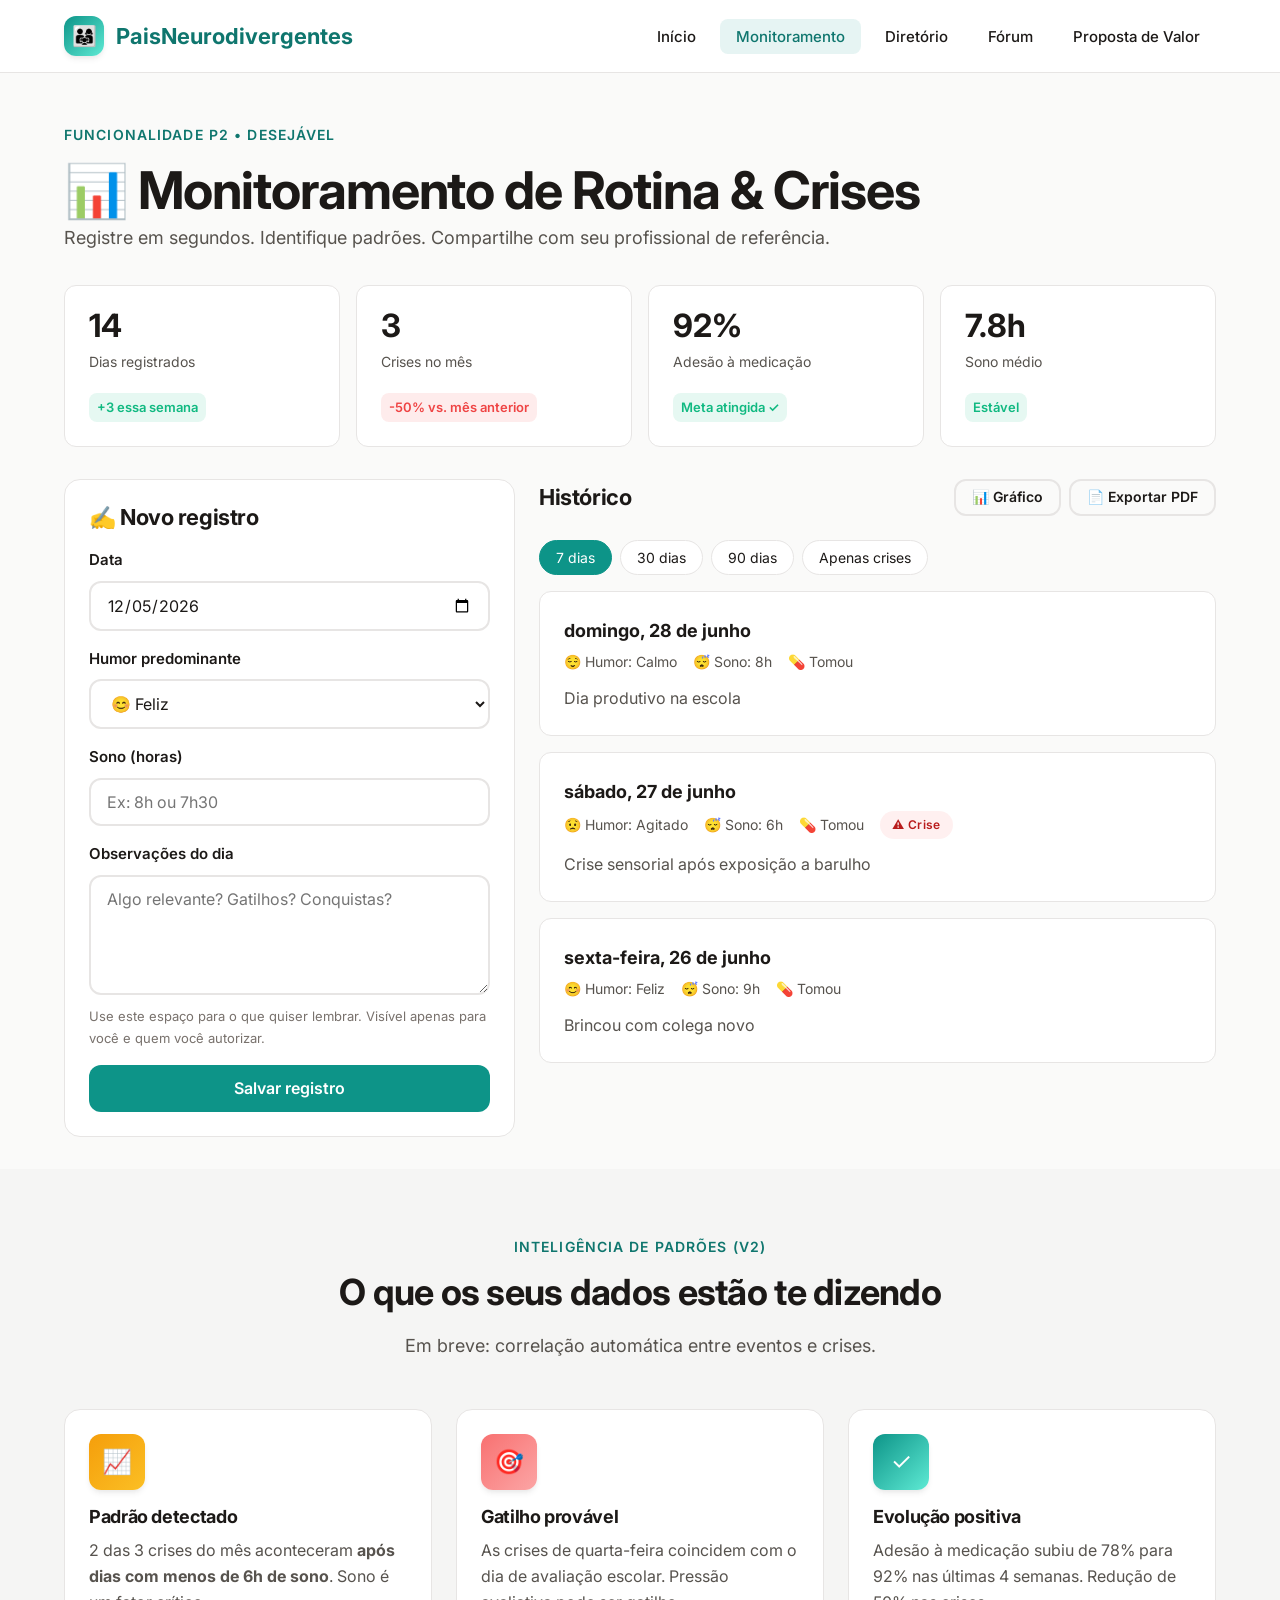
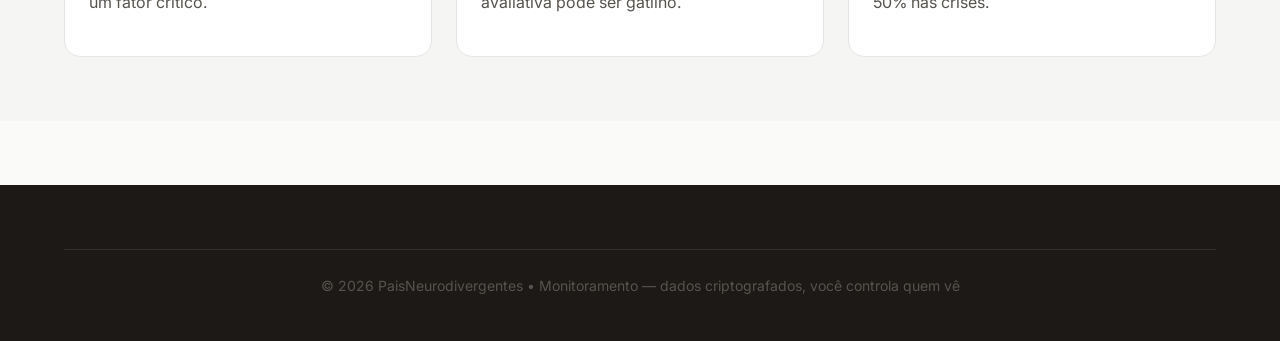
<file: pages/monitoramento.html>
<!DOCTYPE html>
<html lang="pt-BR">
<head>
  <meta charset="UTF-8">
  <meta name="viewport" content="width=device-width, initial-scale=1.0">
  <title>Monitoramento | PaisNeurodivergentes</title>
  <link rel="stylesheet" href="../css/styles.css">
  <link href="https://fonts.googleapis.com/css2?family=Inter:wght@400;500;600;700;800&display=swap" rel="stylesheet">
</head>
<body>
  <a href="#main" class="skip-link">Pular para conteúdo principal</a>

  <header class="site-header">
    <div class="container">
      <nav class="nav-bar">
        <a href="../index.html" class="logo"><span class="logo-icon">👨‍👩‍👧</span><span>PaisNeurodivergentes</span></a>
        <button class="menu-toggle" aria-label="Abrir menu">
          <svg width="24" height="24" viewBox="0 0 24 24" fill="none" stroke="currentColor" stroke-width="2">
            <line x1="3" y1="6" x2="21" y2="6"></line><line x1="3" y1="12" x2="21" y2="12"></line><line x1="3" y1="18" x2="21" y2="18"></line>
          </svg>
        </button>
        <ul class="nav-links">
          <li><a href="../index.html">Início</a></li>
          <li><a href="monitoramento.html" class="active">Monitoramento</a></li>
          <li><a href="diretorio.html">Diretório</a></li>
          <li><a href="forum.html">Fórum</a></li>
          <li><a href="proposta-de-valor.html">Proposta de Valor</a></li>
        </ul>
      </nav>
    </div>
  </header>

  <main id="main">
    <section style="padding: var(--space-12) 0 var(--space-8);">
      <div class="container">
        <span class="eyebrow">Funcionalidade P2 • Desejável</span>
        <h1>📊 Monitoramento de Rotina &amp; Crises</h1>
        <p style="font-size: 1.125rem;">Registre em segundos. Identifique padrões. Compartilhe com seu profissional de referência.</p>

        <!-- KPIs -->
        <div class="stats-row" style="margin-top: var(--space-8);">
          <div class="stat-card">
            <div class="stat-value">14</div>
            <p class="stat-label">Dias registrados</p>
            <span class="stat-change">+3 essa semana</span>
          </div>
          <div class="stat-card">
            <div class="stat-value">3</div>
            <p class="stat-label">Crises no mês</p>
            <span class="stat-change" style="background: rgba(239, 68, 68, 0.1); color: var(--color-danger);">-50% vs. mês anterior</span>
          </div>
          <div class="stat-card">
            <div class="stat-value">92%</div>
            <p class="stat-label">Adesão à medicação</p>
            <span class="stat-change">Meta atingida ✓</span>
          </div>
          <div class="stat-card">
            <div class="stat-value">7.8h</div>
            <p class="stat-label">Sono médio</p>
            <span class="stat-change">Estável</span>
          </div>
        </div>

        <div style="display: grid; grid-template-columns: 1fr 1.5fr; gap: var(--space-6); margin-top: var(--space-8);">
          <!-- Form -->
          <article class="card">
            <h3 style="margin-bottom: var(--space-4);">✍️ Novo registro</h3>
            <form id="monitoring-form">
              <div class="form-group">
                <label class="form-label" for="m-date">Data</label>
                <input class="form-input" type="date" name="date" id="m-date" required>
              </div>
              <div class="form-group">
                <label class="form-label" for="m-mood">Humor predominante</label>
                <select class="form-select" name="mood" id="m-mood" required>
                  <option value="Feliz">😊 Feliz</option>
                  <option value="Calmo">😌 Calmo</option>
                  <option value="Agitado">😟 Agitado</option>
                  <option value="Triste">😢 Triste</option>
                  <option value="Ansioso">😰 Ansioso</option>
                </select>
              </div>
              <div class="form-group">
                <label class="form-label" for="m-sleep">Sono (horas)</label>
                <input class="form-input" type="text" name="sleep" id="m-sleep" placeholder="Ex: 8h ou 7h30" required>
              </div>
              <div class="form-group">
                <label class="form-label" for="m-notes">Observações do dia</label>
                <textarea class="form-textarea" name="notes" id="m-notes" placeholder="Algo relevante? Gatilhos? Conquistas?"></textarea>
                <p class="form-help">Use este espaço para o que quiser lembrar. Visível apenas para você e quem você autorizar.</p>
              </div>
              <button type="submit" class="btn btn-primary btn-block">Salvar registro</button>
            </form>
          </article>

          <!-- Histórico -->
          <div>
            <div style="display: flex; justify-content: space-between; align-items: center; margin-bottom: var(--space-6); flex-wrap: wrap; gap: var(--space-3);">
              <h3 style="margin: 0;">Histórico</h3>
              <div style="display: flex; gap: var(--space-2);">
                <button class="btn btn-ghost btn-small">📊 Gráfico</button>
                <button class="btn btn-ghost btn-small">📄 Exportar PDF</button>
              </div>
            </div>

            <div data-chip-group>
              <div class="chip-group">
                <button class="chip active">7 dias</button>
                <button class="chip">30 dias</button>
                <button class="chip">90 dias</button>
                <button class="chip">Apenas crises</button>
              </div>
            </div>

            <div id="monitoring-list"></div>
          </div>
        </div>
      </div>
    </section>

    <!-- Padrões detectados -->
    <section class="bg-soft">
      <div class="container">
        <div class="section-header">
          <span class="eyebrow">Inteligência de padrões (V2)</span>
          <h2>O que os seus dados estão te dizendo</h2>
          <p>Em breve: correlação automática entre eventos e crises.</p>
        </div>
        <div class="grid grid-3">
          <div class="card">
            <div class="card-icon warm">📈</div>
            <h4>Padrão detectado</h4>
            <p>2 das 3 crises do mês aconteceram <strong>após dias com menos de 6h de sono</strong>. Sono é um fator crítico.</p>
          </div>
          <div class="card">
            <div class="card-icon coral">🎯</div>
            <h4>Gatilho provável</h4>
            <p>As crises de quarta-feira coincidem com o dia de avaliação escolar. Pressão avaliativa pode ser gatilho.</p>
          </div>
          <div class="card">
            <div class="card-icon">✓</div>
            <h4>Evolução positiva</h4>
            <p>Adesão à medicação subiu de 78% para 92% nas últimas 4 semanas. Redução de 50% nas crises.</p>
          </div>
        </div>
      </div>
    </section>
  </main>

  <footer class="site-footer">
    <div class="container">
      <div class="footer-bottom">
        <p>© 2026 PaisNeurodivergentes • Monitoramento — dados criptografados, você controla quem vê</p>
      </div>
    </div>
  </footer>

  <script src="../js/main.js"></script>
  <script>
    document.addEventListener('DOMContentLoaded', () => {
      // Set today's date as default
      const dateInput = document.getElementById('m-date');
      if (dateInput) dateInput.valueAsDate = new Date();
      renderMonitoring();
    });
  </script>
</body>
</html>
</file>
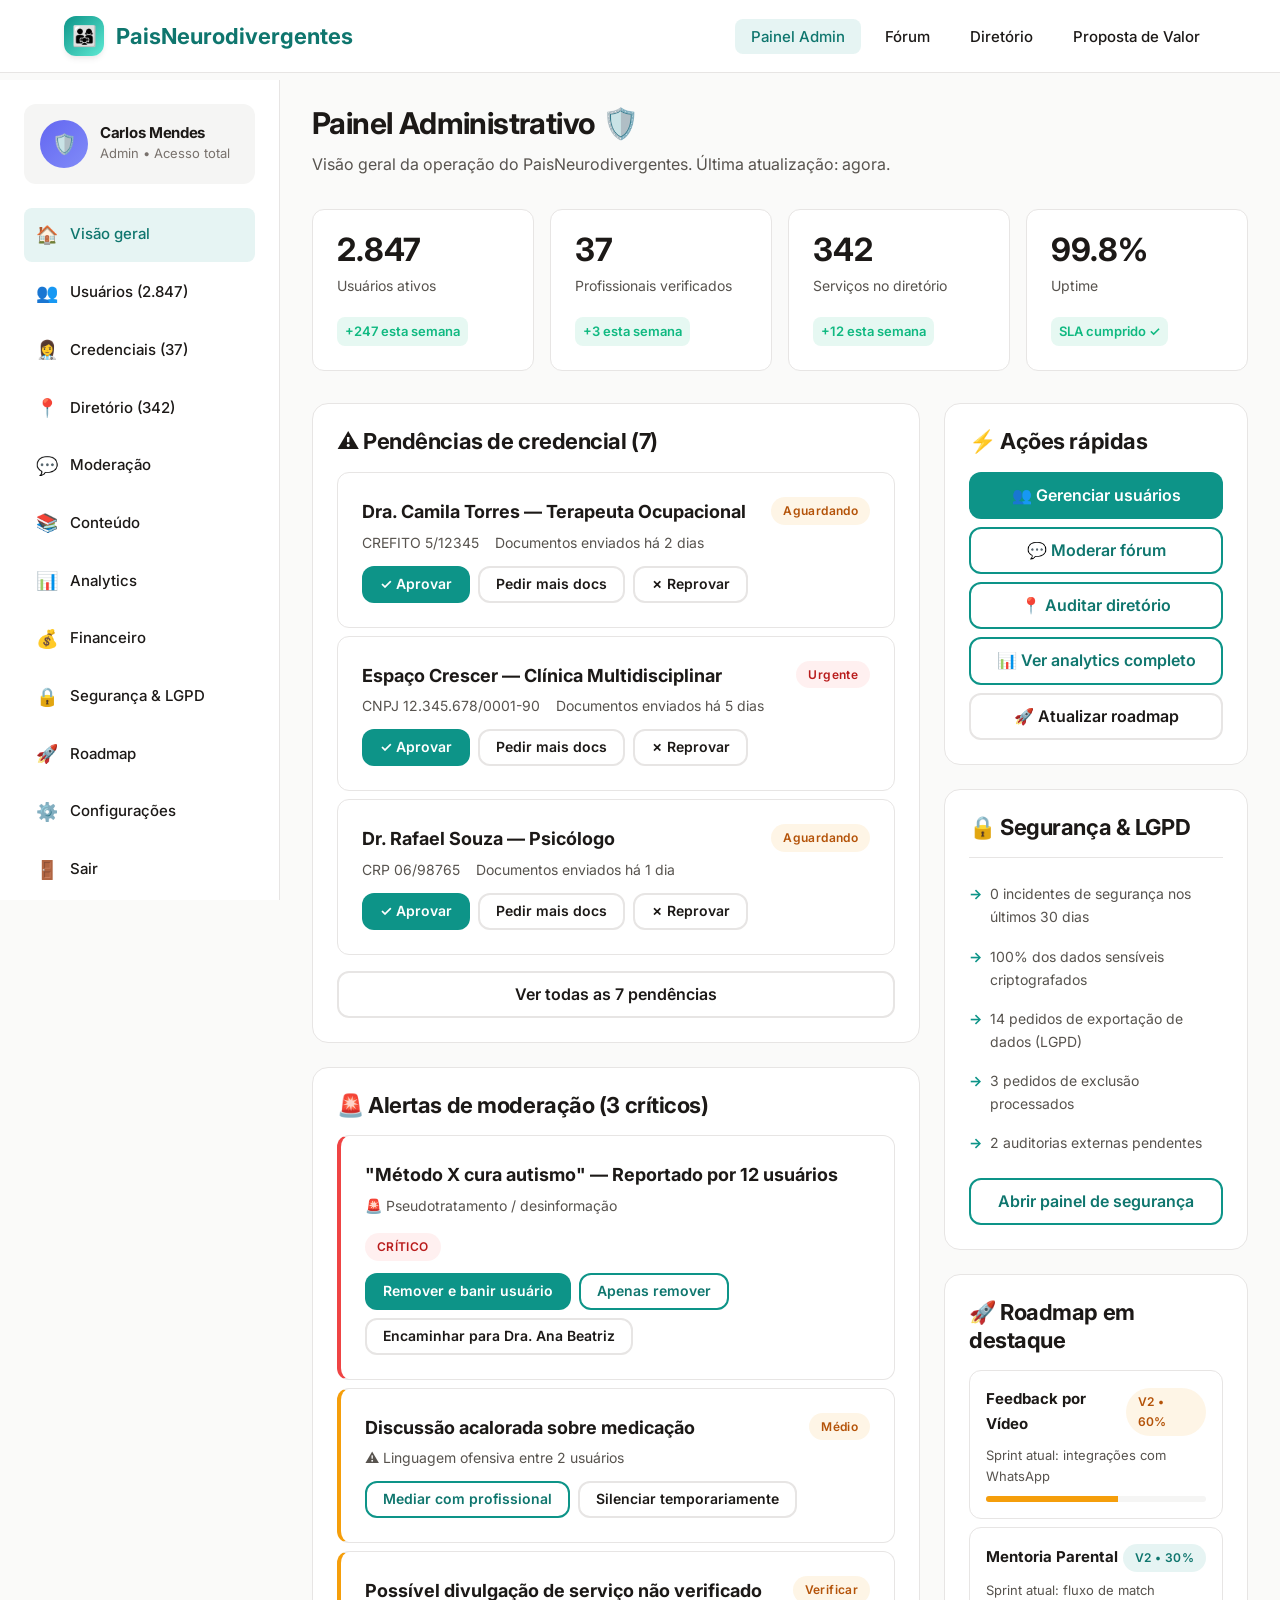
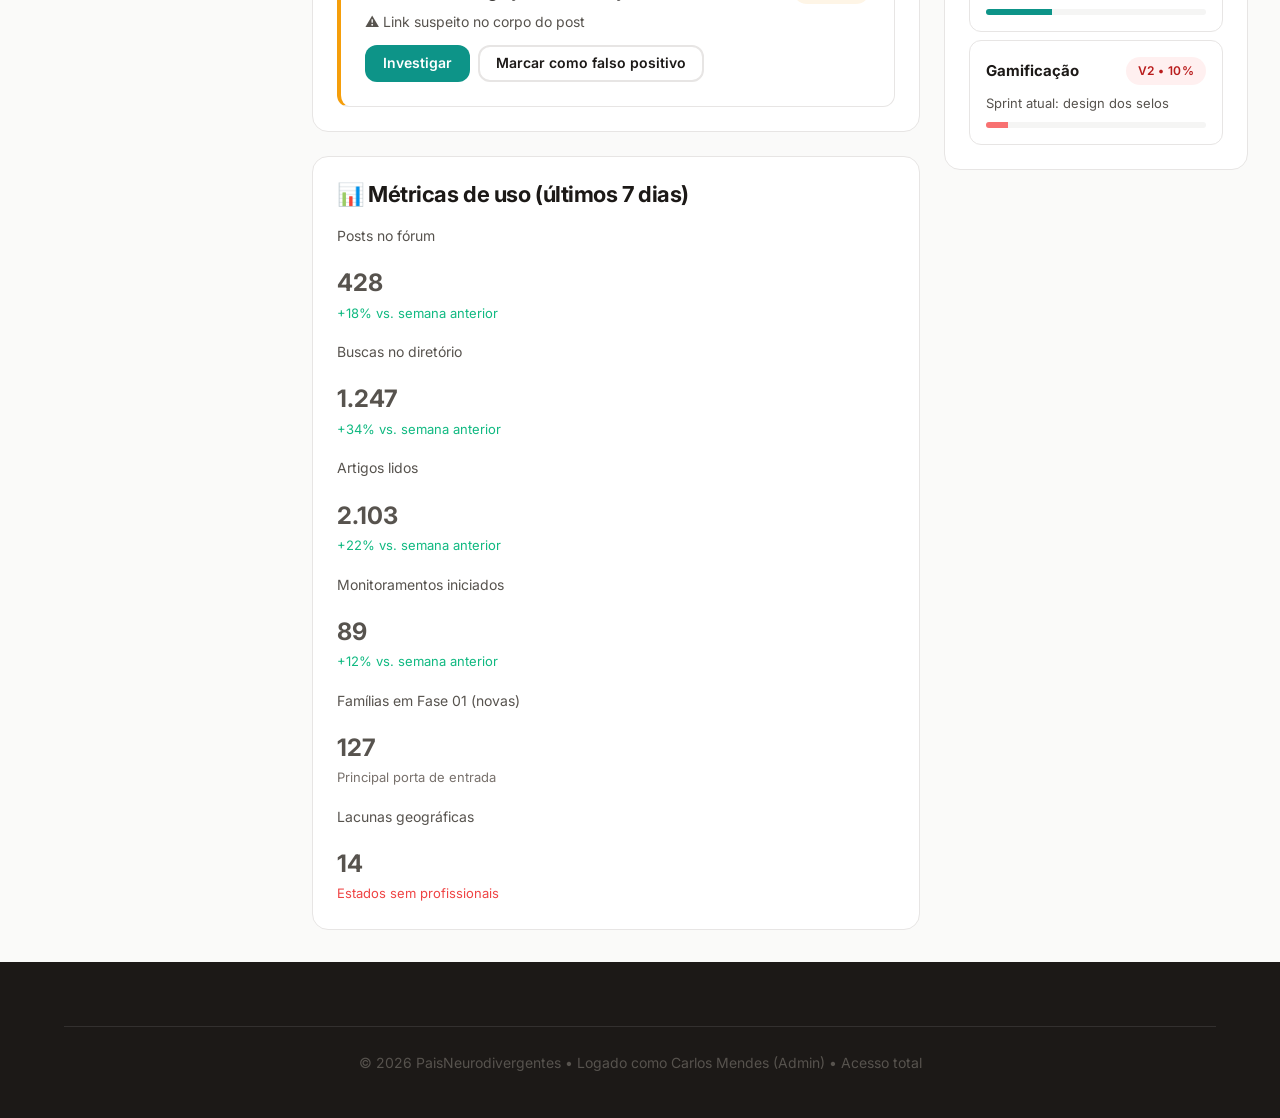
<file: pages/painel-admin.html>
<!DOCTYPE html>
<html lang="pt-BR">
<head>
  <meta charset="UTF-8">
  <meta name="viewport" content="width=device-width, initial-scale=1.0">
  <title>Painel Administrativo | PaisNeurodivergentes</title>
  <link rel="stylesheet" href="../css/styles.css">
  <link href="https://fonts.googleapis.com/css2?family=Inter:wght@400;500;600;700;800&display=swap" rel="stylesheet">
</head>
<body>
  <a href="#main" class="skip-link">Pular para conteúdo principal</a>

  <header class="site-header">
    <div class="container">
      <nav class="nav-bar">
        <a href="../index.html" class="logo"><span class="logo-icon">👨‍👩‍👧</span><span>PaisNeurodivergentes</span></a>
        <button class="menu-toggle" aria-label="Abrir menu">
          <svg width="24" height="24" viewBox="0 0 24 24" fill="none" stroke="currentColor" stroke-width="2">
            <line x1="3" y1="6" x2="21" y2="6"></line><line x1="3" y1="12" x2="21" y2="12"></line><line x1="3" y1="18" x2="21" y2="18"></line>
          </svg>
        </button>
        <ul class="nav-links">
          <li><a href="painel-admin.html" class="active">Painel Admin</a></li>
          <li><a href="forum.html">Fórum</a></li>
          <li><a href="diretorio.html">Diretório</a></li>
          <li><a href="proposta-de-valor.html">Proposta de Valor</a></li>
        </ul>
      </nav>
    </div>
  </header>

  <div class="dashboard-layout">
    <aside class="sidebar">
      <div class="sidebar-header">
        <div class="sidebar-avatar" style="background: linear-gradient(135deg, #6366f1, #818cf8);">🛡️</div>
        <div class="sidebar-user-info">
          <h4>Carlos Mendes</h4>
          <p>Admin • Acesso total</p>
        </div>
      </div>

      <ul class="sidebar-nav">
        <li><a href="#" class="active"><span class="icon">🏠</span> Visão geral</a></li>
        <li><a href="#"><span class="icon">👥</span> Usuários (2.847)</a></li>
        <li><a href="#"><span class="icon">👩‍⚕️</span> Credenciais (37)</a></li>
        <li><a href="diretorio.html"><span class="icon">📍</span> Diretório (342)</a></li>
        <li><a href="forum.html"><span class="icon">💬</span> Moderação</a></li>
        <li><a href="base-conhecimento.html"><span class="icon">📚</span> Conteúdo</a></li>
        <li><a href="#"><span class="icon">📊</span> Analytics</a></li>
        <li><a href="#"><span class="icon">💰</span> Financeiro</a></li>
        <li><a href="#"><span class="icon">🔒</span> Segurança &amp; LGPD</a></li>
        <li><a href="#"><span class="icon">🚀</span> Roadmap</a></li>
        <li><a href="#"><span class="icon">⚙️</span> Configurações</a></li>
        <li><a href="../index.html"><span class="icon">🚪</span> Sair</a></li>
      </ul>
    </aside>

    <main class="dashboard-main" id="main">
      <div class="dashboard-header">
        <h1>Painel Administrativo 🛡️</h1>
        <p>Visão geral da operação do PaisNeurodivergentes. Última atualização: agora.</p>
      </div>

      <!-- KPIs -->
      <div class="stats-row">
        <div class="stat-card">
          <div class="stat-value">2.847</div>
          <p class="stat-label">Usuários ativos</p>
          <span class="stat-change">+247 esta semana</span>
        </div>
        <div class="stat-card">
          <div class="stat-value">37</div>
          <p class="stat-label">Profissionais verificados</p>
          <span class="stat-change">+3 esta semana</span>
        </div>
        <div class="stat-card">
          <div class="stat-value">342</div>
          <p class="stat-label">Serviços no diretório</p>
          <span class="stat-change">+12 esta semana</span>
        </div>
        <div class="stat-card">
          <div class="stat-value">99.8%</div>
          <p class="stat-label">Uptime</p>
          <span class="stat-change">SLA cumprido ✓</span>
        </div>
      </div>

      <div class="dashboard-grid">
        <div>
          <!-- Verificações pendentes -->
          <article class="card">
            <h3 style="margin-bottom: var(--space-4);">⚠️ Pendências de credencial (7)</h3>

            <div class="list-item" style="margin-bottom: var(--space-2);">
              <div class="list-item-header">
                <div>
                  <div class="list-item-title">Dra. Camila Torres — Terapeuta Ocupacional</div>
                  <div class="list-item-meta">
                    <span>CREFITO 5/12345</span>
                    <span>Documentos enviados há 2 dias</span>
                  </div>
                </div>
                <span class="badge badge-warm">Aguardando</span>
              </div>
              <div style="display: flex; gap: var(--space-2); margin-top: var(--space-3);">
                <button class="btn btn-primary btn-small">✓ Aprovar</button>
                <button class="btn btn-ghost btn-small">Pedir mais docs</button>
                <button class="btn btn-ghost btn-small">✗ Reprovar</button>
              </div>
            </div>

            <div class="list-item" style="margin-bottom: var(--space-2);">
              <div class="list-item-header">
                <div>
                  <div class="list-item-title">Espaço Crescer — Clínica Multidisciplinar</div>
                  <div class="list-item-meta">
                    <span>CNPJ 12.345.678/0001-90</span>
                    <span>Documentos enviados há 5 dias</span>
                  </div>
                </div>
                <span class="badge badge-coral">Urgente</span>
              </div>
              <div style="display: flex; gap: var(--space-2); margin-top: var(--space-3);">
                <button class="btn btn-primary btn-small">✓ Aprovar</button>
                <button class="btn btn-ghost btn-small">Pedir mais docs</button>
                <button class="btn btn-ghost btn-small">✗ Reprovar</button>
              </div>
            </div>

            <div class="list-item" style="margin-bottom: 0;">
              <div class="list-item-header">
                <div>
                  <div class="list-item-title">Dr. Rafael Souza — Psicólogo</div>
                  <div class="list-item-meta">
                    <span>CRP 06/98765</span>
                    <span>Documentos enviados há 1 dia</span>
                  </div>
                </div>
                <span class="badge badge-warm">Aguardando</span>
              </div>
              <div style="display: flex; gap: var(--space-2); margin-top: var(--space-3);">
                <button class="btn btn-primary btn-small">✓ Aprovar</button>
                <button class="btn btn-ghost btn-small">Pedir mais docs</button>
                <button class="btn btn-ghost btn-small">✗ Reprovar</button>
              </div>
            </div>

            <a href="#" class="btn btn-ghost btn-block mt-4">Ver todas as 7 pendências</a>
          </article>

          <!-- Moderação -->
          <article class="card" style="margin-top: var(--space-6);">
            <h3 style="margin-bottom: var(--space-4);">🚨 Alertas de moderação (3 críticos)</h3>

            <div class="list-item" style="border-left: 4px solid var(--color-danger); margin-bottom: var(--space-2);">
              <div class="list-item-header">
                <div>
                  <div class="list-item-title">"Método X cura autismo" — Reportado por 12 usuários</div>
                  <div class="list-item-meta">
                    <span>🚨 Pseudotratamento / desinformação</span>
                  </div>
                </div>
                <span class="badge badge-coral">CRÍTICO</span>
              </div>
              <div style="display: flex; gap: var(--space-2); margin-top: var(--space-3); flex-wrap: wrap;">
                <button class="btn btn-primary btn-small">Remover e banir usuário</button>
                <button class="btn btn-secondary btn-small">Apenas remover</button>
                <button class="btn btn-ghost btn-small">Encaminhar para Dra. Ana Beatriz</button>
              </div>
            </div>

            <div class="list-item" style="border-left: 4px solid var(--color-secondary); margin-bottom: var(--space-2);">
              <div class="list-item-header">
                <div>
                  <div class="list-item-title">Discussão acalorada sobre medicação</div>
                  <div class="list-item-meta">
                    <span>⚠️ Linguagem ofensiva entre 2 usuários</span>
                  </div>
                </div>
                <span class="badge badge-warm">Médio</span>
              </div>
              <div style="display: flex; gap: var(--space-2); margin-top: var(--space-3);">
                <button class="btn btn-secondary btn-small">Mediar com profissional</button>
                <button class="btn btn-ghost btn-small">Silenciar temporariamente</button>
              </div>
            </div>

            <div class="list-item" style="border-left: 4px solid var(--color-warning); margin-bottom: 0;">
              <div class="list-item-header">
                <div>
                  <div class="list-item-title">Possível divulgação de serviço não verificado</div>
                  <div class="list-item-meta">
                    <span>⚠️ Link suspeito no corpo do post</span>
                  </div>
                </div>
                <span class="badge badge-warm">Verificar</span>
              </div>
              <div style="display: flex; gap: var(--space-2); margin-top: var(--space-3);">
                <button class="btn btn-primary btn-small">Investigar</button>
                <button class="btn btn-ghost btn-small">Marcar como falso positivo</button>
              </div>
            </div>
          </article>

          <!-- Analytics -->
          <article class="card" style="margin-top: var(--space-6);">
            <h3 style="margin-bottom: var(--space-4);">📊 Métricas de uso (últimos 7 dias)</h3>
            <div class="grid grid-3" style="gap: var(--space-4);">
              <div>
                <p class="text-soft" style="font-size: 0.875rem;">Posts no fórum</p>
                <p style="font-size: 1.5rem; font-weight: 700; margin: 0;">428</p>
                <p style="font-size: 0.8125rem; color: var(--color-success); margin: 0;">+18% vs. semana anterior</p>
              </div>
              <div>
                <p class="text-soft" style="font-size: 0.875rem;">Buscas no diretório</p>
                <p style="font-size: 1.5rem; font-weight: 700; margin: 0;">1.247</p>
                <p style="font-size: 0.8125rem; color: var(--color-success); margin: 0;">+34% vs. semana anterior</p>
              </div>
              <div>
                <p class="text-soft" style="font-size: 0.875rem;">Artigos lidos</p>
                <p style="font-size: 1.5rem; font-weight: 700; margin: 0;">2.103</p>
                <p style="font-size: 0.8125rem; color: var(--color-success); margin: 0;">+22% vs. semana anterior</p>
              </div>
              <div>
                <p class="text-soft" style="font-size: 0.875rem;">Monitoramentos iniciados</p>
                <p style="font-size: 1.5rem; font-weight: 700; margin: 0;">89</p>
                <p style="font-size: 0.8125rem; color: var(--color-success); margin: 0;">+12% vs. semana anterior</p>
              </div>
              <div>
                <p class="text-soft" style="font-size: 0.875rem;">Famílias em Fase 01 (novas)</p>
                <p style="font-size: 1.5rem; font-weight: 700; margin: 0;">127</p>
                <p style="font-size: 0.8125rem; color: var(--color-text-muted); margin: 0;">Principal porta de entrada</p>
              </div>
              <div>
                <p class="text-soft" style="font-size: 0.875rem;">Lacunas geográficas</p>
                <p style="font-size: 1.5rem; font-weight: 700; margin: 0;">14</p>
                <p style="font-size: 0.8125rem; color: var(--color-danger); margin: 0;">Estados sem profissionais</p>
              </div>
            </div>
          </article>
        </div>

        <!-- Coluna lateral -->
        <div>
          <article class="card">
            <h3 style="margin-bottom: var(--space-4);">⚡ Ações rápidas</h3>
            <div style="display: grid; gap: var(--space-2);">
              <a href="#" class="btn btn-primary btn-block">👥 Gerenciar usuários</a>
              <a href="forum.html" class="btn btn-secondary btn-block">💬 Moderar fórum</a>
              <a href="diretorio.html" class="btn btn-secondary btn-block">📍 Auditar diretório</a>
              <a href="#" class="btn btn-secondary btn-block">📊 Ver analytics completo</a>
              <a href="#" class="btn btn-ghost btn-block">🚀 Atualizar roadmap</a>
            </div>
          </article>

          <article class="card" style="margin-top: var(--space-6);">
            <h3 style="margin-bottom: var(--space-4);">🔒 Segurança &amp; LGPD</h3>
            <ul class="persona-tasks" style="font-size: 0.875rem;">
              <li>0 incidentes de segurança nos últimos 30 dias</li>
              <li>100% dos dados sensíveis criptografados</li>
              <li>14 pedidos de exportação de dados (LGPD)</li>
              <li>3 pedidos de exclusão processados</li>
              <li>2 auditorias externas pendentes</li>
            </ul>
            <a href="#" class="btn btn-secondary btn-block mt-4">Abrir painel de segurança</a>
          </article>

          <article class="card" style="margin-top: var(--space-6);">
            <h3 style="margin-bottom: var(--space-4);">🚀 Roadmap em destaque</h3>
            <div class="list-item" style="margin-bottom: var(--space-2); padding: var(--space-4);">
              <div style="display: flex; justify-content: space-between; align-items: center; margin-bottom: var(--space-2);">
                <strong style="font-size: 0.9375rem;">Feedback por Vídeo</strong>
                <span class="badge badge-warm">V2 • 60%</span>
              </div>
              <p style="font-size: 0.8125rem; margin: 0;">Sprint atual: integrações com WhatsApp</p>
              <div style="height: 6px; background: var(--color-bg-alt); border-radius: 3px; margin-top: var(--space-2); overflow: hidden;">
                <div style="width: 60%; height: 100%; background: var(--color-secondary);"></div>
              </div>
            </div>

            <div class="list-item" style="margin-bottom: var(--space-2); padding: var(--space-4);">
              <div style="display: flex; justify-content: space-between; align-items: center; margin-bottom: var(--space-2);">
                <strong style="font-size: 0.9375rem;">Mentoria Parental</strong>
                <span class="badge badge-primary">V2 • 30%</span>
              </div>
              <p style="font-size: 0.8125rem; margin: 0;">Sprint atual: fluxo de match</p>
              <div style="height: 6px; background: var(--color-bg-alt); border-radius: 3px; margin-top: var(--space-2); overflow: hidden;">
                <div style="width: 30%; height: 100%; background: var(--color-primary);"></div>
              </div>
            </div>

            <div class="list-item" style="margin-bottom: 0; padding: var(--space-4);">
              <div style="display: flex; justify-content: space-between; align-items: center; margin-bottom: var(--space-2);">
                <strong style="font-size: 0.9375rem;">Gamificação</strong>
                <span class="badge badge-coral">V2 • 10%</span>
              </div>
              <p style="font-size: 0.8125rem; margin: 0;">Sprint atual: design dos selos</p>
              <div style="height: 6px; background: var(--color-bg-alt); border-radius: 3px; margin-top: var(--space-2); overflow: hidden;">
                <div style="width: 10%; height: 100%; background: var(--color-accent);"></div>
              </div>
            </div>
          </article>
        </div>
      </div>
    </main>
  </div>

  <footer class="site-footer" style="margin-top: 0;">
    <div class="container">
      <div class="footer-bottom">
        <p>© 2026 PaisNeurodivergentes • Logado como Carlos Mendes (Admin) • Acesso total</p>
      </div>
    </div>
  </footer>

  <script src="../js/main.js"></script>
</body>
</html>
</file>
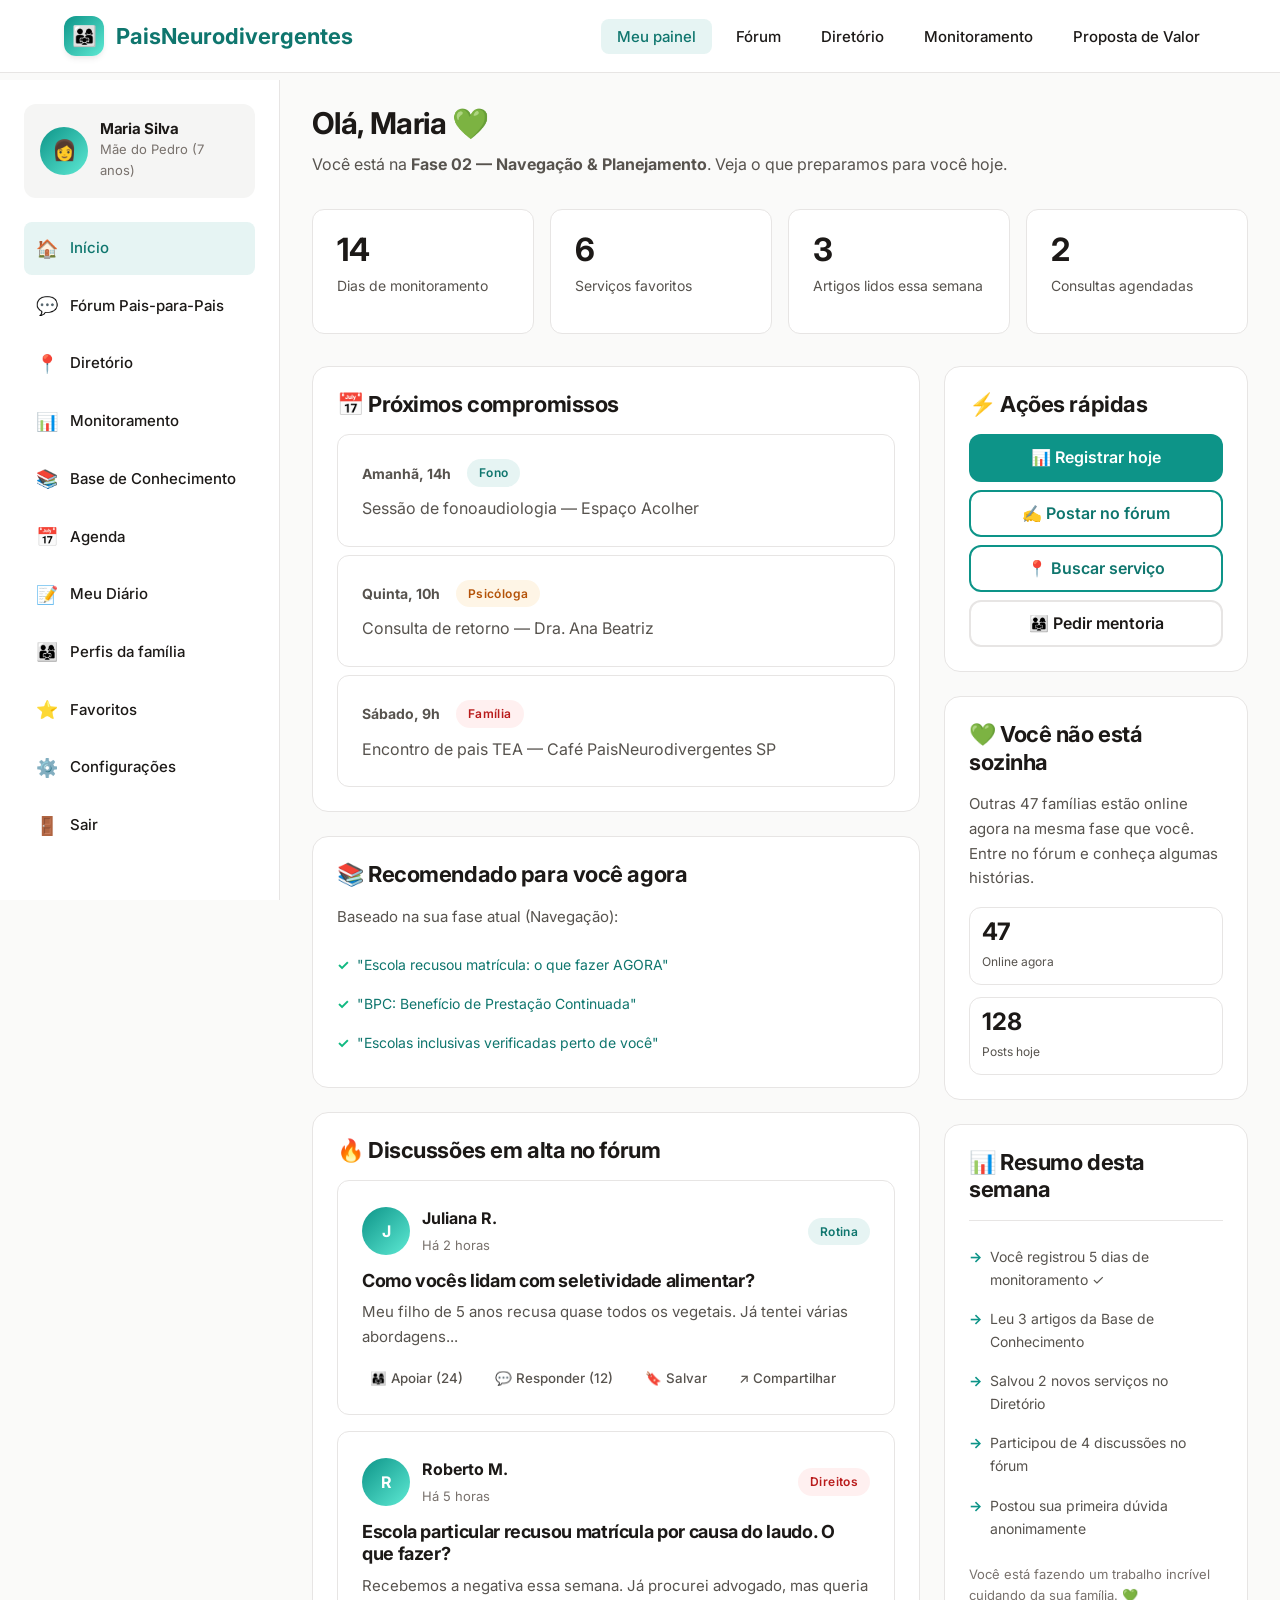
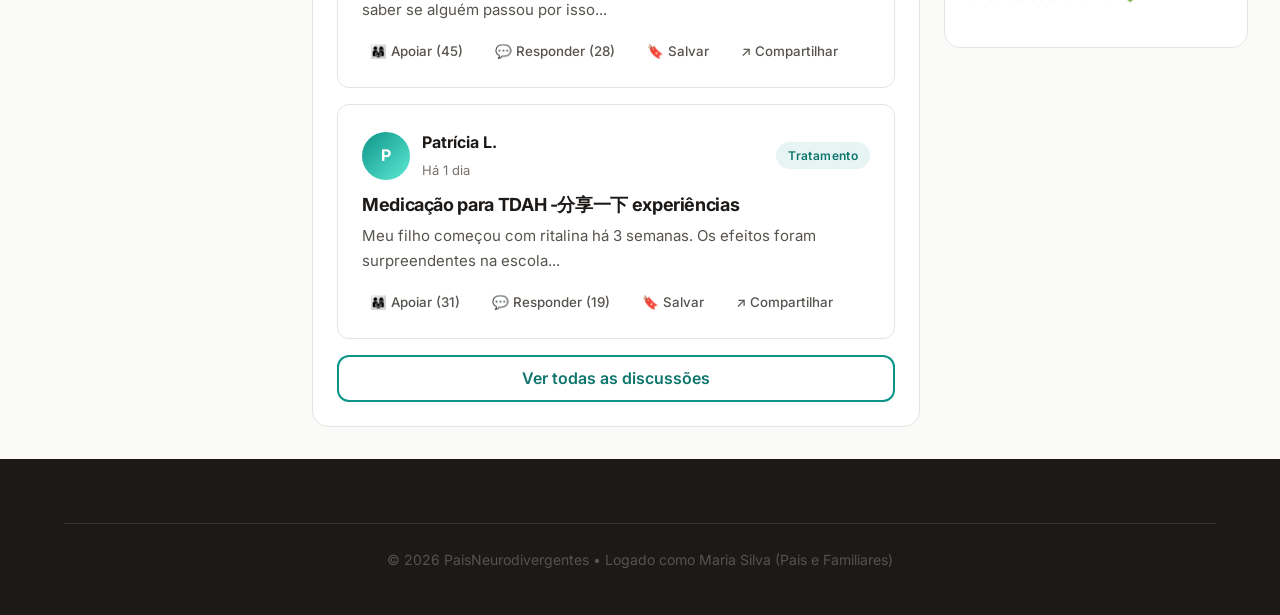
<file: pages/painel-pais.html>
<!DOCTYPE html>
<html lang="pt-BR">
<head>
  <meta charset="UTF-8">
  <meta name="viewport" content="width=device-width, initial-scale=1.0">
  <title>Meu Painel | PaisNeurodivergentes</title>
  <link rel="stylesheet" href="../css/styles.css">
  <link href="https://fonts.googleapis.com/css2?family=Inter:wght@400;500;600;700;800&display=swap" rel="stylesheet">
</head>
<body>
  <a href="#main" class="skip-link">Pular para conteúdo principal</a>

  <header class="site-header">
    <div class="container">
      <nav class="nav-bar">
        <a href="../index.html" class="logo"><span class="logo-icon">👨‍👩‍👧</span><span>PaisNeurodivergentes</span></a>
        <button class="menu-toggle" aria-label="Abrir menu">
          <svg width="24" height="24" viewBox="0 0 24 24" fill="none" stroke="currentColor" stroke-width="2">
            <line x1="3" y1="6" x2="21" y2="6"></line><line x1="3" y1="12" x2="21" y2="12"></line><line x1="3" y1="18" x2="21" y2="18"></line>
          </svg>
        </button>
        <ul class="nav-links">
          <li><a href="painel-pais.html" class="active">Meu painel</a></li>
          <li><a href="forum.html">Fórum</a></li>
          <li><a href="diretorio.html">Diretório</a></li>
          <li><a href="monitoramento.html">Monitoramento</a></li>
          <li><a href="proposta-de-valor.html">Proposta de Valor</a></li>
        </ul>
      </nav>
    </div>
  </header>

  <div class="dashboard-layout">
    <!-- Sidebar -->
    <aside class="sidebar">
      <div class="sidebar-header">
        <div class="sidebar-avatar">👩</div>
        <div class="sidebar-user-info">
          <h4>Maria Silva</h4>
          <p>Mãe do Pedro (7 anos)</p>
        </div>
      </div>

      <ul class="sidebar-nav">
        <li><a href="#" class="active"><span class="icon">🏠</span> Início</a></li>
        <li><a href="forum.html"><span class="icon">💬</span> Fórum Pais-para-Pais</a></li>
        <li><a href="diretorio.html"><span class="icon">📍</span> Diretório</a></li>
        <li><a href="monitoramento.html"><span class="icon">📊</span> Monitoramento</a></li>
        <li><a href="base-conhecimento.html"><span class="icon">📚</span> Base de Conhecimento</a></li>
        <li><a href="#"><span class="icon">📅</span> Agenda</a></li>
        <li><a href="#"><span class="icon">📝</span> Meu Diário</a></li>
        <li><a href="#"><span class="icon">👨‍👩‍👧</span> Perfis da família</a></li>
        <li><a href="#"><span class="icon">⭐</span> Favoritos</a></li>
        <li><a href="#"><span class="icon">⚙️</span> Configurações</a></li>
        <li><a href="../index.html"><span class="icon">🚪</span> Sair</a></li>
      </ul>
    </aside>

    <!-- Main -->
    <main class="dashboard-main" id="main">
      <div class="dashboard-header">
        <h1>Olá, Maria 💚</h1>
        <p>Você está na <strong>Fase 02 — Navegação &amp; Planejamento</strong>. Veja o que preparamos para você hoje.</p>
      </div>

      <!-- KPIs -->
      <div class="stats-row">
        <div class="stat-card">
          <div class="stat-value">14</div>
          <p class="stat-label">Dias de monitoramento</p>
        </div>
        <div class="stat-card">
          <div class="stat-value">6</div>
          <p class="stat-label">Serviços favoritos</p>
        </div>
        <div class="stat-card">
          <div class="stat-value">3</div>
          <p class="stat-label">Artigos lidos essa semana</p>
        </div>
        <div class="stat-card">
          <div class="stat-value">2</div>
          <p class="stat-label">Consultas agendadas</p>
        </div>
      </div>

      <!-- Conteúdo principal -->
      <div class="dashboard-grid">
        <div>
          <article class="card">
            <h3 style="margin-bottom: var(--space-4);">📅 Próximos compromissos</h3>
            <div class="list-item" style="margin-bottom: var(--space-2);">
              <div class="list-item-meta">
                <span><strong>Amanhã, 14h</strong></span>
                <span class="badge badge-primary">Fono</span>
              </div>
              <p style="margin-top: var(--space-2); margin-bottom: 0;">Sessão de fonoaudiologia — Espaço Acolher</p>
            </div>
            <div class="list-item" style="margin-bottom: var(--space-2);">
              <div class="list-item-meta">
                <span><strong>Quinta, 10h</strong></span>
                <span class="badge badge-warm">Psicóloga</span>
              </div>
              <p style="margin-top: var(--space-2); margin-bottom: 0;">Consulta de retorno — Dra. Ana Beatriz</p>
            </div>
            <div class="list-item" style="margin-bottom: 0;">
              <div class="list-item-meta">
                <span><strong>Sábado, 9h</strong></span>
                <span class="badge badge-coral">Família</span>
              </div>
              <p style="margin-top: var(--space-2); margin-bottom: 0;">Encontro de pais TEA — Café PaisNeurodivergentes SP</p>
            </div>
          </article>

          <article class="card" style="margin-top: var(--space-6);">
            <h3 style="margin-bottom: var(--space-4);">📚 Recomendado para você agora</h3>
            <p style="font-size: 0.9375rem;">Baseado na sua fase atual (Navegação):</p>
            <ul class="moment-features" style="margin-top: var(--space-4);">
              <li><a href="base-conhecimento.html#escola">"Escola recusou matrícula: o que fazer AGORA"</a></li>
              <li><a href="base-conhecimento.html#direitos">"BPC: Benefício de Prestação Continuada"</a></li>
              <li><a href="diretorio.html">"Escolas inclusivas verificadas perto de você"</a></li>
            </ul>
          </article>

          <article class="card" style="margin-top: var(--space-6);">
            <h3 style="margin-bottom: var(--space-4);">🔥 Discussões em alta no fórum</h3>
            <div id="forum-list"></div>
            <a href="forum.html" class="btn btn-secondary btn-block mt-4">Ver todas as discussões</a>
          </article>
        </div>

        <!-- Coluna lateral -->
        <div>
          <article class="card">
            <h3 style="margin-bottom: var(--space-4);">⚡ Ações rápidas</h3>
            <div style="display: grid; gap: var(--space-2);">
              <a href="monitoramento.html" class="btn btn-primary btn-block">📊 Registrar hoje</a>
              <a href="forum.html" class="btn btn-secondary btn-block">✍️ Postar no fórum</a>
              <a href="diretorio.html" class="btn btn-secondary btn-block">📍 Buscar serviço</a>
              <a href="forum.html" class="btn btn-ghost btn-block">👨‍👩‍👧 Pedir mentoria</a>
            </div>
          </article>

          <article class="card" style="margin-top: var(--space-6);">
            <h3 style="margin-bottom: var(--space-4);">💚 Você não está sozinha</h3>
            <p style="font-size: 0.9375rem;">Outras 47 famílias estão online agora na mesma fase que você. Entre no fórum e conheça algumas histórias.</p>
            <div class="stats-row" style="margin-top: var(--space-4); margin-bottom: 0; gap: var(--space-3);">
              <div class="stat-card" style="padding: var(--space-3);">
                <div class="stat-value" style="font-size: 1.5rem;">47</div>
                <p class="stat-label" style="font-size: 0.75rem; margin: 0;">Online agora</p>
              </div>
              <div class="stat-card" style="padding: var(--space-3);">
                <div class="stat-value" style="font-size: 1.5rem;">128</div>
                <p class="stat-label" style="font-size: 0.75rem; margin: 0;">Posts hoje</p>
              </div>
            </div>
          </article>

          <article class="card" style="margin-top: var(--space-6);">
            <h3 style="margin-bottom: var(--space-4);">📊 Resumo desta semana</h3>
            <ul class="persona-tasks" style="font-size: 0.875rem;">
              <li>Você registrou 5 dias de monitoramento ✓</li>
              <li>Leu 3 artigos da Base de Conhecimento</li>
              <li>Salvou 2 novos serviços no Diretório</li>
              <li>Participou de 4 discussões no fórum</li>
              <li>Postou sua primeira dúvida anonimamente</li>
            </ul>
            <p class="form-help" style="margin-top: var(--space-4);">Você está fazendo um trabalho incrível cuidando da sua família. 💚</p>
          </article>
        </div>
      </div>
    </main>
  </div>

  <footer class="site-footer" style="margin-top: 0;">
    <div class="container">
      <div class="footer-bottom">
        <p>© 2026 PaisNeurodivergentes • Logado como Maria Silva (Pais e Familiares)</p>
      </div>
    </div>
  </footer>

  <script src="../js/main.js"></script>
  <script>
    document.addEventListener('DOMContentLoaded', () => {
      renderForum('forum-list', 3);
    });
  </script>
</body>
</html>
</file>
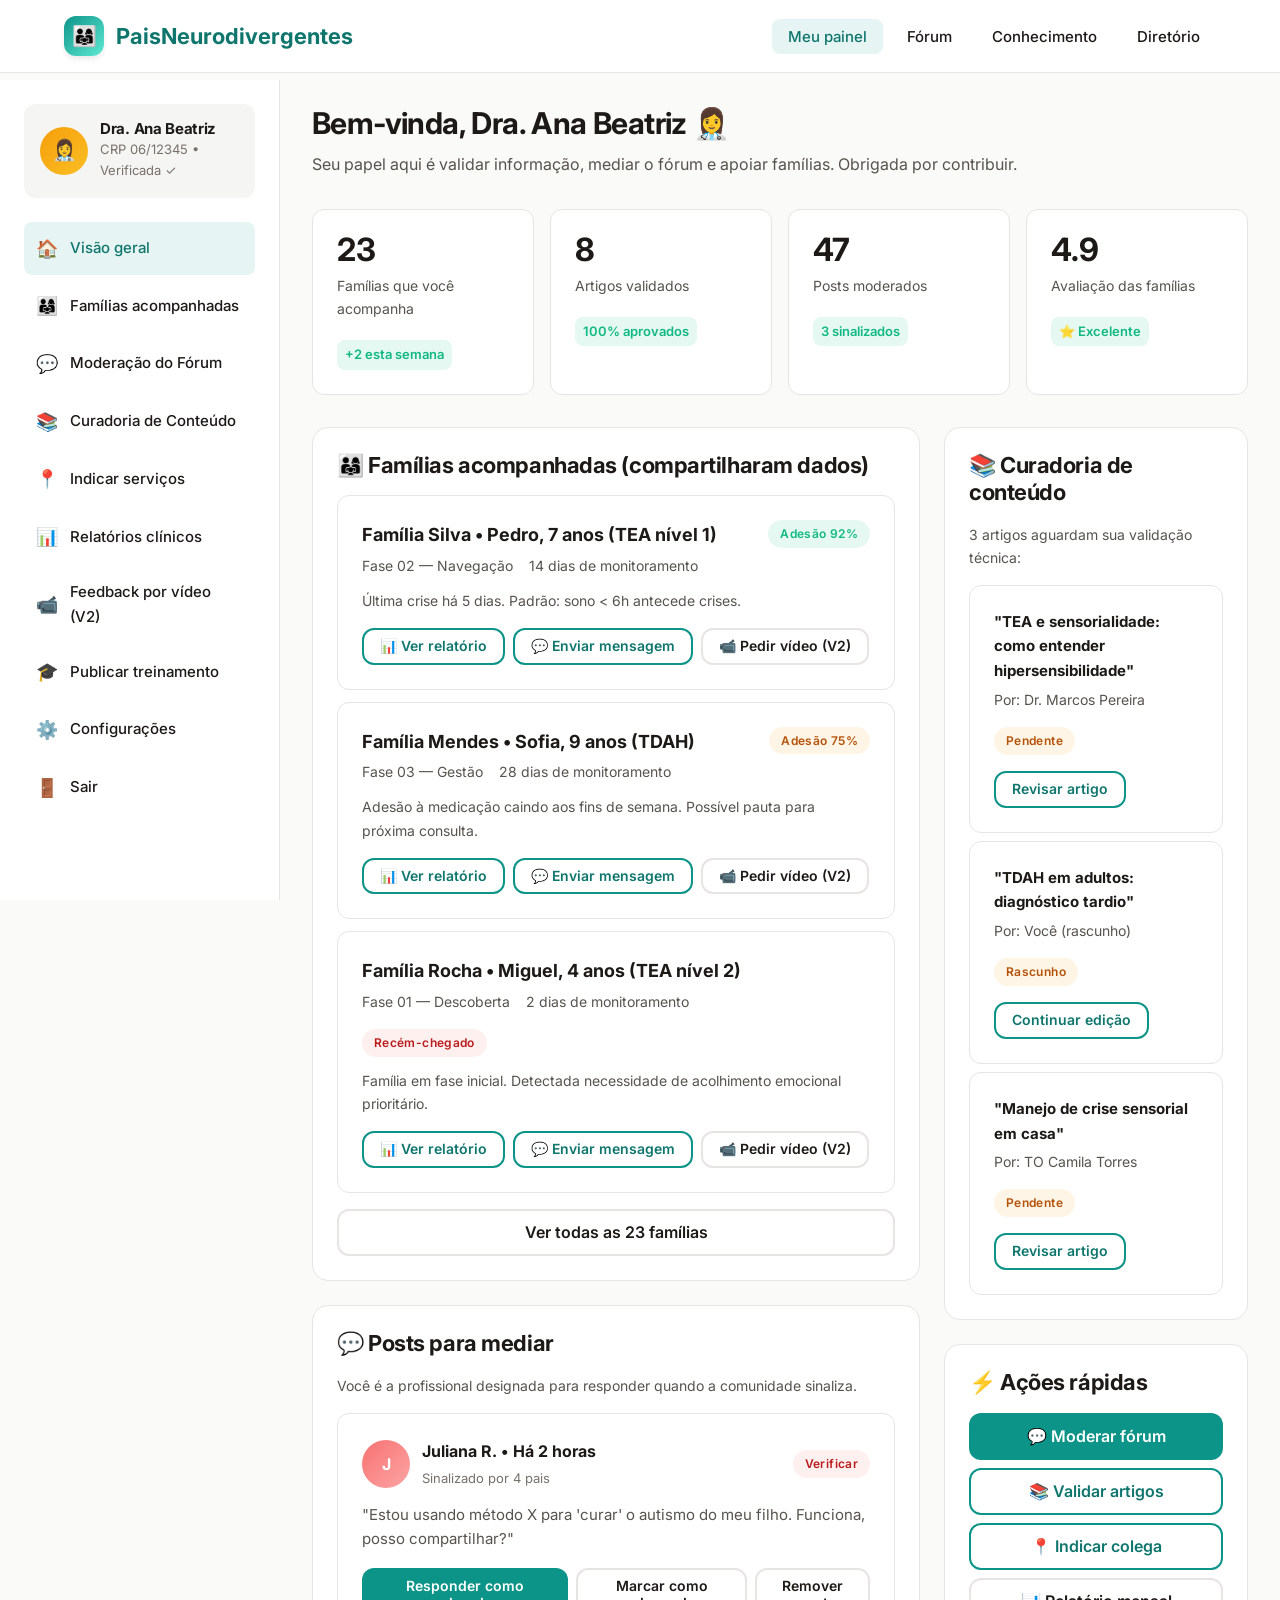
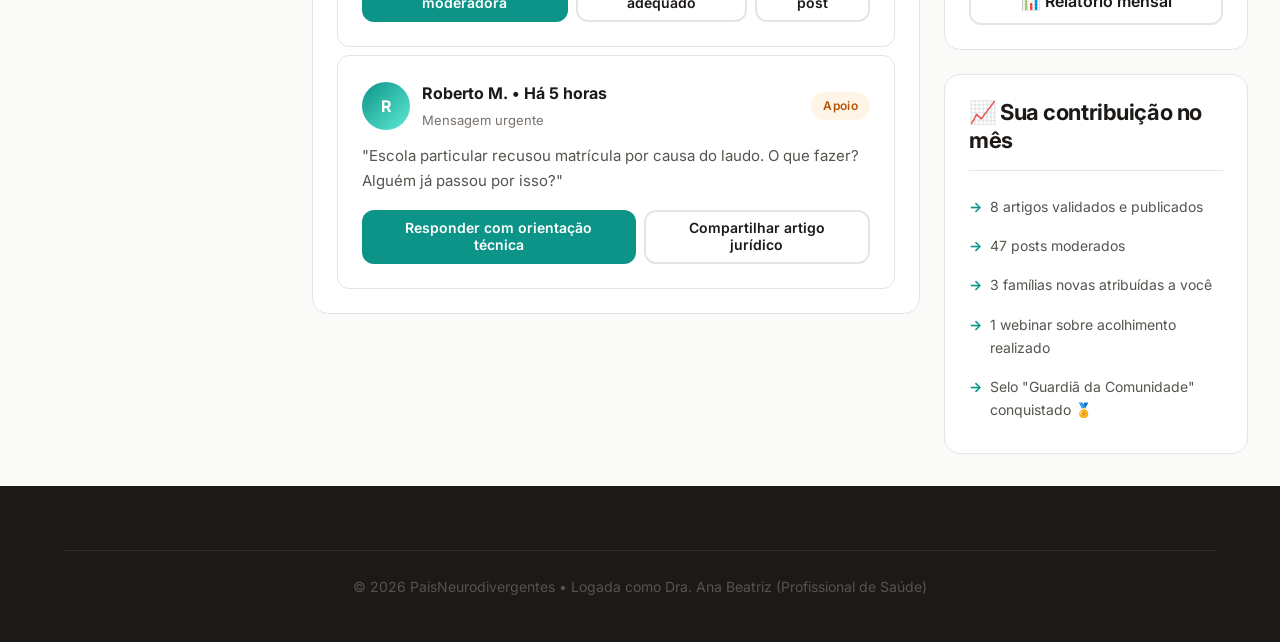
<file: pages/painel-profissional.html>
<!DOCTYPE html>
<html lang="pt-BR">
<head>
  <meta charset="UTF-8">
  <meta name="viewport" content="width=device-width, initial-scale=1.0">
  <title>Painel do Profissional | PaisNeurodivergentes</title>
  <link rel="stylesheet" href="../css/styles.css">
  <link href="https://fonts.googleapis.com/css2?family=Inter:wght@400;500;600;700;800&display=swap" rel="stylesheet">
</head>
<body>
  <a href="#main" class="skip-link">Pular para conteúdo principal</a>

  <header class="site-header">
    <div class="container">
      <nav class="nav-bar">
        <a href="../index.html" class="logo"><span class="logo-icon">👨‍👩‍👧</span><span>PaisNeurodivergentes</span></a>
        <button class="menu-toggle" aria-label="Abrir menu">
          <svg width="24" height="24" viewBox="0 0 24 24" fill="none" stroke="currentColor" stroke-width="2">
            <line x1="3" y1="6" x2="21" y2="6"></line><line x1="3" y1="12" x2="21" y2="12"></line><line x1="3" y1="18" x2="21" y2="18"></line>
          </svg>
        </button>
        <ul class="nav-links">
          <li><a href="painel-profissional.html" class="active">Meu painel</a></li>
          <li><a href="forum.html">Fórum</a></li>
          <li><a href="base-conhecimento.html">Conhecimento</a></li>
          <li><a href="diretorio.html">Diretório</a></li>
        </ul>
      </nav>
    </div>
  </header>

  <div class="dashboard-layout">
    <aside class="sidebar">
      <div class="sidebar-header">
        <div class="sidebar-avatar" style="background: linear-gradient(135deg, var(--color-secondary), #fbbf24);">👩‍⚕️</div>
        <div class="sidebar-user-info">
          <h4>Dra. Ana Beatriz</h4>
          <p>CRP 06/12345 • Verificada ✓</p>
        </div>
      </div>

      <ul class="sidebar-nav">
        <li><a href="#" class="active"><span class="icon">🏠</span> Visão geral</a></li>
        <li><a href="#"><span class="icon">👨‍👩‍👧</span> Famílias acompanhadas</a></li>
        <li><a href="forum.html"><span class="icon">💬</span> Moderação do Fórum</a></li>
        <li><a href="base-conhecimento.html"><span class="icon">📚</span> Curadoria de Conteúdo</a></li>
        <li><a href="diretorio.html"><span class="icon">📍</span> Indicar serviços</a></li>
        <li><a href="#"><span class="icon">📊</span> Relatórios clínicos</a></li>
        <li><a href="#"><span class="icon">📹</span> Feedback por vídeo (V2)</a></li>
        <li><a href="#"><span class="icon">🎓</span> Publicar treinamento</a></li>
        <li><a href="#"><span class="icon">⚙️</span> Configurações</a></li>
        <li><a href="../index.html"><span class="icon">🚪</span> Sair</a></li>
      </ul>
    </aside>

    <main class="dashboard-main" id="main">
      <div class="dashboard-header">
        <h1>Bem-vinda, Dra. Ana Beatriz 👩‍⚕️</h1>
        <p>Seu papel aqui é validar informação, mediar o fórum e apoiar famílias. Obrigada por contribuir.</p>
      </div>

      <!-- KPIs -->
      <div class="stats-row">
        <div class="stat-card">
          <div class="stat-value">23</div>
          <p class="stat-label">Famílias que você acompanha</p>
          <span class="stat-change">+2 esta semana</span>
        </div>
        <div class="stat-card">
          <div class="stat-value">8</div>
          <p class="stat-label">Artigos validados</p>
          <span class="stat-change">100% aprovados</span>
        </div>
        <div class="stat-card">
          <div class="stat-value">47</div>
          <p class="stat-label">Posts moderados</p>
          <span class="stat-change">3 sinalizados</span>
        </div>
        <div class="stat-card">
          <div class="stat-value">4.9</div>
          <p class="stat-label">Avaliação das famílias</p>
          <span class="stat-change">⭐ Excelente</span>
        </div>
      </div>

      <div class="dashboard-grid">
        <div>
          <!-- Famílias acompanhadas -->
          <article class="card">
            <h3 style="margin-bottom: var(--space-4);">👨‍👩‍👧 Famílias acompanhadas (compartilharam dados)</h3>

            <div class="list-item" style="margin-bottom: var(--space-3);">
              <div class="list-item-header">
                <div>
                  <div class="list-item-title">Família Silva • Pedro, 7 anos (TEA nível 1)</div>
                  <div class="list-item-meta">
                    <span>Fase 02 — Navegação</span>
                    <span>14 dias de monitoramento</span>
                  </div>
                </div>
                <span class="badge badge-success">Adesão 92%</span>
              </div>
              <p class="text-soft" style="font-size: 0.875rem;">Última crise há 5 dias. Padrão: sono &lt; 6h antecede crises.</p>
              <div style="display: flex; gap: var(--space-2); margin-top: var(--space-3); flex-wrap: wrap;">
                <button class="btn btn-secondary btn-small">📊 Ver relatório</button>
                <button class="btn btn-secondary btn-small">💬 Enviar mensagem</button>
                <button class="btn btn-ghost btn-small">📹 Pedir vídeo (V2)</button>
              </div>
            </div>

            <div class="list-item" style="margin-bottom: var(--space-3);">
              <div class="list-item-header">
                <div>
                  <div class="list-item-title">Família Mendes • Sofia, 9 anos (TDAH)</div>
                  <div class="list-item-meta">
                    <span>Fase 03 — Gestão</span>
                    <span>28 dias de monitoramento</span>
                  </div>
                </div>
                <span class="badge badge-warm">Adesão 75%</span>
              </div>
              <p class="text-soft" style="font-size: 0.875rem;">Adesão à medicação caindo aos fins de semana. Possível pauta para próxima consulta.</p>
              <div style="display: flex; gap: var(--space-2); margin-top: var(--space-3); flex-wrap: wrap;">
                <button class="btn btn-secondary btn-small">📊 Ver relatório</button>
                <button class="btn btn-secondary btn-small">💬 Enviar mensagem</button>
                <button class="btn btn-ghost btn-small">📹 Pedir vídeo (V2)</button>
              </div>
            </div>

            <div class="list-item" style="margin-bottom: 0;">
              <div class="list-item-header">
                <div>
                  <div class="list-item-title">Família Rocha • Miguel, 4 anos (TEA nível 2)</div>
                  <div class="list-item-meta">
                    <span>Fase 01 — Descoberta</span>
                    <span>2 dias de monitoramento</span>
                  </div>
                </div>
                <span class="badge badge-coral">Recém-chegado</span>
              </div>
              <p class="text-soft" style="font-size: 0.875rem;">Família em fase inicial. Detectada necessidade de acolhimento emocional prioritário.</p>
              <div style="display: flex; gap: var(--space-2); margin-top: var(--space-3); flex-wrap: wrap;">
                <button class="btn btn-secondary btn-small">📊 Ver relatório</button>
                <button class="btn btn-secondary btn-small">💬 Enviar mensagem</button>
                <button class="btn btn-ghost btn-small">📹 Pedir vídeo (V2)</button>
              </div>
            </div>

            <a href="#" class="btn btn-ghost btn-block mt-4">Ver todas as 23 famílias</a>
          </article>

          <!-- Moderação -->
          <article class="card" style="margin-top: var(--space-6);">
            <h3 style="margin-bottom: var(--space-4);">💬 Posts para mediar</h3>
            <p style="font-size: 0.875rem; color: var(--color-text-soft); margin-bottom: var(--space-4);">Você é a profissional designada para responder quando a comunidade sinaliza.</p>

            <div class="list-item" style="margin-bottom: var(--space-2);">
              <div class="forum-post-header">
                <div class="forum-avatar" style="background: linear-gradient(135deg, var(--color-accent), #fca5a5);">J</div>
                <div class="forum-meta">
                  <strong>Juliana R. • Há 2 horas</strong>
                  <time>Sinalizado por 4 pais</time>
                </div>
                <span class="badge badge-coral">Verificar</span>
              </div>
              <p style="font-size: 0.9375rem;">"Estou usando método X para 'curar' o autismo do meu filho. Funciona, posso compartilhar?"</p>
              <div style="display: flex; gap: var(--space-2); margin-top: var(--space-3);">
                <button class="btn btn-primary btn-small">Responder como moderadora</button>
                <button class="btn btn-ghost btn-small">Marcar como adequado</button>
                <button class="btn btn-ghost btn-small">Remover post</button>
              </div>
            </div>

            <div class="list-item" style="margin-bottom: 0;">
              <div class="forum-post-header">
                <div class="forum-avatar">R</div>
                <div class="forum-meta">
                  <strong>Roberto M. • Há 5 horas</strong>
                  <time>Mensagem urgente</time>
                </div>
                <span class="badge badge-warm">Apoio</span>
              </div>
              <p style="font-size: 0.9375rem;">"Escola particular recusou matrícula por causa do laudo. O que fazer? Alguém já passou por isso?"</p>
              <div style="display: flex; gap: var(--space-2); margin-top: var(--space-3);">
                <button class="btn btn-primary btn-small">Responder com orientação técnica</button>
                <button class="btn btn-ghost btn-small">Compartilhar artigo jurídico</button>
              </div>
            </div>
          </article>
        </div>

        <!-- Coluna lateral -->
        <div>
          <article class="card">
            <h3 style="margin-bottom: var(--space-4);">📚 Curadoria de conteúdo</h3>
            <p style="font-size: 0.875rem;">3 artigos aguardam sua validação técnica:</p>

            <div class="list-item" style="margin-bottom: var(--space-2);">
              <div class="list-item-title" style="font-size: 0.9375rem;">"TEA e sensorialidade: como entender hipersensibilidade"</div>
              <div class="list-item-meta">
                <span>Por: Dr. Marcos Pereira</span>
                <span class="badge badge-warm">Pendente</span>
              </div>
              <button class="btn btn-secondary btn-small mt-4">Revisar artigo</button>
            </div>

            <div class="list-item" style="margin-bottom: var(--space-2);">
              <div class="list-item-title" style="font-size: 0.9375rem;">"TDAH em adultos: diagnóstico tardio"</div>
              <div class="list-item-meta">
                <span>Por: Você (rascunho)</span>
                <span class="badge badge-warm">Rascunho</span>
              </div>
              <button class="btn btn-secondary btn-small mt-4">Continuar edição</button>
            </div>

            <div class="list-item" style="margin-bottom: 0;">
              <div class="list-item-title" style="font-size: 0.9375rem;">"Manejo de crise sensorial em casa"</div>
              <div class="list-item-meta">
                <span>Por: TO Camila Torres</span>
                <span class="badge badge-warm">Pendente</span>
              </div>
              <button class="btn btn-secondary btn-small mt-4">Revisar artigo</button>
            </div>
          </article>

          <article class="card" style="margin-top: var(--space-6);">
            <h3 style="margin-bottom: var(--space-4);">⚡ Ações rápidas</h3>
            <div style="display: grid; gap: var(--space-2);">
              <a href="forum.html" class="btn btn-primary btn-block">💬 Moderar fórum</a>
              <a href="base-conhecimento.html" class="btn btn-secondary btn-block">📚 Validar artigos</a>
              <a href="diretorio.html" class="btn btn-secondary btn-block">📍 Indicar colega</a>
              <a href="#" class="btn btn-ghost btn-block">📊 Relatório mensal</a>
            </div>
          </article>

          <article class="card" style="margin-top: var(--space-6);">
            <h3 style="margin-bottom: var(--space-4);">📈 Sua contribuição no mês</h3>
            <ul class="persona-tasks" style="font-size: 0.875rem;">
              <li>8 artigos validados e publicados</li>
              <li>47 posts moderados</li>
              <li>3 famílias novas atribuídas a você</li>
              <li>1 webinar sobre acolhimento realizado</li>
              <li>Selo "Guardiã da Comunidade" conquistado 🏅</li>
            </ul>
          </article>
        </div>
      </div>
    </main>
  </div>

  <footer class="site-footer" style="margin-top: 0;">
    <div class="container">
      <div class="footer-bottom">
        <p>© 2026 PaisNeurodivergentes • Logada como Dra. Ana Beatriz (Profissional de Saúde)</p>
      </div>
    </div>
  </footer>

  <script src="../js/main.js"></script>
</body>
</html>
</file>
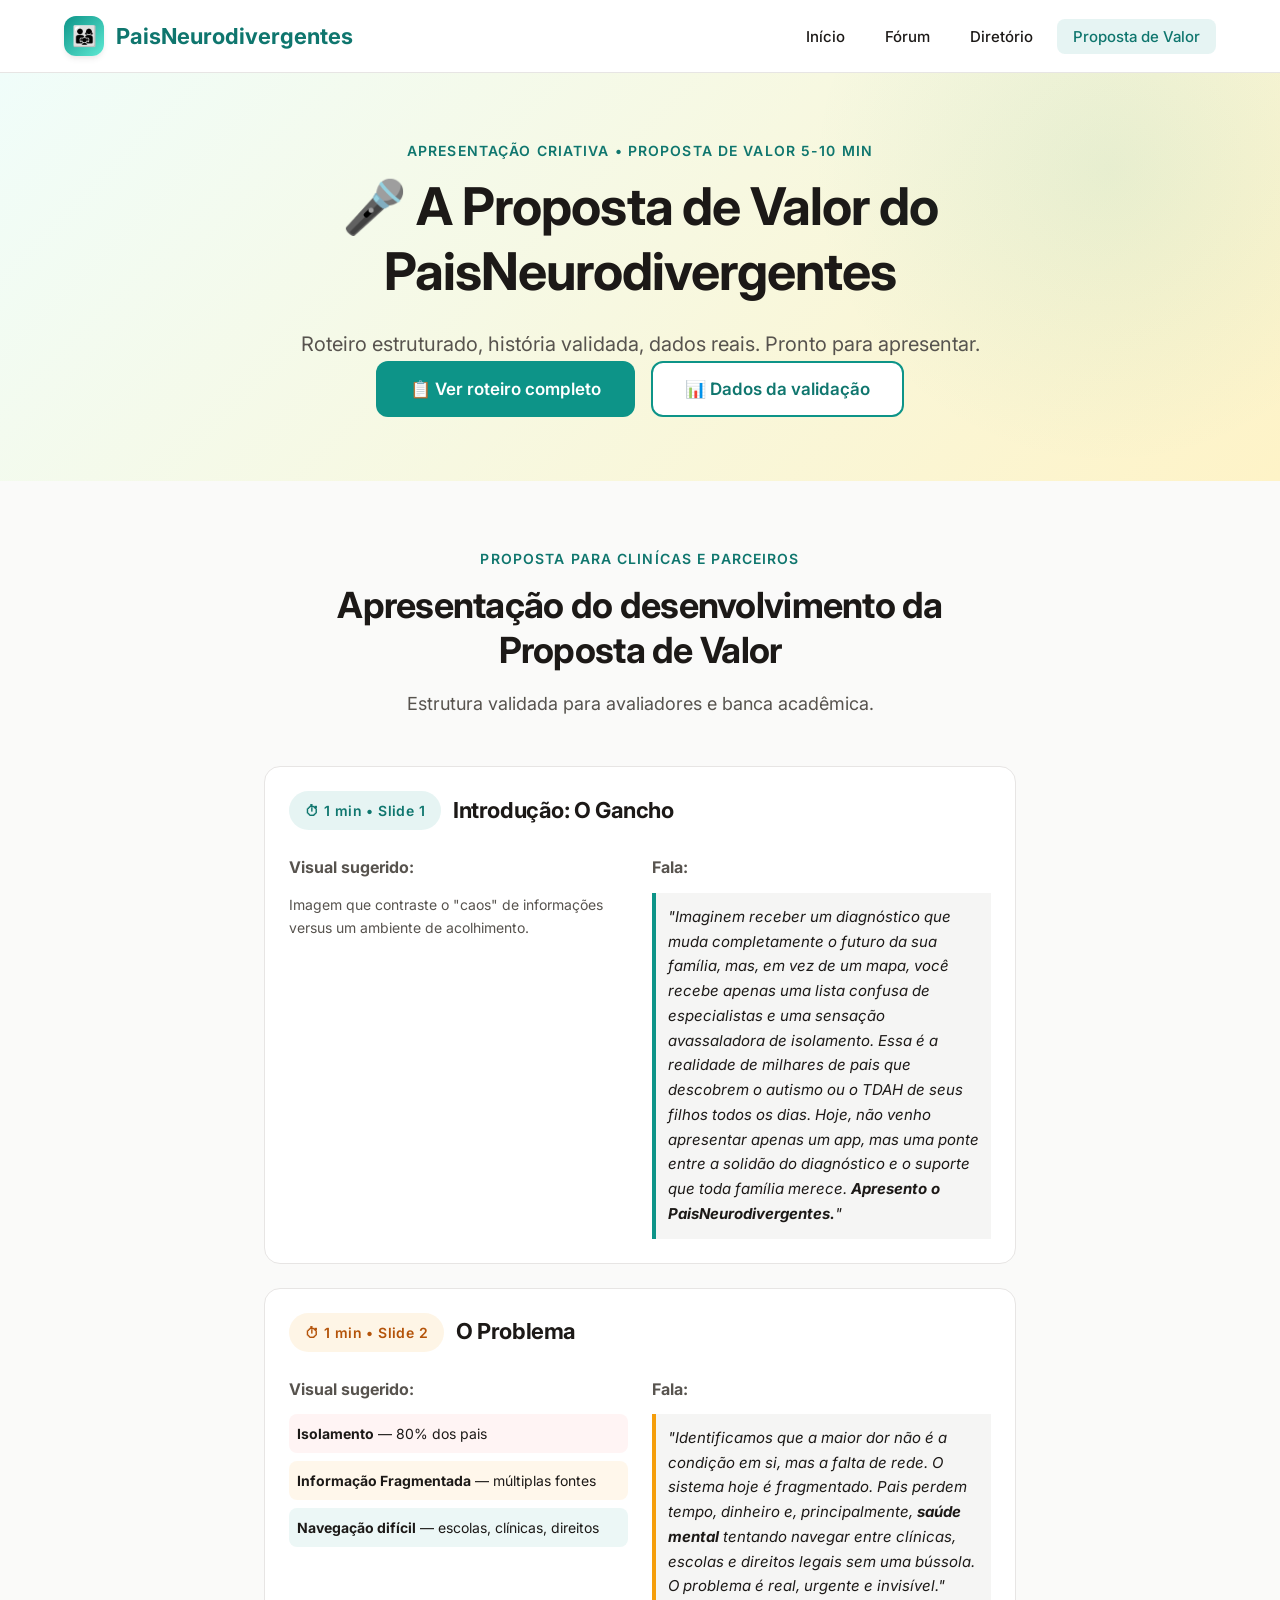
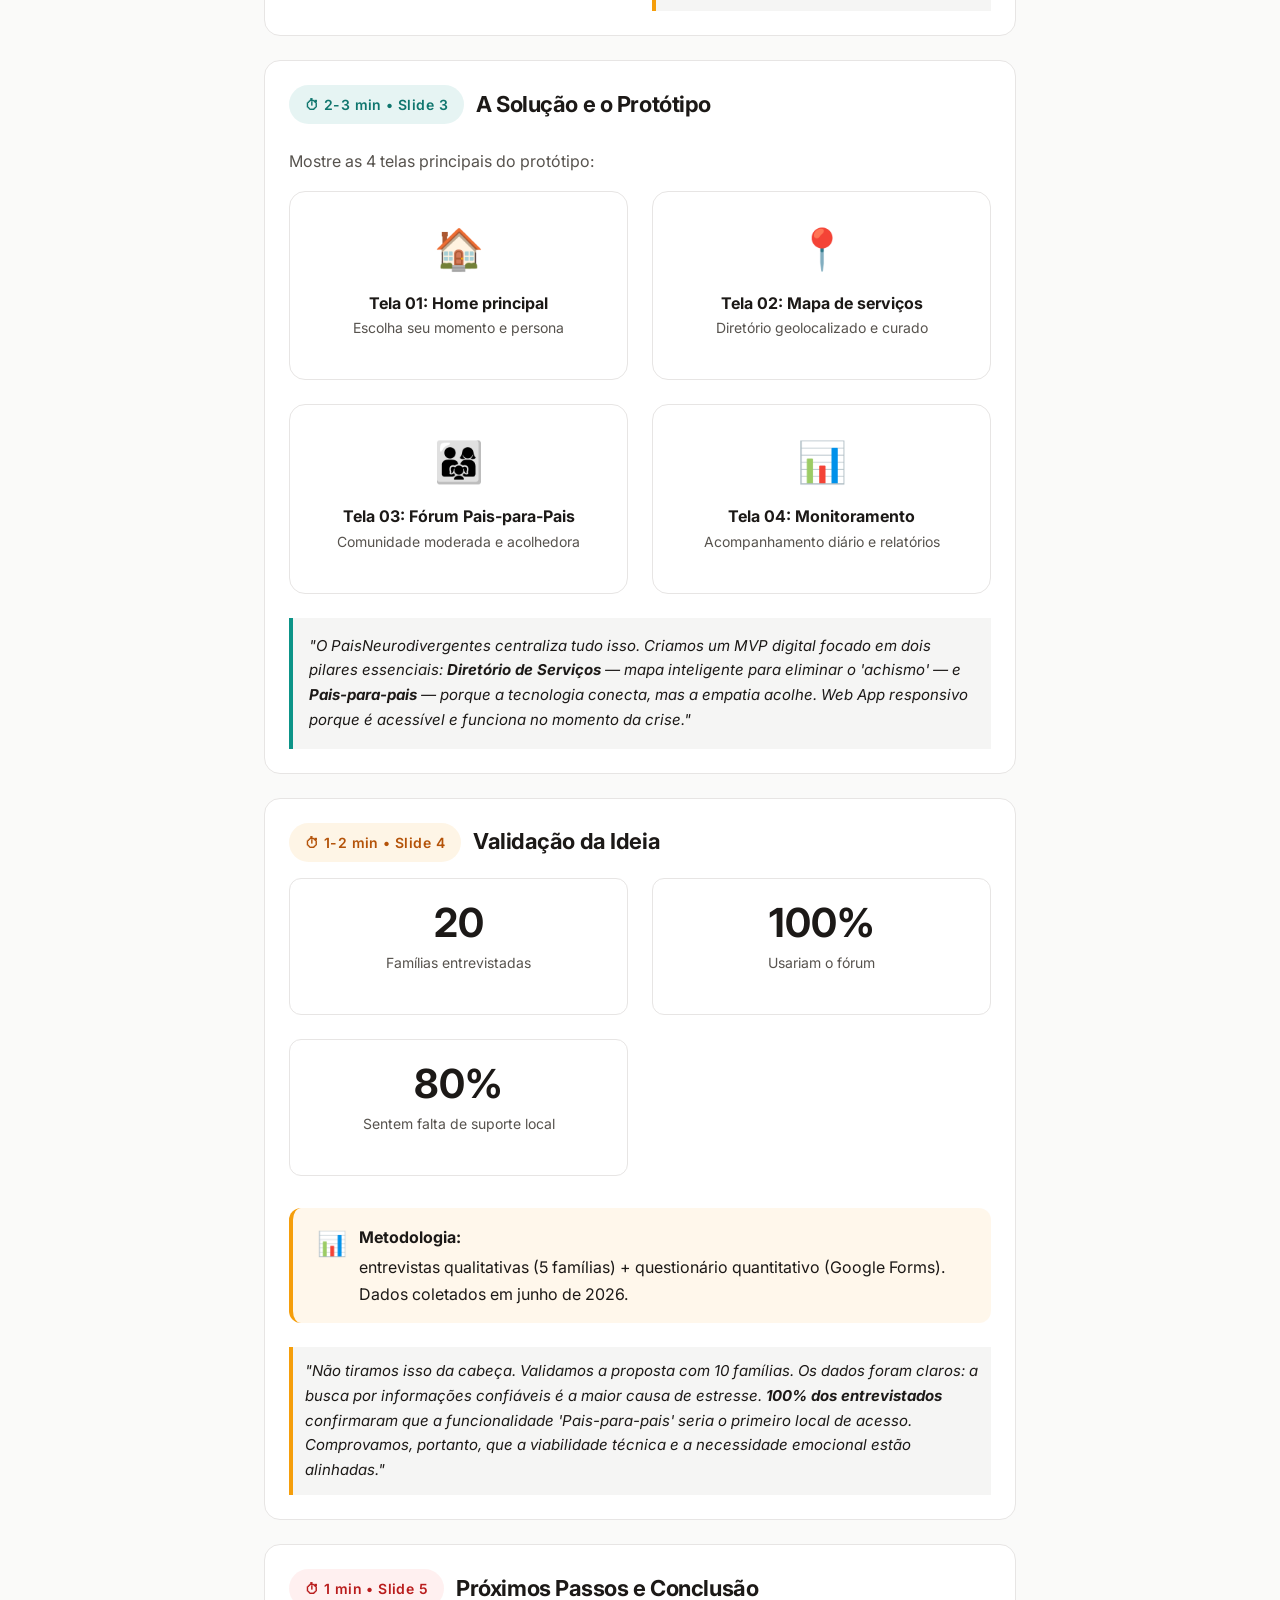
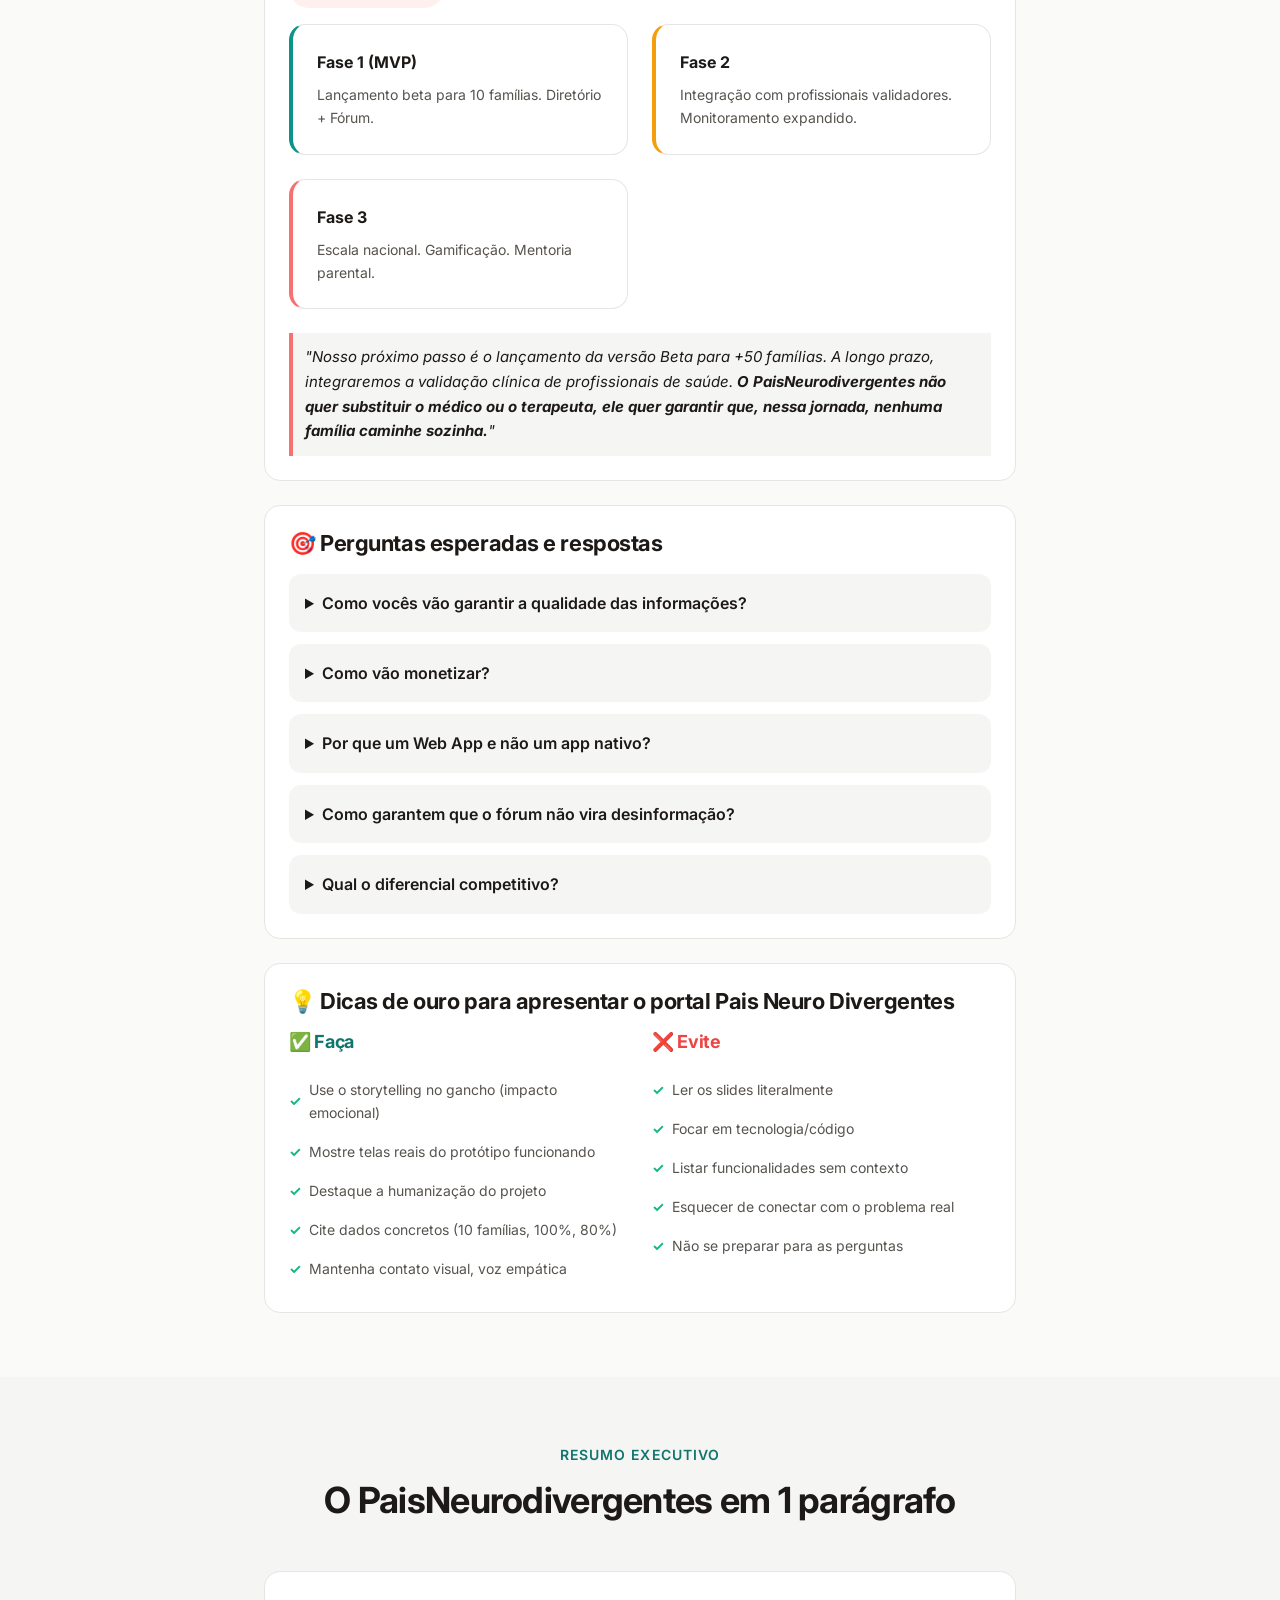
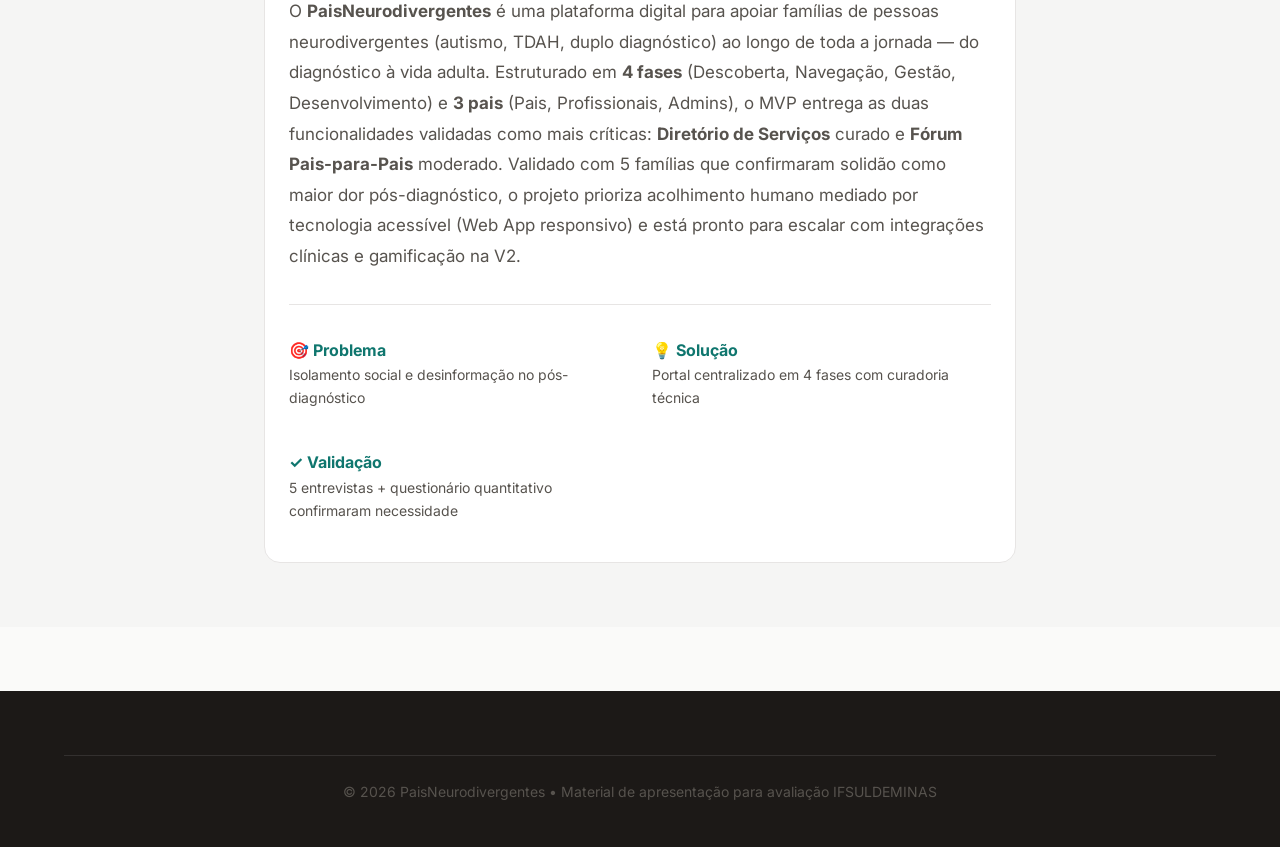
<file: pages/proposta-de-valor.html>
<!DOCTYPE html>
<html lang="pt-BR">
<head>
  <meta charset="UTF-8">
  <meta name="viewport" content="width=device-width, initial-scale=1.0">
  <title>Proposta de Valor de 5 min | PaisNeurodivergentes</title>
  <link rel="stylesheet" href="../css/styles.css">
  <link href="https://fonts.googleapis.com/css2?family=Inter:wght@400;500;600;700;800&display=swap" rel="stylesheet">
</head>
<body>
  <a href="#main" class="skip-link">Pular para conteúdo principal</a>

  <header class="site-header">
    <div class="container">
      <nav class="nav-bar">
        <a href="../index.html" class="logo"><span class="logo-icon">👨‍👩‍👧</span><span>PaisNeurodivergentes</span></a>
        <button class="menu-toggle" aria-label="Abrir menu">
          <svg width="24" height="24" viewBox="0 0 24 24" fill="none" stroke="currentColor" stroke-width="2">
            <line x1="3" y1="6" x2="21" y2="6"></line><line x1="3" y1="12" x2="21" y2="12"></line><line x1="3" y1="18" x2="21" y2="18"></line>
          </svg>
        </button>
        <ul class="nav-links">
          <li><a href="../index.html">Início</a></li>
          <li><a href="forum.html">Fórum</a></li>
          <li><a href="diretorio.html">Diretório</a></li>
          <li><a href="proposta-de-valor.html" class="active">Proposta de Valor</a></li>
        </ul>
      </nav>
    </div>
  </header>

  <main id="main">
    <section class="hero" style="padding: var(--space-16) 0;">
      <div class="container container-narrow text-center">
        <span class="eyebrow">Apresentação Criativa • Proposta de Valor 5-10 min</span>
        <h1>🎤 A Proposta de Valor do PaisNeurodivergentes</h1>
        <p class="hero-tagline" style="max-width: 720px; margin: 0 auto;">
          Roteiro estruturado, história validada, dados reais. Pronto para apresentar.
        </p>
        <div class="hero-cta" style="justify-content: center;">
          <a href="#roteiro" class="btn btn-primary btn-large">📋 Ver roteiro completo</a>
          <a href="#validacao" class="btn btn-secondary btn-large">📊 Dados da validação</a>
        </div>
      </div>
    </section>

    <!-- Roteiro -->
    <section id="roteiro">
      <div class="container container-narrow">
        <div class="section-header">
          <span class="eyebrow">Proposta para Clinícas e Parceiros</span>
          <h2>Apresentação do desenvolvimento da Proposta de Valor</h2>
          <p>Estrutura validada para avaliadores e banca acadêmica.</p>
        </div>

        <!-- Slide 1 -->
        <article class="card" style="margin-bottom: var(--space-6);">
          <div style="display: flex; align-items: center; gap: var(--space-3); margin-bottom: var(--space-4);">
            <span class="badge badge-primary" style="font-size: 0.875rem; padding: var(--space-2) var(--space-4);">⏱ 1 min • Slide 1</span>
            <h3 style="margin: 0;">Introdução: O Gancho</h3>
          </div>

          <div style="display: grid; grid-template-columns: 1fr 1fr; gap: var(--space-6); margin-top: var(--space-6);">
            <div>
              <p class="text-soft" style="margin-bottom: var(--space-3);"><strong>Visual sugerido:</strong></p>
              <p style="font-size: 0.875rem;">Imagem que contraste o "caos" de informações versus um ambiente de acolhimento.</p>
            </div>
            <div>
              <p class="text-soft" style="margin-bottom: var(--space-3);"><strong>Fala:</strong></p>
              <blockquote style="border-left: 4px solid var(--color-primary); padding: var(--space-3); background: var(--color-bg-alt); margin: 0; font-style: italic; font-size: 0.9375rem;">
                "Imaginem receber um diagnóstico que muda completamente o futuro da sua família, mas, em vez de um mapa, você recebe apenas uma lista confusa de especialistas e uma sensação avassaladora de isolamento. Essa é a realidade de milhares de pais que descobrem o autismo ou o TDAH de seus filhos todos os dias. Hoje, não venho apresentar apenas um app, mas uma ponte entre a solidão do diagnóstico e o suporte que toda família merece. <strong>Apresento o PaisNeurodivergentes.</strong>"
              </blockquote>
            </div>
          </div>
        </article>

        <!-- Slide 2 -->
        <article class="card" style="margin-bottom: var(--space-6);">
          <div style="display: flex; align-items: center; gap: var(--space-3); margin-bottom: var(--space-4);">
            <span class="badge badge-warm" style="font-size: 0.875rem; padding: var(--space-2) var(--space-4);">⏱ 1 min • Slide 2</span>
            <h3 style="margin: 0;">O Problema</h3>
          </div>

          <div style="display: grid; grid-template-columns: 1fr 1fr; gap: var(--space-6); margin-top: var(--space-6);">
            <div>
              <p class="text-soft" style="margin-bottom: var(--space-3);"><strong>Visual sugerido:</strong></p>
              <ul style="font-size: 0.875rem; list-style: none; padding: 0;">
                <li style="padding: var(--space-2); background: rgba(248, 113, 113, 0.08); border-radius: var(--radius-sm); margin-bottom: var(--space-2);"><strong>Isolamento</strong> — 80% dos pais</li>
                <li style="padding: var(--space-2); background: rgba(245, 158, 11, 0.08); border-radius: var(--radius-sm); margin-bottom: var(--space-2);"><strong>Informação Fragmentada</strong> — múltiplas fontes</li>
                <li style="padding: var(--space-2); background: rgba(13, 148, 136, 0.08); border-radius: var(--radius-sm);"><strong>Navegação difícil</strong> — escolas, clínicas, direitos</li>
              </ul>
            </div>
            <div>
              <p class="text-soft" style="margin-bottom: var(--space-3);"><strong>Fala:</strong></p>
              <blockquote style="border-left: 4px solid var(--color-secondary); padding: var(--space-3); background: var(--color-bg-alt); margin: 0; font-style: italic; font-size: 0.9375rem;">
                "Identificamos que a maior dor não é a condição em si, mas a falta de rede. O sistema hoje é fragmentado. Pais perdem tempo, dinheiro e, principalmente, <strong>saúde mental</strong> tentando navegar entre clínicas, escolas e direitos legais sem uma bússola. O problema é real, urgente e invisível."
              </blockquote>
            </div>
          </div>
        </article>

        <!-- Slide 3 -->
        <article class="card" style="margin-bottom: var(--space-6);">
          <div style="display: flex; align-items: center; gap: var(--space-3); margin-bottom: var(--space-4);">
            <span class="badge badge-primary" style="font-size: 0.875rem; padding: var(--space-2) var(--space-4);">⏱ 2-3 min • Slide 3</span>
            <h3 style="margin: 0;">A Solução e o Protótipo</h3>
          </div>

          <p style="margin-top: var(--space-6);">Mostre as 4 telas principais do protótipo:</p>
          <div class="grid grid-2 mt-4">
            <a href="../index.html" class="card-link"><div class="card" style="text-align: center;">
              <div style="font-size: 2.5rem; margin-bottom: var(--space-2);">🏠</div>
              <strong>Tela 01: Home principal</strong>
              <p class="text-soft" style="font-size: 0.875rem;">Escolha seu momento e persona</p>
            </div></a>
            <a href="diretorio.html" class="card-link"><div class="card" style="text-align: center;">
              <div style="font-size: 2.5rem; margin-bottom: var(--space-2);">📍</div>
              <strong>Tela 02: Mapa de serviços</strong>
              <p class="text-soft" style="font-size: 0.875rem;">Diretório geolocalizado e curado</p>
            </div></a>
            <a href="forum.html" class="card-link"><div class="card" style="text-align: center;">
              <div style="font-size: 2.5rem; margin-bottom: var(--space-2);">👨‍👩‍👧</div>
              <strong>Tela 03: Fórum Pais-para-Pais</strong>
              <p class="text-soft" style="font-size: 0.875rem;">Comunidade moderada e acolhedora</p>
            </div></a>
            <a href="painel-pais.html" class="card-link"><div class="card" style="text-align: center;">
              <div style="font-size: 2.5rem; margin-bottom: var(--space-2);">📊</div>
              <strong>Tela 04: Monitoramento</strong>
              <p class="text-soft" style="font-size: 0.875rem;">Acompanhamento diário e relatórios</p>
            </div></a>
          </div>

          <blockquote style="border-left: 4px solid var(--color-primary); padding: var(--space-4); background: var(--color-bg-alt); margin: var(--space-6) 0 0; font-style: italic; font-size: 0.9375rem;">
            "O PaisNeurodivergentes centraliza tudo isso. Criamos um MVP digital focado em dois pilares essenciais: <strong>Diretório de Serviços</strong> — mapa inteligente para eliminar o 'achismo' — e <strong>Pais-para-pais</strong> — porque a tecnologia conecta, mas a empatia acolhe. Web App responsivo porque é acessível e funciona no momento da crise."
          </blockquote>
        </article>

        <!-- Slide 4 - Validação -->
        <article class="card" id="validacao" style="margin-bottom: var(--space-6);">
          <div style="display: flex; align-items: center; gap: var(--space-3); margin-bottom: var(--space-4);">
            <span class="badge badge-warm" style="font-size: 0.875rem; padding: var(--space-2) var(--space-4);">⏱ 1-2 min • Slide 4</span>
            <h3 style="margin: 0;">Validação da Ideia</h3>
          </div>

          <div class="grid grid-3 mt-4">
            <div class="stat-card" style="text-align: center;">
              <div class="stat-value" style="font-size: 2.5rem;">20</div>
              <p class="stat-label">Famílias entrevistadas</p>
            </div>
            <div class="stat-card" style="text-align: center;">
              <div class="stat-value" style="font-size: 2.5rem;">100%</div>
              <p class="stat-label">Usariam o fórum</p>
            </div>
            <div class="stat-card" style="text-align: center;">
              <div class="stat-value" style="font-size: 2.5rem;">80%</div>
              <p class="stat-label">Sentem falta de suporte local</p>
            </div>
          </div>

          <div class="alert alert-warm mt-8">
            <span class="alert-icon">📊</span>
            <div>
              <strong>Metodologia:</strong> entrevistas qualitativas (5 famílias) + questionário quantitativo (Google Forms). Dados coletados em junho de 2026.
            </div>
          </div>

          <blockquote style="border-left: 4px solid var(--color-secondary); padding: var(--space-3); background: var(--color-bg-alt); margin: var(--space-6) 0 0; font-style: italic; font-size: 0.9375rem;">
            "Não tiramos isso da cabeça. Validamos a proposta com 10 famílias. Os dados foram claros: a busca por informações confiáveis é a maior causa de estresse. <strong>100% dos entrevistados</strong> confirmaram que a funcionalidade 'Pais-para-pais' seria o primeiro local de acesso. Comprovamos, portanto, que a viabilidade técnica e a necessidade emocional estão alinhadas."
          </blockquote>
        </article>

        <!-- Slide 5 -->
        <article class="card" id="roadmap" style="margin-bottom: var(--space-6);">
          <div style="display: flex; align-items: center; gap: var(--space-3); margin-bottom: var(--space-4);">
            <span class="badge badge-coral" style="font-size: 0.875rem; padding: var(--space-2) var(--space-4);">⏱ 1 min • Slide 5</span>
            <h3 style="margin: 0;">Próximos Passos e Conclusão</h3>
          </div>

          <div class="grid grid-3 mt-4">
            <div class="card" style="border-left: 4px solid var(--color-primary);">
              <strong>Fase 1 (MVP)</strong>
              <p style="font-size: 0.875rem; margin: var(--space-2) 0 0;">Lançamento beta para 10 famílias. Diretório + Fórum.</p>
            </div>
            <div class="card" style="border-left: 4px solid var(--color-secondary);">
              <strong>Fase 2</strong>
              <p style="font-size: 0.875rem; margin: var(--space-2) 0 0;">Integração com profissionais validadores. Monitoramento expandido.</p>
            </div>
            <div class="card" style="border-left: 4px solid var(--color-accent);">
              <strong>Fase 3</strong>
              <p style="font-size: 0.875rem; margin: var(--space-2) 0 0;">Escala nacional. Gamificação. Mentoria parental.</p>
            </div>
          </div>

          <blockquote style="border-left: 4px solid var(--color-accent); padding: var(--space-3); background: var(--color-bg-alt); margin: var(--space-6) 0 0; font-style: italic; font-size: 0.9375rem;">
            "Nosso próximo passo é o lançamento da versão Beta para +50 famílias. A longo prazo, integraremos a validação clínica de profissionais de saúde. <strong>O PaisNeurodivergentes não quer substituir o médico ou o terapeuta, ele quer garantir que, nessa jornada, nenhuma família caminhe sozinha.</strong>"
          </blockquote>
        </article>

        <!-- Perguntas esperadas -->
        <article class="card" style="margin-bottom: var(--space-6);">
          <h3 style="margin-bottom: var(--space-4);">🎯 Perguntas esperadas e respostas</h3>

          <details style="margin-bottom: var(--space-3); padding: var(--space-4); background: var(--color-bg-alt); border-radius: var(--radius-md);">
            <summary style="cursor: pointer; font-weight: 600;">Como vocês vão garantir a qualidade das informações?</summary>
            <p style="margin-top: var(--space-3); margin-bottom: 0;">"Através de um painel de curadoria onde apenas profissionais com CRP/CREFONO/CRM verificados e pais experientes com mentoria podem sugerir conteúdos. Cada artigo passa por pelo menos 2 profissionais antes da publicação, com revisão semestral. 100% dos artigos do MVP foram validados pela equipe técnica."</p>
          </details>

          <details style="margin-bottom: var(--space-3); padding: var(--space-4); background: var(--color-bg-alt); border-radius: var(--radius-md);">
            <summary style="cursor: pointer; font-weight: 600;">Como vão monetizar?</summary>
            <p style="margin-top: var(--space-3); margin-bottom: 0;">"O foco inicial é impacto social — a plataforma é gratuita para famílias. Futuramente, parcerias com clínicas e centros de diagnóstico, cursos de capacitação parental certificados e selo de 'serviço verificado' para profissionais (assinatura acessível) podem sustentar a operação sem custo para o usuário final."</p>
          </details>

          <details style="margin-bottom: var(--space-3); padding: var(--space-4); background: var(--color-bg-alt); border-radius: var(--radius-md);">
            <summary style="cursor: pointer; font-weight: 600;">Por que um Web App e não um app nativo?</summary>
            <p style="margin-top: var(--space-3); margin-bottom: 0;">"Três motivos: 1) Não exige instalação pesada — pais em crise não baixam apps, mas acessam links. 2) Funciona em qualquer dispositivo, mesmo compartilhado. 3) Atualização instantânea sem precisar aprovar em loja. V2 pode incluir wrapper nativo se os dados mostrarem benefício."</p>
          </details>

          <details style="margin-bottom: var(--space-3); padding: var(--space-4); background: var(--color-bg-alt); border-radius: var(--radius-md);">
            <summary style="cursor: pointer; font-weight: 600;">Como garantem que o fórum não vira desinformação?</summary>
            <p style="margin-top: var(--space-3); margin-bottom: 0;">"Três camadas: 1) Moderação ativa por pais experientes + profissionais (resposta em até 2h). 2) Diretrizes explícitas: zero diagnóstico médico, zero promoção de 'curas', zero julgamento. 3) Sinalização comunitária: qualquer usuário pode marcar um post para revisão. Posts com pseudotratamentos são removidos imediatamente."</p>
          </details>

          <details style="padding: var(--space-4); background: var(--color-bg-alt); border-radius: var(--radius-md);">
            <summary style="cursor: pointer; font-weight: 600;">Qual o diferencial competitivo?</summary>
            <p style="margin-top: var(--space-3); margin-bottom: 0;">"Não somos apenas uma rede social nem apenas um diretório. Somos a única plataforma que <strong>acompanha a jornada completa</strong> da família — do diagnóstico à vida adulta — em um só lugar, com curadoria técnica, comunidade moderada e foco em acolhimento humano. Validamos com famílias reais que o problema não é só informação: é solidão."</p>
          </details>
        </article>

        <!-- Dicas -->
        <article class="card">
          <h3 style="margin-bottom: var(--space-4);">💡 Dicas de ouro para apresentar o portal Pais Neuro Divergentes</h3>
          <div class="grid grid-2">
            <div>
              <h4 style="color: var(--color-primary-dark);">✅ Faça</h4>
              <ul class="moment-features">
                <li>Use o storytelling no gancho (impacto emocional)</li>
                <li>Mostre telas reais do protótipo funcionando</li>
                <li>Destaque a humanização do projeto</li>
                <li>Cite dados concretos (10 famílias, 100%, 80%)</li>
                <li>Mantenha contato visual, voz empática</li>
              </ul>
            </div>
            <div>
              <h4 style="color: var(--color-danger);">❌ Evite</h4>
              <ul class="moment-features">
                <li>Ler os slides literalmente</li>
                <li>Focar em tecnologia/código</li>
                <li>Listar funcionalidades sem contexto</li>
                <li>Esquecer de conectar com o problema real</li>
                <li>Não se preparar para as perguntas</li>
              </ul>
            </div>
          </div>
        </article>
      </div>
    </section>

    <!-- Resumo executivo -->
    <section class="bg-soft">
      <div class="container container-narrow">
        <div class="section-header">
          <span class="eyebrow">Resumo executivo</span>
          <h2>O PaisNeurodivergentes em 1 parágrafo</h2>
        </div>

        <article class="card">
          <p style="font-size: 1.0625rem; line-height: 1.8;">
            O <strong>PaisNeurodivergentes</strong> é uma plataforma digital para apoiar famílias de pessoas neurodivergentes (autismo, TDAH, duplo diagnóstico) ao longo de toda a jornada — do diagnóstico à vida adulta. Estruturado em <strong>4 fases</strong> (Descoberta, Navegação, Gestão, Desenvolvimento) e <strong>3 pais</strong> (Pais, Profissionais, Admins), o MVP entrega as duas funcionalidades validadas como mais críticas: <strong>Diretório de Serviços</strong> curado e <strong>Fórum Pais-para-Pais</strong> moderado. Validado com 5 famílias que confirmaram solidão como maior dor pós-diagnóstico, o projeto prioriza acolhimento humano mediado por tecnologia acessível (Web App responsivo) e está pronto para escalar com integrações clínicas e gamificação na V2.
          </p>

          <hr class="divider">

          <div class="grid grid-3">
            <div>
              <strong style="color: var(--color-primary-dark);">🎯 Problema</strong>
              <p style="font-size: 0.875rem;">Isolamento social e desinformação no pós-diagnóstico</p>
            </div>
            <div>
              <strong style="color: var(--color-primary-dark);">💡 Solução</strong>
              <p style="font-size: 0.875rem;">Portal centralizado em 4 fases com curadoria técnica</p>
            </div>
            <div>
              <strong style="color: var(--color-primary-dark);">✓ Validação</strong>
              <p style="font-size: 0.875rem;">5 entrevistas + questionário quantitativo confirmaram necessidade</p>
            </div>
          </div>
        </article>
      </div>
    </section>
  </main>

  <footer class="site-footer">
    <div class="container">
      <div class="footer-bottom">
        <p>© 2026 PaisNeurodivergentes • Material de apresentação para avaliação IFSULDEMINAS</p>
      </div>
    </div>
  </footer>

  <script src="../js/main.js"></script>
</body>
</html>
</file>
<file: css/styles.css>
/* =========================================
   PaisNeurodivergentes - Estilos Globais
   Design acessível, acolhedor e responsivo
   ========================================= */

:root {
  /* Paleta principal - tons acolhedores */
  --color-primary: #0d9488;       /* Teal calmante */
  --color-primary-dark: #0f766e;
  --color-primary-light: #5eead4;
  --color-secondary: #f59e0b;     /* Quente, esperança */
  --color-accent: #f87171;        /* Coral suave */
  --color-success: #10b981;
  --color-warning: #f59e0b;
  --color-danger: #ef4444;

  /* Neutros */
  --color-bg: #fafaf9;            /* Off-white suave */
  --color-bg-alt: #f5f5f4;
  --color-surface: #ffffff;
  --color-border: #e7e5e4;
  --color-text: #1c1917;          /* Alto contraste */
  --color-text-soft: #57534e;
  --color-text-muted: #78716c;

  /* Tipografia */
  --font-base: 'Inter', -apple-system, BlinkMacSystemFont, 'Segoe UI', Roboto, sans-serif;
  --font-size-base: 16px;
  --line-height-base: 1.65;

  /* Espaçamentos */
  --space-1: 0.25rem;
  --space-2: 0.5rem;
  --space-3: 0.75rem;
  --space-4: 1rem;
  --space-6: 1.5rem;
  --space-8: 2rem;
  --space-12: 3rem;
  --space-16: 4rem;
  --space-24: 6rem;

  /* Bordas e sombras */
  --radius-sm: 0.5rem;
  --radius-md: 0.75rem;
  --radius-lg: 1rem;
  --radius-xl: 1.5rem;
  --shadow-sm: 0 1px 2px 0 rgba(0,0,0,0.05);
  --shadow-md: 0 4px 6px -1px rgba(0,0,0,0.07), 0 2px 4px -1px rgba(0,0,0,0.04);
  --shadow-lg: 0 10px 15px -3px rgba(0,0,0,0.08), 0 4px 6px -2px rgba(0,0,0,0.04);
  --shadow-xl: 0 20px 25px -5px rgba(0,0,0,0.1), 0 10px 10px -5px rgba(0,0,0,0.04);

  /* Transições */
  --transition: all 0.2s ease;
}

* {
  margin: 0;
  padding: 0;
  box-sizing: border-box;
}

html {
  scroll-behavior: smooth;
  font-size: var(--font-size-base);
}

body {
  font-family: var(--font-base);
  background-color: var(--color-bg);
  color: var(--color-text);
  line-height: var(--line-height-base);
  -webkit-font-smoothing: antialiased;
  -moz-osx-font-smoothing: grayscale;
}

/* =========================================
   Acessibilidade
   ========================================= */
*:focus-visible {
  outline: 3px solid var(--color-primary);
  outline-offset: 2px;
  border-radius: var(--radius-sm);
}

.skip-link {
  position: absolute;
  top: -100px;
  left: 0;
  background: var(--color-primary);
  color: white;
  padding: var(--space-3) var(--space-4);
  z-index: 9999;
  text-decoration: none;
  border-radius: 0 0 var(--radius-sm) 0;
}

.skip-link:focus {
  top: 0;
}

.sr-only {
  position: absolute;
  width: 1px;
  height: 1px;
  padding: 0;
  margin: -1px;
  overflow: hidden;
  clip: rect(0,0,0,0);
  border: 0;
}

/* =========================================
   Tipografia
   ========================================= */
h1, h2, h3, h4, h5, h6 {
  font-weight: 700;
  line-height: 1.25;
  color: var(--color-text);
  letter-spacing: -0.02em;
}

h1 { font-size: clamp(2rem, 5vw, 3.25rem); }
h2 { font-size: clamp(1.5rem, 3vw, 2.25rem); margin-bottom: var(--space-4); }
h3 { font-size: 1.375rem; margin-bottom: var(--space-3); }
h4 { font-size: 1.125rem; margin-bottom: var(--space-2); }

p {
  margin-bottom: var(--space-3);
  color: var(--color-text-soft);
}

a {
  color: var(--color-primary-dark);
  text-decoration: none;
  transition: var(--transition);
}

a:hover {
  text-decoration: underline;
}

/* =========================================
   Layout / Containers
   ========================================= */
.container {
  width: 100%;
  max-width: 1200px;
  margin: 0 auto;
  padding: 0 var(--space-6);
}

.container-narrow {
  max-width: 800px;
  margin: 0 auto;
  padding: 0 var(--space-6);
}

section {
  padding: var(--space-16) 0;
}

.section-header {
  text-align: center;
  margin-bottom: var(--space-12);
}

.section-header p {
  font-size: 1.125rem;
  color: var(--color-text-soft);
  max-width: 640px;
  margin: 0 auto;
}

.eyebrow {
  display: inline-block;
  font-size: 0.875rem;
  font-weight: 600;
  color: var(--color-primary-dark);
  text-transform: uppercase;
  letter-spacing: 0.08em;
  margin-bottom: var(--space-3);
}

/* =========================================
   Header / Navegação
   ========================================= */
.site-header {
  background: rgba(255, 255, 255, 0.92);
  backdrop-filter: blur(10px);
  border-bottom: 1px solid var(--color-border);
  position: sticky;
  top: 0;
  z-index: 100;
}

.nav-bar {
  display: flex;
  align-items: center;
  justify-content: space-between;
  padding: var(--space-4) 0;
}

.logo {
  display: flex;
  align-items: center;
  gap: var(--space-3);
  font-size: 1.375rem;
  font-weight: 700;
  color: var(--color-primary-dark);
  text-decoration: none;
}

.logo:hover { text-decoration: none; }

.logo-icon {
  width: 40px;
  height: 40px;
  background: linear-gradient(135deg, var(--color-primary), var(--color-primary-light));
  border-radius: var(--radius-md);
  display: flex;
  align-items: center;
  justify-content: center;
  color: white;
  font-size: 1.25rem;
  box-shadow: var(--shadow-md);
}

.nav-links {
  display: flex;
  gap: var(--space-2);
  list-style: none;
  align-items: center;
}

.nav-links a {
  color: var(--color-text);
  padding: var(--space-2) var(--space-4);
  border-radius: var(--radius-sm);
  font-weight: 500;
  font-size: 0.9375rem;
  transition: var(--transition);
}

.nav-links a:hover {
  background: var(--color-bg-alt);
  text-decoration: none;
}

.nav-links a.active {
  background: rgba(13, 148, 136, 0.1);
  color: var(--color-primary-dark);
}

.nav-cta {
  background: var(--color-primary);
  color: white !important;
  padding: var(--space-3) var(--space-6) !important;
}

.nav-cta:hover {
  background: var(--color-primary-dark) !important;
}

.menu-toggle {
  display: none;
  background: none;
  border: none;
  padding: var(--space-2);
  cursor: pointer;
  color: var(--color-text);
}

/* =========================================
   Botões
   ========================================= */
.btn {
  display: inline-flex;
  align-items: center;
  justify-content: center;
  gap: var(--space-2);
  padding: var(--space-3) var(--space-6);
  border-radius: var(--radius-md);
  font-weight: 600;
  font-size: 1rem;
  cursor: pointer;
  border: 2px solid transparent;
  transition: var(--transition);
  text-decoration: none;
  font-family: inherit;
  line-height: 1.2;
}

.btn:hover { text-decoration: none; transform: translateY(-1px); }
.btn:active { transform: translateY(0); }

.btn-primary {
  background: var(--color-primary);
  color: white;
}
.btn-primary:hover {
  background: var(--color-primary-dark);
  box-shadow: var(--shadow-lg);
}

.btn-secondary {
  background: var(--color-surface);
  color: var(--color-primary-dark);
  border-color: var(--color-primary);
}
.btn-secondary:hover {
  background: rgba(13, 148, 136, 0.08);
}

.btn-ghost {
  background: transparent;
  color: var(--color-text);
  border-color: var(--color-border);
}
.btn-ghost:hover {
  background: var(--color-bg-alt);
  border-color: var(--color-text-soft);
}

.btn-large {
  padding: var(--space-4) var(--space-8);
  font-size: 1.0625rem;
}

.btn-small {
  padding: var(--space-2) var(--space-4);
  font-size: 0.875rem;
}

.btn-block {
  display: flex;
  width: 100%;
}

/* =========================================
   Hero
   ========================================= */
.hero {
  background: linear-gradient(135deg, #f0fdfa 0%, #fef3c7 100%);
  padding: var(--space-24) 0 var(--space-16);
  position: relative;
  overflow: hidden;
}

.hero::before {
  content: '';
  position: absolute;
  top: -50%;
  right: -10%;
  width: 600px;
  height: 600px;
  background: radial-gradient(circle, rgba(13, 148, 136, 0.08) 0%, transparent 70%);
  border-radius: 50%;
}

.hero-content {
  position: relative;
  z-index: 2;
  max-width: 720px;
}

.hero h1 {
  margin-bottom: var(--space-6);
}

.hero-tagline {
  font-size: 1.25rem;
  color: var(--color-text-soft);
  margin-bottom: var(--space-8);
}

.hero-cta {
  display: flex;
  flex-wrap: wrap;
  gap: var(--space-4);
}

.hero-stats {
  display: flex;
  gap: var(--space-8);
  margin-top: var(--space-12);
  flex-wrap: wrap;
}

.stat {
  display: flex;
  flex-direction: column;
}

.stat-number {
  font-size: 2rem;
  font-weight: 700;
  color: var(--color-primary-dark);
  line-height: 1;
}

.stat-label {
  font-size: 0.875rem;
  color: var(--color-text-soft);
  margin-top: var(--space-1);
}

/* =========================================
   Cards
   ========================================= */
.card {
  background: var(--color-surface);
  border: 1px solid var(--color-border);
  border-radius: var(--radius-lg);
  padding: var(--space-6);
  transition: var(--transition);
}

.card:hover {
  border-color: var(--color-primary-light);
  box-shadow: var(--shadow-lg);
  transform: translateY(-2px);
}

.card-link {
  text-decoration: none;
  color: inherit;
  display: block;
}

.card-link:hover { text-decoration: none; }

.card-icon {
  width: 56px;
  height: 56px;
  background: linear-gradient(135deg, var(--color-primary), var(--color-primary-light));
  border-radius: var(--radius-md);
  display: flex;
  align-items: center;
  justify-content: center;
  color: white;
  font-size: 1.5rem;
  margin-bottom: var(--space-4);
  box-shadow: var(--shadow-md);
}

.card-icon.warm {
  background: linear-gradient(135deg, var(--color-secondary), #fbbf24);
}

.card-icon.coral {
  background: linear-gradient(135deg, var(--color-accent), #fca5a5);
}

.card h3 { margin-bottom: var(--space-2); }
.card p { margin-bottom: var(--space-4); }

.card-tag {
  display: inline-block;
  font-size: 0.75rem;
  font-weight: 600;
  padding: var(--space-1) var(--space-3);
  background: rgba(13, 148, 136, 0.1);
  color: var(--color-primary-dark);
  border-radius: 999px;
  margin-bottom: var(--space-3);
  letter-spacing: 0.05em;
}

.card-tag.p1 { background: rgba(245, 158, 11, 0.1); color: var(--color-secondary); }
.card-tag.p2 { background: rgba(248, 113, 113, 0.1); color: var(--color-accent); }

/* =========================================
   Grid
   ========================================= */
.grid {
  display: grid;
  gap: var(--space-6);
}

.grid-2 { grid-template-columns: repeat(auto-fit, minmax(280px, 1fr)); }
.grid-3 { grid-template-columns: repeat(auto-fit, minmax(280px, 1fr)); }
.grid-4 { grid-template-columns: repeat(auto-fit, minmax(240px, 1fr)); }

/* =========================================
   Moment Cards (Fases da Jornada)
   ========================================= */
.moment-card {
  background: var(--color-surface);
  border: 2px solid var(--color-border);
  border-radius: var(--radius-xl);
  padding: var(--space-8);
  transition: var(--transition);
  cursor: pointer;
  position: relative;
  text-decoration: none;
  color: inherit;
  display: block;
  height: 100%;
}

.moment-card:hover {
  text-decoration: none;
  border-color: var(--color-primary);
  box-shadow: var(--shadow-xl);
  transform: translateY(-4px);
}

.moment-number {
  font-size: 3rem;
  font-weight: 800;
  background: linear-gradient(135deg, var(--color-primary), var(--color-primary-light));
  -webkit-background-clip: text;
  background-clip: text;
  -webkit-text-fill-color: transparent;
  line-height: 1;
  margin-bottom: var(--space-4);
}

.moment-card h3 {
  font-size: 1.375rem;
  margin-bottom: var(--space-3);
}

.moment-card p {
  font-size: 0.9375rem;
  margin-bottom: var(--space-6);
}

.moment-features {
  list-style: none;
  margin-top: var(--space-4);
}

.moment-features li {
  padding: var(--space-2) 0;
  color: var(--color-text-soft);
  font-size: 0.875rem;
  display: flex;
  align-items: center;
  gap: var(--space-2);
}

.moment-features li::before {
  content: '✓';
  color: var(--color-success);
  font-weight: 700;
}

.moment-card .card-arrow {
  margin-top: var(--space-6);
  display: inline-flex;
  align-items: center;
  gap: var(--space-2);
  color: var(--color-primary-dark);
  font-weight: 600;
}

/* =========================================
   Persona Cards
   ========================================= */
.persona-card {
  background: var(--color-surface);
  border-radius: var(--radius-xl);
  padding: var(--space-8);
  text-align: center;
  transition: var(--transition);
  cursor: pointer;
  text-decoration: none;
  color: inherit;
  display: block;
  border: 2px solid transparent;
  position: relative;
  overflow: hidden;
}

.persona-card::before {
  content: '';
  position: absolute;
  top: 0;
  left: 0;
  right: 0;
  height: 6px;
  background: linear-gradient(90deg, var(--color-primary), var(--color-primary-light));
}

.persona-card.pais::before {
  background: linear-gradient(90deg, var(--color-primary), var(--color-primary-light));
}

.persona-card.profissional::before {
  background: linear-gradient(90deg, var(--color-secondary), #fbbf24);
}

.persona-card.admin::before {
  background: linear-gradient(90deg, #6366f1, #818cf8);
}

.persona-card:hover {
  text-decoration: none;
  transform: translateY(-4px);
  box-shadow: var(--shadow-xl);
  border-color: var(--color-primary-light);
}

.persona-avatar {
  width: 96px;
  height: 96px;
  margin: 0 auto var(--space-6);
  background: linear-gradient(135deg, var(--color-bg-alt), var(--color-border));
  border-radius: 50%;
  display: flex;
  align-items: center;
  justify-content: center;
  font-size: 3rem;
  box-shadow: var(--shadow-md);
}

.persona-card h3 {
  font-size: 1.25rem;
  margin-bottom: var(--space-2);
}

.persona-card .persona-role {
  font-size: 0.875rem;
  color: var(--color-primary-dark);
  font-weight: 600;
  text-transform: uppercase;
  letter-spacing: 0.05em;
  margin-bottom: var(--space-4);
}

.persona-card p {
  font-size: 0.9375rem;
  margin-bottom: var(--space-6);
}

.persona-tasks {
  list-style: none;
  text-align: left;
  margin-top: var(--space-4);
  padding-top: var(--space-4);
  border-top: 1px solid var(--color-border);
}

.persona-tasks li {
  padding: var(--space-2) 0;
  color: var(--color-text-soft);
  font-size: 0.875rem;
  display: flex;
  align-items: flex-start;
  gap: var(--space-2);
}

.persona-tasks li::before {
  content: '→';
  color: var(--color-primary);
  font-weight: 700;
  flex-shrink: 0;
}

/* =========================================
   Feature blocks
   ========================================= */
.feature-section {
  background: var(--color-surface);
}

.feature-block {
  display: grid;
  grid-template-columns: 1fr 1fr;
  gap: var(--space-12);
  align-items: center;
}

.feature-block.reverse { direction: rtl; }
.feature-block.reverse > * { direction: ltr; }

.feature-visual {
  background: linear-gradient(135deg, var(--color-bg-alt), var(--color-surface));
  border-radius: var(--radius-xl);
  padding: var(--space-8);
  min-height: 320px;
  display: flex;
  align-items: center;
  justify-content: center;
  border: 1px solid var(--color-border);
  position: relative;
  overflow: hidden;
}

.feature-mock {
  background: white;
  border-radius: var(--radius-lg);
  box-shadow: var(--shadow-xl);
  padding: var(--space-4);
  width: 100%;
  max-width: 320px;
}

.feature-mock-header {
  height: 12px;
  background: var(--color-bg-alt);
  border-radius: 6px;
  margin-bottom: var(--space-3);
  width: 60%;
}

.feature-mock-line {
  height: 8px;
  background: var(--color-bg-alt);
  border-radius: 4px;
  margin-bottom: var(--space-2);
}

.feature-mock-line.short { width: 40%; }
.feature-mock-block {
  background: linear-gradient(135deg, var(--color-primary), var(--color-primary-light));
  height: 100px;
  border-radius: var(--radius-md);
  margin: var(--space-3) 0;
  display: flex;
  align-items: center;
  justify-content: center;
  color: white;
  font-weight: 600;
}

/* =========================================
   Dashboard
   ========================================= */
.dashboard-layout {
  display: grid;
  grid-template-columns: 280px 1fr;
  min-height: calc(100vh - 80px);
}

.sidebar {
  background: var(--color-surface);
  border-right: 1px solid var(--color-border);
  padding: var(--space-6);
  position: sticky;
  top: 80px;
  height: calc(100vh - 80px);
  overflow-y: auto;
}

.sidebar-header {
  padding: var(--space-4);
  background: var(--color-bg-alt);
  border-radius: var(--radius-md);
  margin-bottom: var(--space-6);
  display: flex;
  align-items: center;
  gap: var(--space-3);
}

.sidebar-avatar {
  width: 48px;
  height: 48px;
  background: linear-gradient(135deg, var(--color-primary), var(--color-primary-light));
  border-radius: 50%;
  display: flex;
  align-items: center;
  justify-content: center;
  color: white;
  font-size: 1.25rem;
  flex-shrink: 0;
}

.sidebar-user-info h4 {
  font-size: 0.9375rem;
  margin-bottom: 0;
}

.sidebar-user-info p {
  font-size: 0.8125rem;
  color: var(--color-text-muted);
  margin-bottom: 0;
}

.sidebar-nav {
  list-style: none;
}

.sidebar-nav li {
  margin-bottom: var(--space-1);
}

.sidebar-nav a {
  display: flex;
  align-items: center;
  gap: var(--space-3);
  padding: var(--space-3);
  border-radius: var(--radius-sm);
  color: var(--color-text);
  font-size: 0.9375rem;
  font-weight: 500;
  transition: var(--transition);
}

.sidebar-nav a:hover {
  background: var(--color-bg-alt);
  text-decoration: none;
}

.sidebar-nav a.active {
  background: rgba(13, 148, 136, 0.1);
  color: var(--color-primary-dark);
}

.sidebar-nav .icon {
  font-size: 1.125rem;
}

.dashboard-main {
  padding: var(--space-8);
}

.dashboard-header {
  margin-bottom: var(--space-8);
}

.dashboard-header h1 {
  font-size: 1.875rem;
  margin-bottom: var(--space-2);
}

.dashboard-header p {
  font-size: 1rem;
  color: var(--color-text-soft);
}

.stats-row {
  display: grid;
  grid-template-columns: repeat(auto-fit, minmax(180px, 1fr));
  gap: var(--space-4);
  margin-bottom: var(--space-8);
}

.stat-card {
  background: var(--color-surface);
  border: 1px solid var(--color-border);
  border-radius: var(--radius-md);
  padding: var(--space-6);
}

.stat-card .stat-value {
  font-size: 2rem;
  font-weight: 700;
  color: var(--color-text);
  line-height: 1;
  margin-bottom: var(--space-2);
}

.stat-card .stat-label {
  font-size: 0.875rem;
  color: var(--color-text-soft);
  margin-top: 0;
}

.stat-card .stat-change {
  display: inline-block;
  font-size: 0.8125rem;
  margin-top: var(--space-2);
  padding: var(--space-1) var(--space-2);
  border-radius: var(--radius-sm);
  background: rgba(16, 185, 129, 0.1);
  color: var(--color-success);
  font-weight: 600;
}

.dashboard-grid {
  display: grid;
  grid-template-columns: 2fr 1fr;
  gap: var(--space-6);
}

/* =========================================
   Forms
   ========================================= */
.form-group {
  margin-bottom: var(--space-4);
}

.form-label {
  display: block;
  font-weight: 600;
  font-size: 0.9375rem;
  margin-bottom: var(--space-2);
  color: var(--color-text);
}

.form-input,
.form-textarea,
.form-select {
  width: 100%;
  padding: var(--space-3) var(--space-4);
  border: 2px solid var(--color-border);
  border-radius: var(--radius-md);
  font-family: inherit;
  font-size: 1rem;
  background: var(--color-surface);
  transition: var(--transition);
  color: var(--color-text);
}

.form-input:focus,
.form-textarea:focus,
.form-select:focus {
  outline: none;
  border-color: var(--color-primary);
  box-shadow: 0 0 0 4px rgba(13, 148, 136, 0.1);
}

.form-textarea {
  min-height: 120px;
  resize: vertical;
}

.form-help {
  font-size: 0.8125rem;
  color: var(--color-text-muted);
  margin-top: var(--space-1);
}

.search-bar {
  display: flex;
  gap: var(--space-2);
  background: var(--color-surface);
  padding: var(--space-2);
  border-radius: var(--radius-lg);
  box-shadow: var(--shadow-md);
  max-width: 720px;
  margin: 0 auto;
}

.search-bar input {
  flex: 1;
  border: none;
  padding: var(--space-3) var(--space-4);
  font-size: 1rem;
  background: transparent;
  color: var(--color-text);
  font-family: inherit;
}

.search-bar input:focus { outline: none; }

/* =========================================
   Lista de itens (serviços, posts)
   ========================================= */
.list-item {
  background: var(--color-surface);
  border: 1px solid var(--color-border);
  border-radius: var(--radius-md);
  padding: var(--space-6);
  margin-bottom: var(--space-4);
  transition: var(--transition);
}

.list-item:hover {
  border-color: var(--color-primary-light);
  box-shadow: var(--shadow-md);
}

.list-item-header {
  display: flex;
  justify-content: space-between;
  align-items: flex-start;
  margin-bottom: var(--space-3);
  gap: var(--space-4);
  flex-wrap: wrap;
}

.list-item-title {
  font-size: 1.125rem;
  font-weight: 700;
  margin-bottom: var(--space-1);
}

.list-item-meta {
  display: flex;
  gap: var(--space-4);
  font-size: 0.875rem;
  color: var(--color-text-soft);
  flex-wrap: wrap;
}

.list-item-meta span {
  display: flex;
  align-items: center;
  gap: var(--space-1);
}

.badge {
  display: inline-block;
  padding: var(--space-1) var(--space-3);
  border-radius: 999px;
  font-size: 0.75rem;
  font-weight: 600;
  letter-spacing: 0.03em;
}

.badge-primary {
  background: rgba(13, 148, 136, 0.1);
  color: var(--color-primary-dark);
}

.badge-warm {
  background: rgba(245, 158, 11, 0.1);
  color: #b45309;
}

.badge-success {
  background: rgba(16, 185, 129, 0.1);
  color: var(--color-success);
}

.badge-coral {
  background: rgba(248, 113, 113, 0.1);
  color: #b91c1c;
}

/* =========================================
   Forum
   ========================================= */
.forum-post {
  background: var(--color-surface);
  border: 1px solid var(--color-border);
  border-radius: var(--radius-md);
  padding: var(--space-6);
  margin-bottom: var(--space-4);
}

.forum-post-header {
  display: flex;
  align-items: center;
  gap: var(--space-3);
  margin-bottom: var(--space-3);
}

.forum-avatar {
  width: 48px;
  height: 48px;
  background: linear-gradient(135deg, var(--color-primary), var(--color-primary-light));
  border-radius: 50%;
  display: flex;
  align-items: center;
  justify-content: center;
  color: white;
  font-weight: 700;
  flex-shrink: 0;
}

.forum-meta {
  flex: 1;
}

.forum-meta strong {
  display: block;
  color: var(--color-text);
}

.forum-meta time {
  font-size: 0.8125rem;
  color: var(--color-text-muted);
}

.forum-content {
  margin-bottom: var(--space-4);
  font-size: 0.9375rem;
}

.forum-actions {
  display: flex;
  gap: var(--space-4);
  font-size: 0.875rem;
}

.forum-actions button {
  background: none;
  border: none;
  cursor: pointer;
  display: flex;
  align-items: center;
  gap: var(--space-1);
  color: var(--color-text-soft);
  font-weight: 500;
  padding: var(--space-1) var(--space-2);
  border-radius: var(--radius-sm);
  transition: var(--transition);
  font-family: inherit;
}

.forum-actions button:hover {
  background: var(--color-bg-alt);
  color: var(--color-text);
}

/* =========================================
   Alerts
   ========================================= */
.alert {
  padding: var(--space-4) var(--space-6);
  border-radius: var(--radius-md);
  margin-bottom: var(--space-6);
  display: flex;
  gap: var(--space-3);
  align-items: flex-start;
}

.alert-info {
  background: rgba(13, 148, 136, 0.08);
  border-left: 4px solid var(--color-primary);
  color: var(--color-text);
}

.alert-warm {
  background: rgba(245, 158, 11, 0.08);
  border-left: 4px solid var(--color-secondary);
}

.alert-icon {
  font-size: 1.5rem;
  flex-shrink: 0;
}

.alert strong {
  display: block;
  margin-bottom: var(--space-1);
}

/* =========================================
   Footer
   ========================================= */
.site-footer {
  background: var(--color-text);
  color: white;
  padding: var(--space-16) 0 var(--space-8);
  margin-top: var(--space-16);
}

.footer-grid {
  display: grid;
  grid-template-columns: 2fr 1fr 1fr 1fr;
  gap: var(--space-8);
  margin-bottom: var(--space-12);
}

.footer-brand h4 {
  color: white;
  font-size: 1.5rem;
  margin-bottom: var(--space-3);
}

.footer-brand p {
  color: rgba(255,255,255,0.7);
}

.footer-col h5 {
  color: white;
  font-size: 0.9375rem;
  text-transform: uppercase;
  letter-spacing: 0.05em;
  margin-bottom: var(--space-4);
}

.footer-col ul {
  list-style: none;
}

.footer-col li {
  margin-bottom: var(--space-2);
}

.footer-col a {
  color: rgba(255,255,255,0.7);
  font-size: 0.9375rem;
}

.footer-col a:hover {
  color: white;
}

.footer-bottom {
  border-top: 1px solid rgba(255,255,255,0.1);
  padding-top: var(--space-6);
  text-align: center;
  color: rgba(255,255,255,0.6);
  font-size: 0.875rem;
}

/* =========================================
   Stepper / Timeline
   ========================================= */
.timeline {
  position: relative;
  padding-left: var(--space-12);
}

.timeline::before {
  content: '';
  position: absolute;
  left: 24px;
  top: 0;
  bottom: 0;
  width: 2px;
  background: var(--color-border);
}

.timeline-item {
  position: relative;
  padding-bottom: var(--space-12);
}

.timeline-item::before {
  content: '';
  position: absolute;
  left: -36px;
  top: 4px;
  width: 18px;
  height: 18px;
  border-radius: 50%;
  background: var(--color-primary);
  border: 4px solid var(--color-bg);
  box-shadow: 0 0 0 2px var(--color-primary);
}

.timeline-item.current::before {
  background: var(--color-secondary);
  box-shadow: 0 0 0 2px var(--color-secondary);
  animation: pulse 2s infinite;
}

@keyframes pulse {
  0%, 100% { box-shadow: 0 0 0 2px var(--color-secondary); }
  50% { box-shadow: 0 0 0 8px rgba(245, 158, 11, 0.2); }
}

.timeline-content {
  background: var(--color-surface);
  border: 1px solid var(--color-border);
  border-radius: var(--radius-md);
  padding: var(--space-6);
}

.timeline-date {
  font-size: 0.875rem;
  color: var(--color-primary-dark);
  font-weight: 600;
  margin-bottom: var(--space-2);
}

/* =========================================
   Tabs
   ========================================= */
.tabs {
  display: flex;
  border-bottom: 2px solid var(--color-border);
  margin-bottom: var(--space-6);
  overflow-x: auto;
}

.tab {
  padding: var(--space-3) var(--space-6);
  background: none;
  border: none;
  cursor: pointer;
  font-weight: 600;
  font-size: 0.9375rem;
  color: var(--color-text-soft);
  border-bottom: 3px solid transparent;
  margin-bottom: -2px;
  transition: var(--transition);
  font-family: inherit;
  white-space: nowrap;
}

.tab:hover {
  color: var(--color-text);
}

.tab.active {
  color: var(--color-primary-dark);
  border-bottom-color: var(--color-primary);
}

.tab-panel {
  display: none;
}

.tab-panel.active {
  display: block;
}

/* =========================================
   Tags / Chips
   ========================================= */
.chip-group {
  display: flex;
  gap: var(--space-2);
  flex-wrap: wrap;
  margin-bottom: var(--space-4);
}

.chip {
  padding: var(--space-2) var(--space-4);
  background: var(--color-surface);
  border: 1px solid var(--color-border);
  border-radius: 999px;
  font-size: 0.875rem;
  cursor: pointer;
  transition: var(--transition);
  font-family: inherit;
  color: var(--color-text);
}

.chip:hover {
  border-color: var(--color-primary);
}

.chip.active {
  background: var(--color-primary);
  color: white;
  border-color: var(--color-primary);
}

/* =========================================
   Responsive
   ========================================= */
@media (max-width: 768px) {
  section { padding: var(--space-12) 0; }

  .menu-toggle { display: block; }

  .nav-links {
    display: none;
    position: absolute;
    top: 100%;
    left: 0;
    right: 0;
    background: var(--color-surface);
    flex-direction: column;
    padding: var(--space-4);
    border-top: 1px solid var(--color-border);
    box-shadow: var(--shadow-lg);
    gap: 0;
  }

  .nav-links.open {
    display: flex;
  }

  .nav-links li { width: 100%; }
  .nav-links a { display: block; }

  .hero { padding: var(--space-16) 0 var(--space-12); }
  .hero-stats { gap: var(--space-6); }

  .feature-block {
    grid-template-columns: 1fr;
    gap: var(--space-6);
  }

  .feature-block.reverse { direction: ltr; }

  .dashboard-layout {
    grid-template-columns: 1fr;
  }

  .sidebar {
    position: static;
    height: auto;
    border-right: none;
    border-bottom: 1px solid var(--color-border);
  }

  .dashboard-grid {
    grid-template-columns: 1fr;
  }

  .footer-grid {
    grid-template-columns: 1fr 1fr;
    gap: var(--space-6);
  }

  .timeline {
    padding-left: var(--space-8);
  }
}

@media (max-width: 480px) {
  .footer-grid {
    grid-template-columns: 1fr;
  }

  .stat-card { padding: var(--space-4); }
}

/* =========================================
   Animações
   ========================================= */
@keyframes fadeInUp {
  from {
    opacity: 0;
    transform: translateY(20px);
  }
  to {
    opacity: 1;
    transform: translateY(0);
  }
}

.fade-in {
  animation: fadeInUp 0.5s ease forwards;
}

.fade-in-delay-1 { animation-delay: 0.1s; opacity: 0; }
.fade-in-delay-2 { animation-delay: 0.2s; opacity: 0; }
.fade-in-delay-3 { animation-delay: 0.3s; opacity: 0; }
.fade-in-delay-4 { animation-delay: 0.4s; opacity: 0; }

/* =========================================
   Utilitários
   ========================================= */
.text-center { text-align: center; }
.text-soft { color: var(--color-text-soft); }
.mt-4 { margin-top: var(--space-4); }
.mt-8 { margin-top: var(--space-8); }
.mb-4 { margin-bottom: var(--space-4); }
.mb-8 { margin-bottom: var(--space-8); }

.bg-soft { background: var(--color-bg-alt); }

.divider {
  height: 1px;
  background: var(--color-border);
  margin: var(--space-8) 0;
  border: none;
}
</file>
